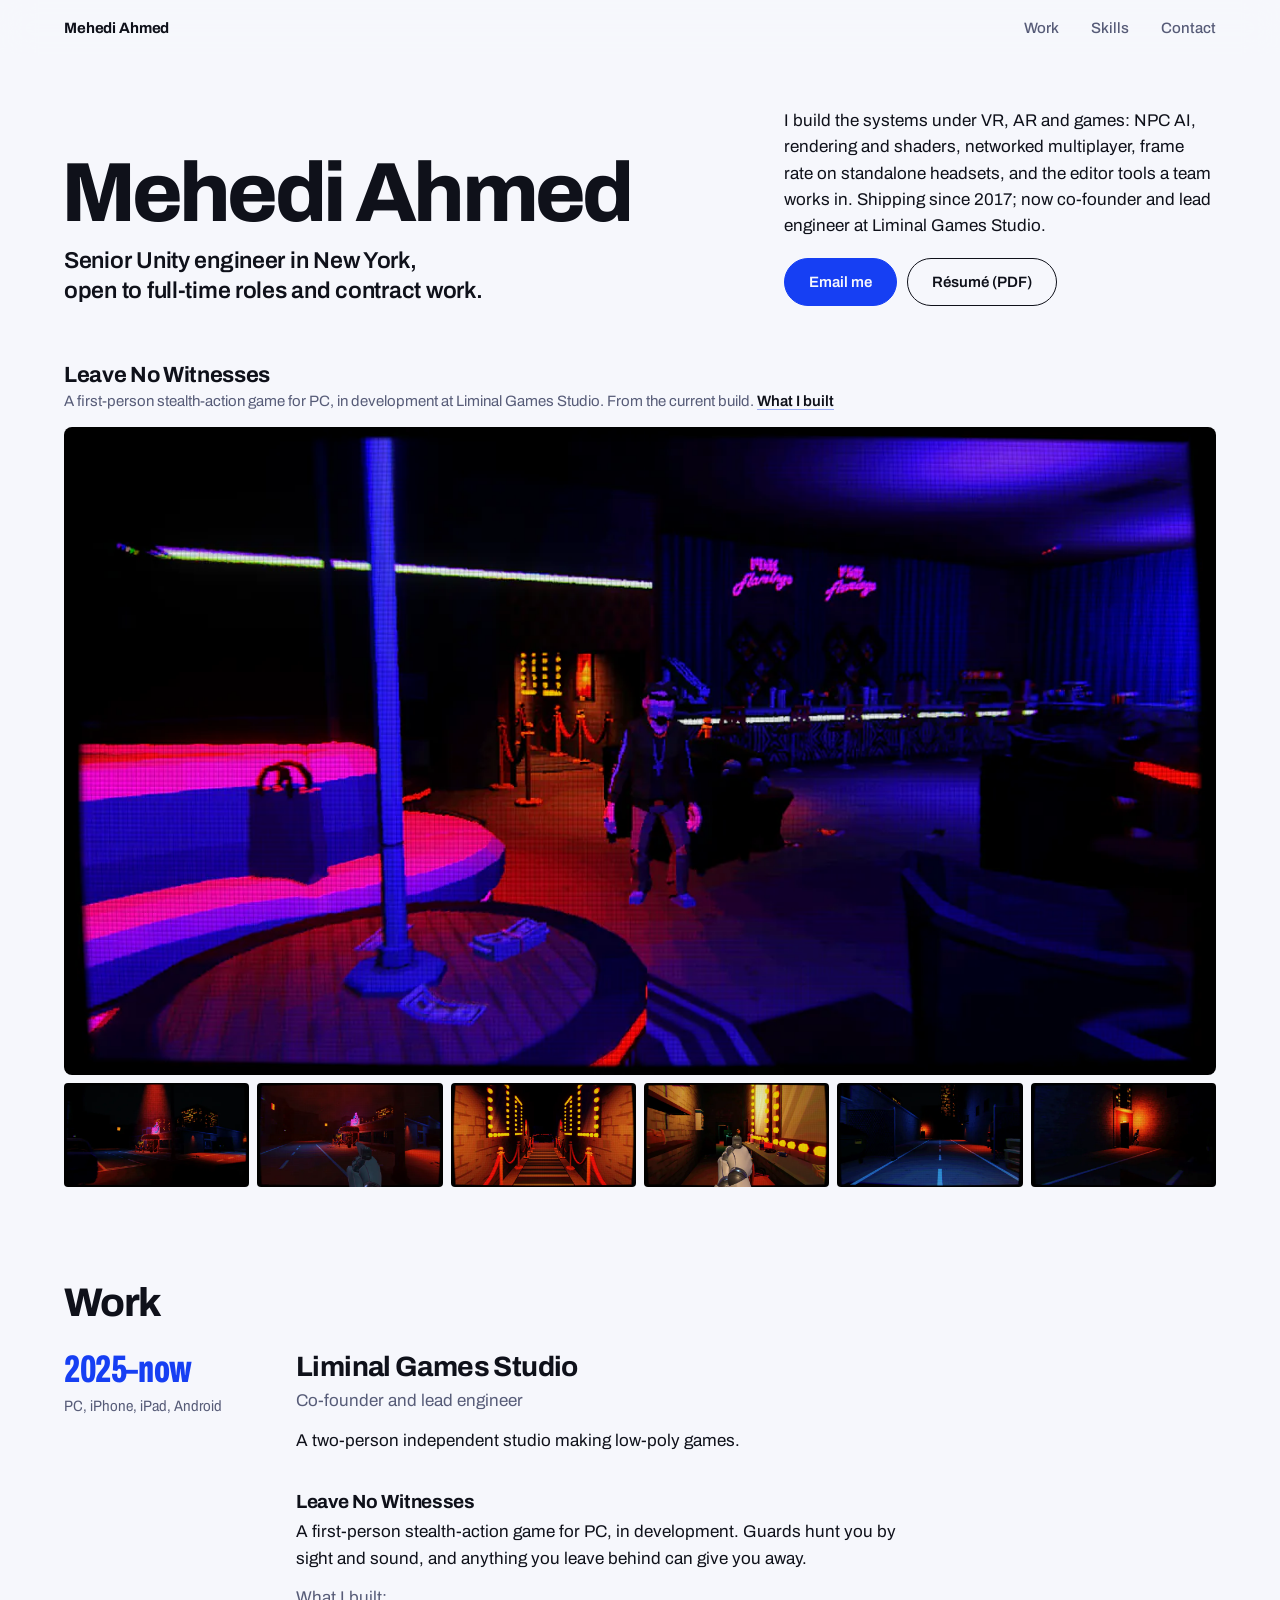
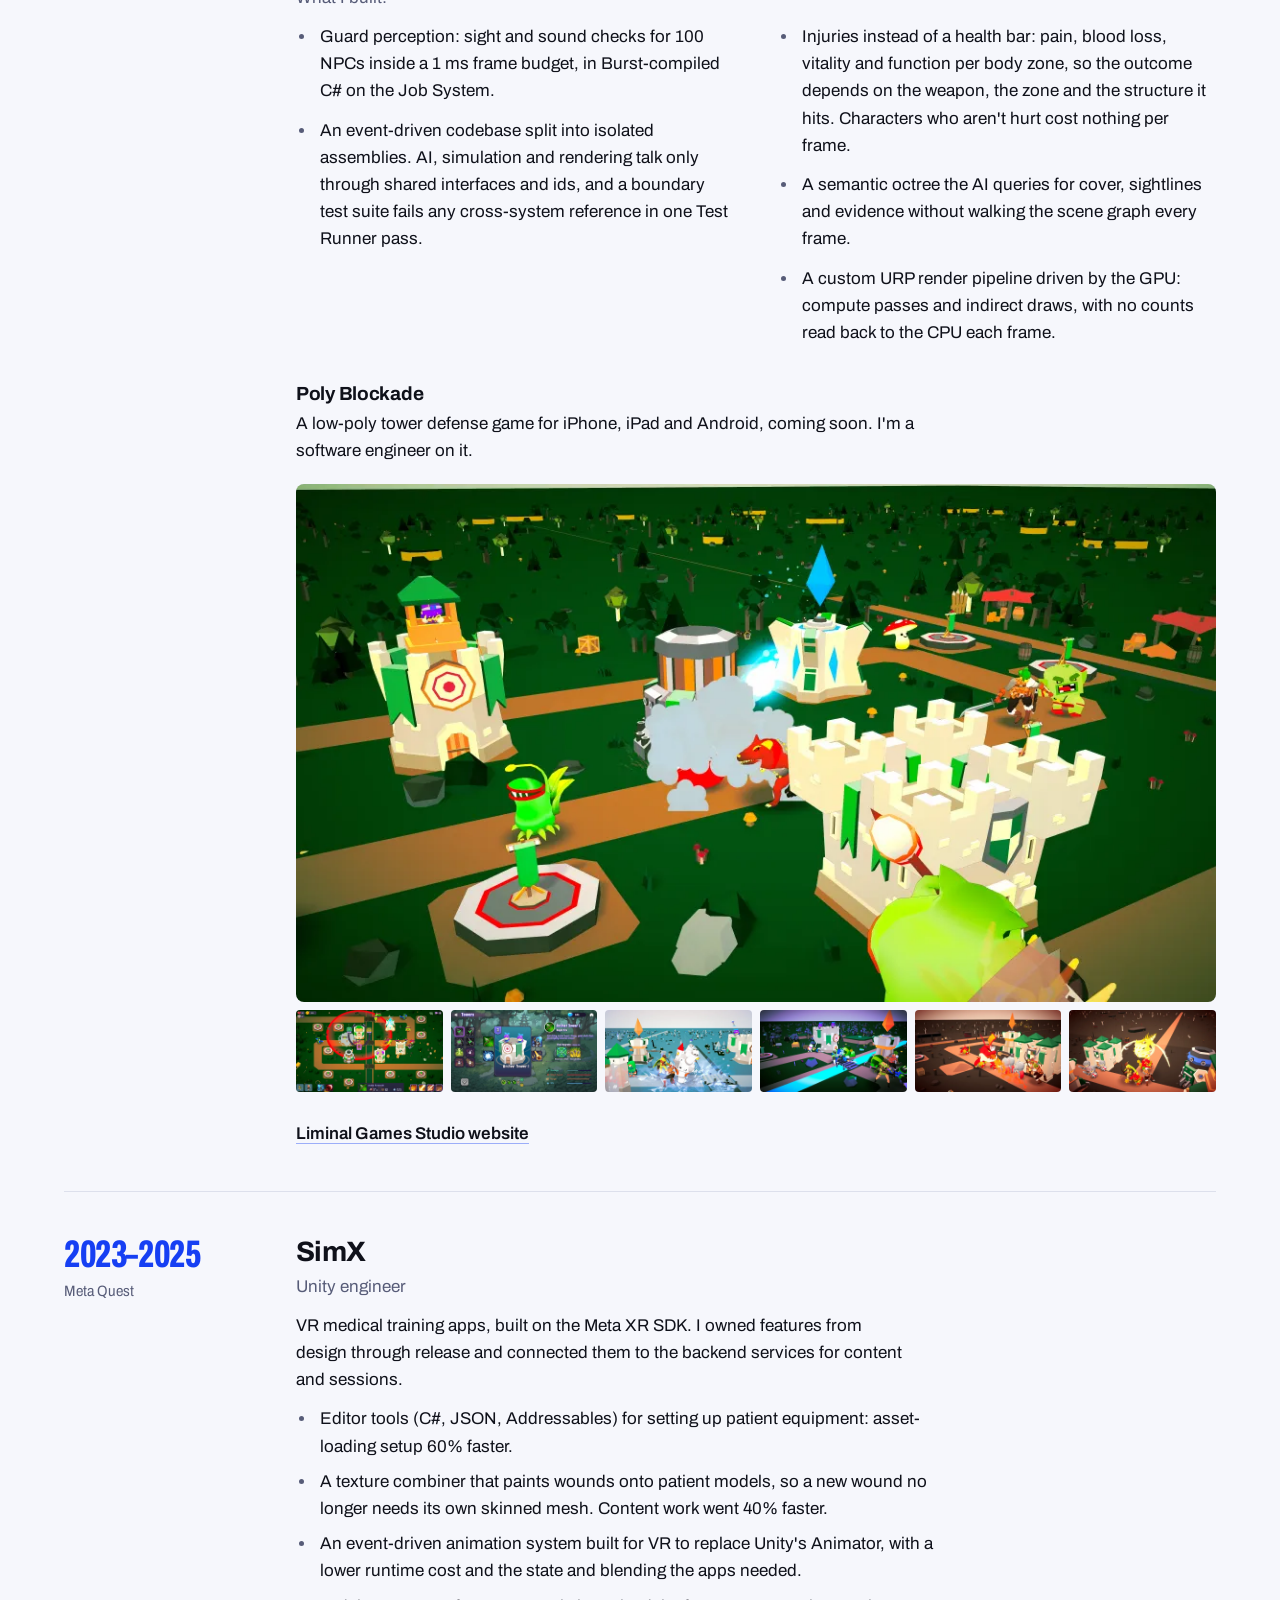
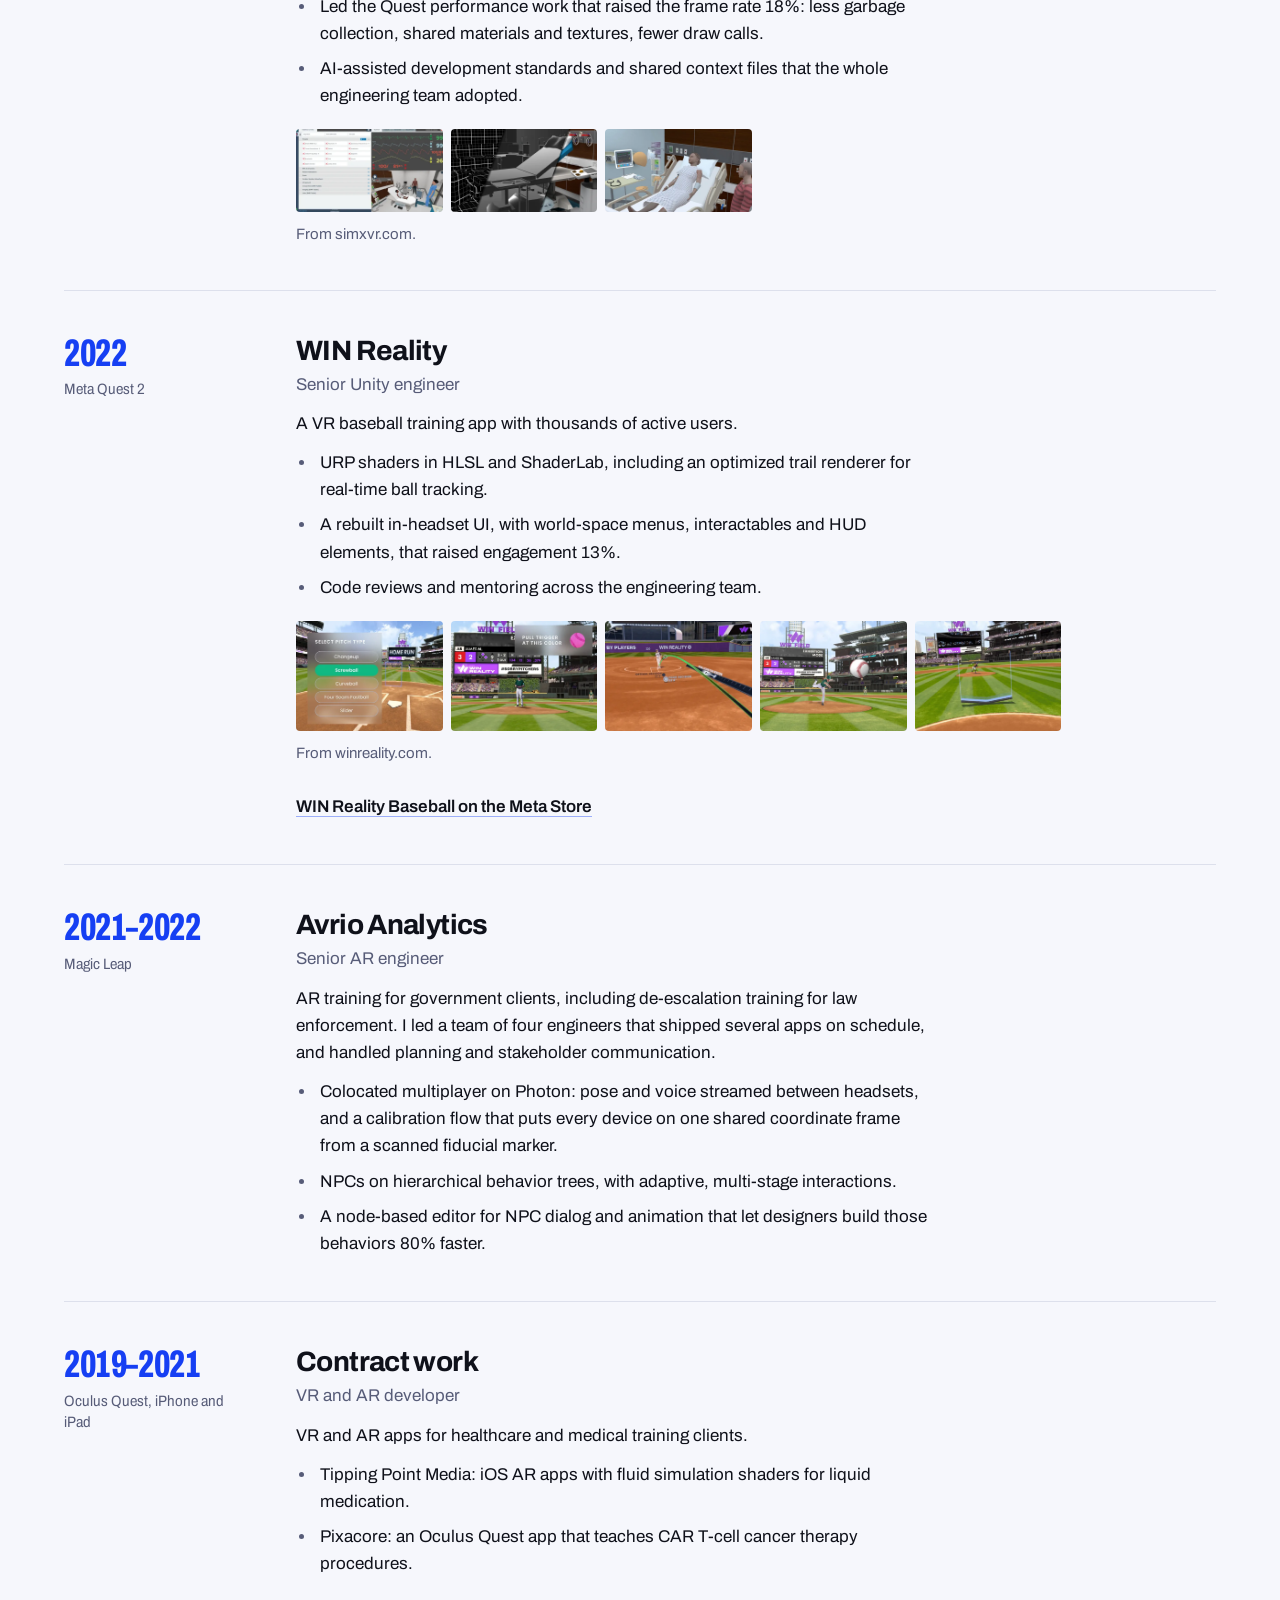
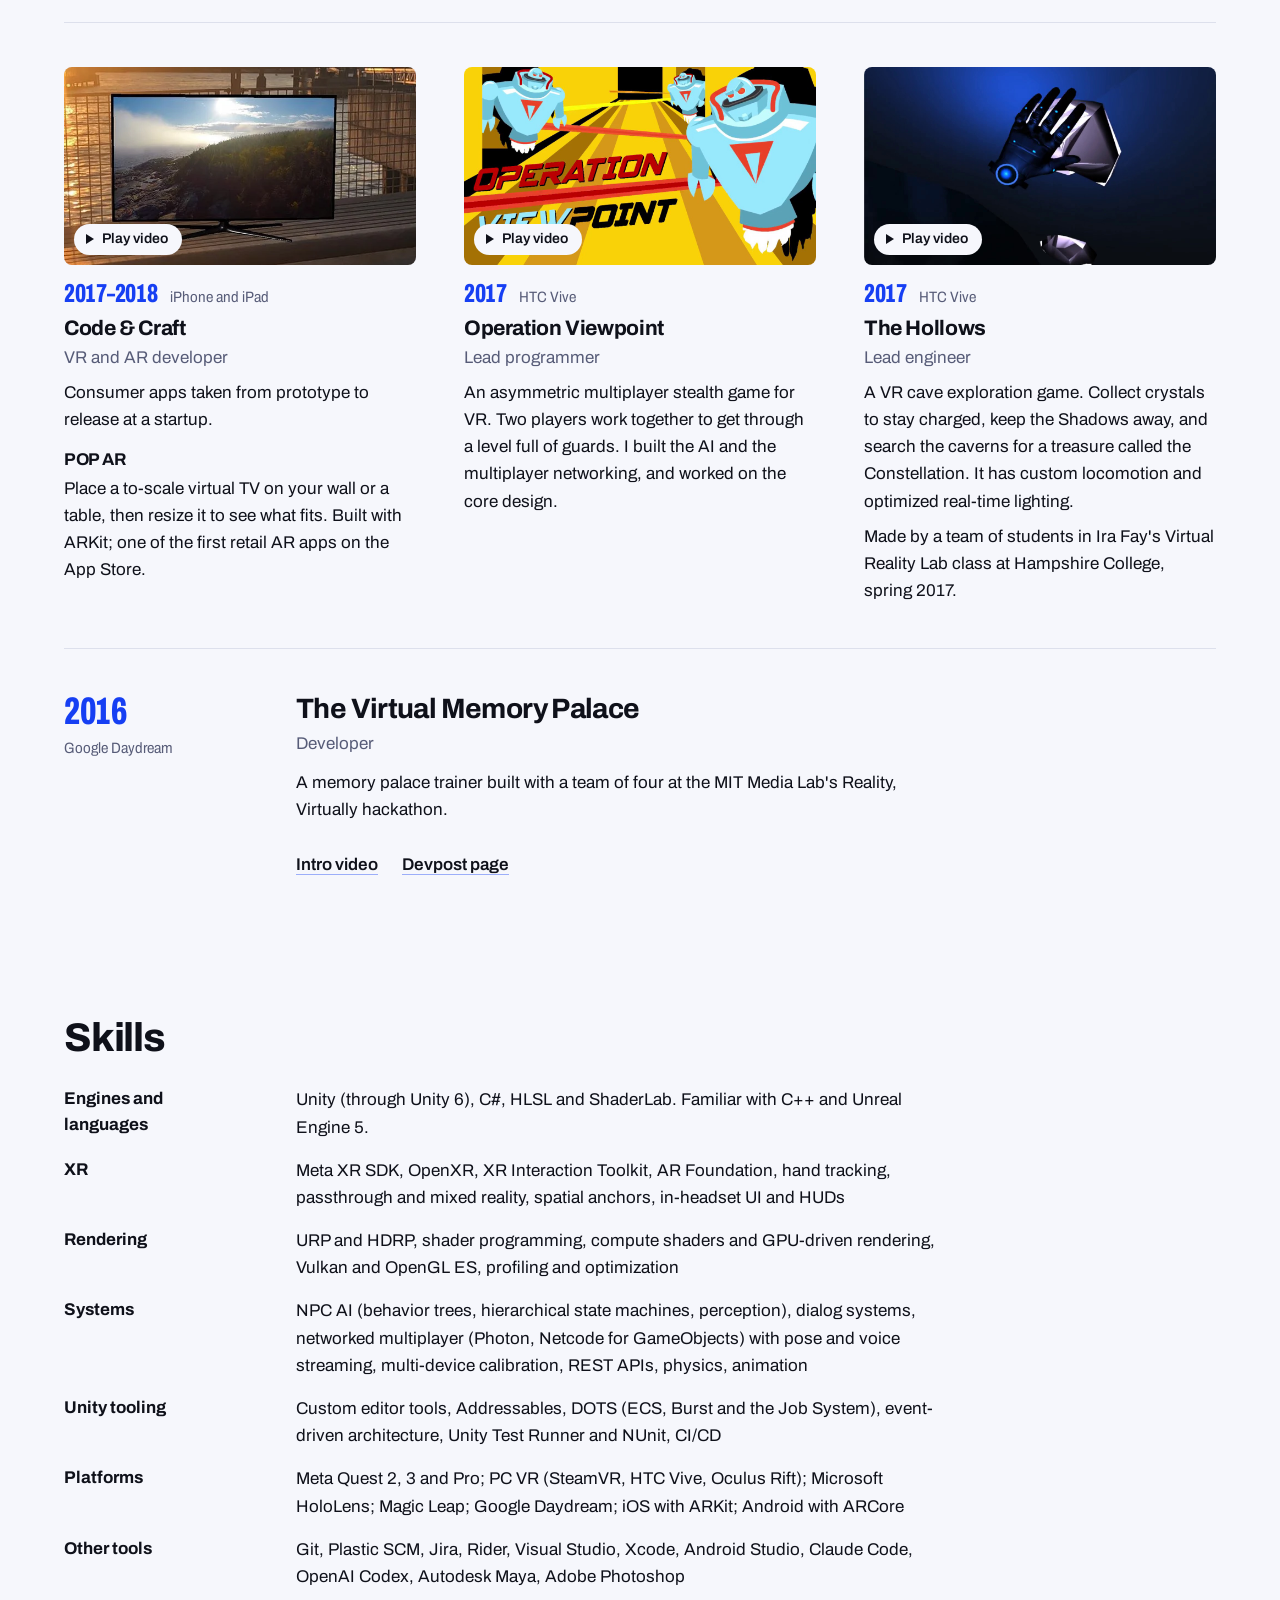
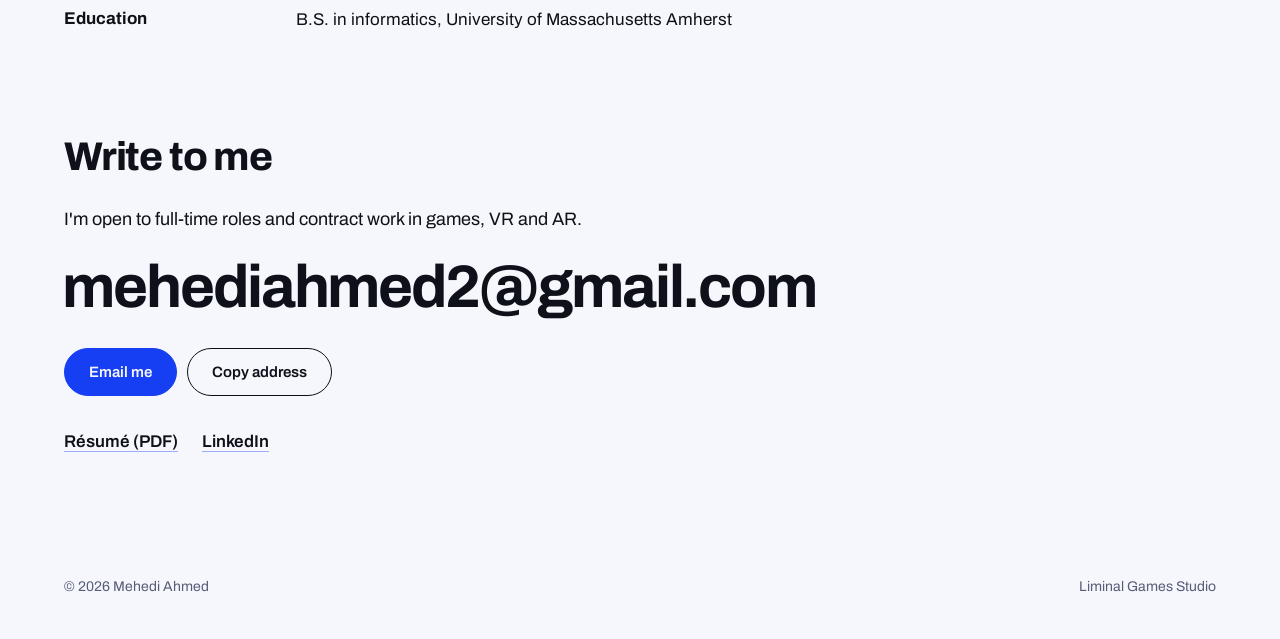
<file: index.html>
<!doctype html>
<html lang="en">
<head>
<meta charset="utf-8">
<meta name="viewport" content="width=device-width, initial-scale=1, viewport-fit=cover">
<title>Mehedi Ahmed, senior Unity engineer</title>
<meta name="description" content="Mehedi Ahmed is a senior Unity engineer in New York who builds games, VR and AR: NPC AI, rendering and shaders, networked multiplayer, performance and editor tools. Co-founder and lead engineer at Liminal Games Studio.">
<meta property="og:type" content="website">
<meta property="og:site_name" content="Mehedi Ahmed">
<meta property="og:title" content="Mehedi Ahmed, senior Unity engineer">
<meta property="og:description" content="Games, VR and AR since 2017. Co-founder and lead engineer at Liminal Games Studio.">
<meta property="og:url" content="https://mehediahmed.com/">
<meta property="og:image" content="https://mehediahmed.com/images/share-1200.jpg">
<meta property="og:image:width" content="1200">
<meta property="og:image:height" content="630">
<meta property="og:image:alt" content="A club floor in Leave No Witnesses, lit pink and blue. A guard stands between a stage pole and the booths, with the bar and two neon signs behind.">
<meta name="twitter:card" content="summary_large_image">
<link rel="canonical" href="https://mehediahmed.com/">
<!-- The icons and theme colors repeat --fg and --bg from styles.css -->
<link rel="icon" href="favicon.ico" sizes="32x32">
<link rel="icon" href="favicon.svg" type="image/svg+xml">
<link rel="apple-touch-icon" href="apple-touch-icon.png">
<meta name="theme-color" content="#f6f7fc" media="(prefers-color-scheme: light)">
<meta name="theme-color" content="#08090f" media="(prefers-color-scheme: dark)">
<link rel="preconnect" href="https://fonts.googleapis.com">
<link rel="preconnect" href="https://fonts.gstatic.com" crossorigin>
<link rel="stylesheet" href="https://fonts.googleapis.com/css2?family=Archivo:wdth,wght@62..125,400..800&display=swap">
<link rel="stylesheet" href="styles.css?v=6">
<!-- Who this page is about, for search engines. No email: it stays out of the raw HTML. -->
<script type="application/ld+json">
{
  "@context": "https://schema.org",
  "@type": "Person",
  "name": "Mehedi Ahmed",
  "url": "https://mehediahmed.com/",
  "jobTitle": "Senior Unity engineer",
  "worksFor": { "@type": "Organization", "name": "Liminal Games Studio", "url": "https://liminalgamesstudio.com/" },
  "address": { "@type": "PostalAddress", "addressLocality": "New York", "addressRegion": "NY", "addressCountry": "US" },
  "alumniOf": { "@type": "CollegeOrUniversity", "name": "University of Massachusetts Amherst" },
  "sameAs": ["https://www.linkedin.com/in/mehedi-ahmed-ba8586bb/"]
}
</script>
</head>
<body>
<header class="site-header">
  <div class="wrap site-header-inner">
    <a class="site-name" href="#top">Mehedi Ahmed</a>
    <nav class="site-nav" aria-label="Sections">
      <ul>
        <li><a href="#work">Work</a></li>
        <li><a href="#skills">Skills</a></li>
        <li><a href="#contact">Contact</a></li>
      </ul>
    </nav>
  </div>
</header>

<div class="wrap">
  <main id="top">
    <section class="intro" aria-labelledby="name">
      <div class="intro-text">
        <div>
          <h1 id="name">Mehedi Ahmed</h1>
          <p class="title">Senior Unity engineer in New York,<br> open to full-time roles and contract work.</p>
        </div>
        <div>
          <p class="lead">I build the systems under VR, AR and games: NPC AI, rendering and shaders, networked multiplayer, frame rate on standalone headsets, and the editor tools a team works in. Shipping since 2017; now co-founder and lead engineer at Liminal Games Studio.</p>
          <div class="actions">
            <a class="btn btn--solid" href="#contact" data-email-link>Email me</a>
            <a class="btn" href="Mehedi_Ahmed_Resume.pdf?v=2">Résumé (PDF)</a>
          </div>
        </div>
      </div>

      <figure class="gallery gallery--lead">
        <figcaption>
          <strong class="gallery-name">Leave No Witnesses</strong>
          A first-person stealth-action game for PC, in development at Liminal Games Studio. From the current build. <a href="#leave-no-witnesses">What I built</a>
        </figcaption>
        <ul class="gallery-shots" data-title="Leave No Witnesses" aria-label="Leave No Witnesses screenshots">
          <li><a href="images/lnw/c05_floor_guard-1920.webp" data-caption="The main floor"><img src="images/lnw/c05_floor_guard-1280.webp" srcset="images/lnw/c05_floor_guard-640.webp 640w, images/lnw/c05_floor_guard-960.webp 960w, images/lnw/c05_floor_guard-1280.webp 1280w, images/lnw/c05_floor_guard-1920.webp 1920w" sizes="(min-width: 78rem) 1152px, 92vw" width="1920" height="1080" fetchpriority="high" decoding="async" alt="A club floor lit pink and blue. A guard stands between a stage pole and the booths, with the bar and two neon signs behind."></a></li>
          <li><a href="images/lnw/c01_street_wide-1920.webp" data-caption="Across the street"><img src="images/lnw/c01_street_wide-640.webp" width="640" height="360" loading="lazy" decoding="async" alt="A street at night, seen past a parked car. Across the road, a red light falls on the club: a pink neon sign over a red awning, and red ropes at the door. Office windows glow in the tower behind."></a></li>
          <li><a href="images/lnw/f01_approach-1920.webp" data-caption="The approach"><img src="images/lnw/f01_approach-640.webp" width="640" height="360" loading="lazy" decoding="async" alt="First-person view down a dark street at night, pistol in hand. Across the road, a neon flamingo sign and a red awning mark the club entrance, with red ropes out front."></a></li>
          <li><a href="images/lnw/c03_queue_corridor-1920.webp" data-caption="The entrance"><img src="images/lnw/c03_queue_corridor-640.webp" width="640" height="360" loading="lazy" decoding="async" alt="The club entrance, a narrow brick passage lined with marquee bulbs. Red ropes run down both sides of a striped carpet into the dark room beyond."></a></li>
          <li><a href="images/lnw/f05_target_aim-1920.webp" data-caption="The dressing room"><img src="images/lnw/f05_target_aim-640.webp" width="640" height="360" loading="lazy" decoding="async" alt="First-person view aiming a pistol down a narrow dressing room. Mirror bulbs line the right wall, and the target stands at the far end, just above the sights."></a></li>
          <li><a href="images/lnw/c09_alley_long-1920.webp" data-caption="The alley"><img src="images/lnw/c09_alley_long-640.webp" width="640" height="360" loading="lazy" decoding="async" alt="A long alley at night in blue light, with a fence and a dumpster on the left. An orange lamp glows over a door far down the left wall, and red light spills across the road on the right."></a></li>
          <li><a href="images/lnw/c08_alley_back_door-1920.webp" data-caption="The back door"><img src="images/lnw/c08_alley_back_door-640.webp" width="640" height="360" loading="lazy" decoding="async" alt="A dark alley at night. A guard steps out of an open back door into the only pool of light, a red lamp on a brick wall."></a></li>
        </ul>
      </figure>
    </section>

    <section class="work" id="work" aria-labelledby="work-title">
      <h2 class="section-title" id="work-title">Work</h2>

      <article class="entry" id="liminal" aria-labelledby="liminal-title">
        <div class="entry-head">
          <h3 id="liminal-title">Liminal Games Studio</h3>
          <p class="role">Co-founder and lead engineer</p>
        </div>
        <p class="when"><span class="years">2025–now</span> <span class="platforms">PC, iPhone, iPad, Android</span></p>
        <div class="entry-body">
          <p>A two-person independent studio making low-poly games.</p>

          <div class="project" id="leave-no-witnesses">
            <h4>Leave No Witnesses</h4>
            <p>A first-person stealth-action game for PC, in development. Guards hunt you by sight and sound, and anything you leave behind can give you away.</p>
            <p class="built">What I built:</p>
            <ul class="points points--pair">
              <li>Guard perception: sight and sound checks for 100 NPCs inside a 1 ms frame budget, in Burst-compiled C# on the Job System.</li>
              <li>An event-driven codebase split into isolated assemblies. AI, simulation and rendering talk only through shared interfaces and ids, and a boundary test suite fails any cross-system reference in one Test Runner pass.</li>
              <li>Injuries instead of a health bar: pain, blood loss, vitality and function per body zone, so the outcome depends on the weapon, the zone and the structure it hits. Characters who aren't hurt cost nothing per frame.</li>
              <li>A semantic octree the AI queries for cover, sightlines and evidence without walking the scene graph every frame.</li>
              <li>A custom URP render pipeline driven by the GPU: compute passes and indirect draws, with no counts read back to the CPU each frame.</li>
            </ul>
          </div>

          <div class="project" id="poly-blockade">
            <h4>Poly Blockade</h4>
            <p>A low-poly tower defense game for iPhone, iPad and Android, coming soon. I'm a software engineer on it.</p>
            <figure class="gallery gallery--lead">
              <ul class="gallery-shots" data-title="Poly Blockade" aria-label="Poly Blockade screenshots">
                <li><a href="images/pb/16-meadow-cinematic-1920.webp" data-caption="The meadow"><img src="images/pb/16-meadow-cinematic-1280.webp" srcset="images/pb/16-meadow-cinematic-640.webp 640w, images/pb/16-meadow-cinematic-960.webp 960w, images/pb/16-meadow-cinematic-1280.webp 1280w, images/pb/16-meadow-cinematic-1920.webp 1920w" sizes="(min-width: 78rem) 920px, (min-width: 52rem) calc(88vw - 11.5rem), calc(100vw - 32px)" width="1920" height="1080" loading="lazy" decoding="async" alt="Towers stand beside dirt roads across a green meadow. A crystal tower fires a blue bolt at a red raptor running through smoke, while a warrior fights a goblin outside the castle walls."></a></li>
                <li><a href="images/pb/06-forest-upgrade-wheel-hud-1920.webp" data-caption="Archer Tower III's upgrades"><img src="images/pb/06-forest-upgrade-wheel-hud-640.webp" width="640" height="360" loading="lazy" decoding="async" alt="Top-down view of a forest level, with towers on pads between dirt roads. The selected Archer Tower III shows its range as a red ring, and its upgrade wheel offers two upgrades, priced 234 and 207. A panel at the bottom gives its attack, range and attack speed."></a></li>
                <li><a href="images/pb/13-towers-screen-1920.webp" data-caption="The Towers screen"><img src="images/pb/13-towers-screen-640.webp" width="640" height="360" loading="lazy" decoding="async" alt="The Towers screen. A card shows Archer Tower I, a fast-firing arrow tower with cheap, quick shots that shred lightly armored creeps. Its upgrade path runs through three levels, then you choose one of two final upgrades: Sharpshooter's Redoubt or Thornveil Volley. Eight towers line the left side, three still locked."></a></li>
                <li><a href="images/pb/02-frozen-castle-monster-1920.webp" data-caption="The snow level"><img src="images/pb/02-frozen-castle-monster-640.webp" width="640" height="360" loading="lazy" decoding="async" alt="A snowy level under a white sky. Ice bursts from the road around a giant monster built like a castle tower, red roof and all, as an archer and a warrior attack it. A hooded rogue waits beside a tower on the left."></a></li>
                <li><a href="images/pb/08-forest-elf-night-bridge-1920.webp" data-caption="The forest at dusk"><img src="images/pb/08-forest-elf-night-bridge-640.webp" width="640" height="360" loading="lazy" decoding="async" alt="A forest level at dusk under a purple sky. A werewolf and a green beetle cross a wooden bridge over a glowing blue river, toward an elf archer and a warrior in the foreground. Two archers keep watch from a tower behind the bridge."></a></li>
                <li><a href="images/pb/10-volcano-dragon-fire-1920.webp" data-caption="The dragon at the gate"><img src="images/pb/10-volcano-dragon-fire-640.webp" width="640" height="360" loading="lazy" decoding="async" alt="A volcanic level of grey ash and dead white trees. A red dragon breathes fire over a line of armored knights holding the castle gate, while an archer draws a bow beside them."></a></li>
                <li><a href="images/pb/01-volcano-bone-dragon-1920.webp" data-caption="The bone dragon"><img src="images/pb/01-volcano-bone-dragon-640.webp" width="640" height="360" loading="lazy" decoding="async" alt="The volcanic level from above. A glowing bone dragon looms over the road near the castle, where knights with shields and two heroes fight small red monsters with spiked maces."></a></li>
              </ul>
            </figure>
          </div>

          <p class="links"><a href="https://liminalgamesstudio.com/">Liminal Games Studio website</a></p>
        </div>
      </article>

      <article class="entry" id="simx" aria-labelledby="simx-title">
        <div class="entry-head">
          <h3 id="simx-title">SimX</h3>
          <p class="role">Unity engineer</p>
        </div>
        <p class="when"><span class="years">2023–2025</span> <span class="platforms">Meta Quest</span></p>
        <div class="entry-body">
          <p>VR medical training apps, built on the Meta XR SDK. I owned features from design through release and connected them to the backend services for content and sessions.</p>
          <ul class="points">
            <li>Editor tools (C#, JSON, Addressables) for setting up patient equipment: asset-loading setup 60% faster.</li>
            <li>A texture combiner that paints wounds onto patient models, so a new wound no longer needs its own skinned mesh. Content work went 40% faster.</li>
            <li>An event-driven animation system built for VR to replace Unity's Animator, with a lower runtime cost and the state and blending the apps needed.</li>
            <li>Led the Quest performance work that raised the frame rate 18%: less garbage collection, shared materials and textures, fewer draw calls.</li>
            <li>AI-assisted development standards and shared context files that the whole engineering team adopted.</li>
          </ul>
          <figure class="gallery">
            <ul class="gallery-shots" data-title="SimX" aria-label="SimX screenshots">
              <li><a href="images/simx/instructor-view-658.webp" data-caption="The instructor view" data-widths="640 658"><img src="images/simx/instructor-view-640.webp" width="640" height="360" loading="lazy" decoding="async" alt="SimX's instructor screen. On the left, a list of case presets such as Pneumonia, Asthma, Croup and Cardiac Arrest. On the right, a vitals monitor with live waveforms above the virtual room, where a child lies in a hospital bed with a clinician in blue scrubs and a man in a striped shirt beside it."></a></li>
              <li><a href="images/simx/hospital-bay-1400.webp" data-caption="A hospital bay" data-widths="640 960 1400"><img src="images/simx/hospital-bay-640.webp" width="640" height="360" loading="lazy" decoding="async" alt="A hospital bay drawn three ways, left to right: as a wireframe, as plain gray models, and fully textured. A stretcher stands in the middle beside a tray holding a stethoscope, with IV poles and wall-mounted suction canisters behind."></a></li>
              <li><a href="images/simx/patient-room-944.webp" data-caption="A patient room" data-widths="640 944"><img src="images/simx/patient-room-640.webp" width="640" height="360" loading="lazy" decoding="async" alt="A virtual hospital room. A patient in a gown lies in bed with a bandaged wrist, beside a vitals monitor, an infusion pump and a side table with a stethoscope. A man in a striped shirt stands at the bedside, and an avatar's floating head and hands hover near the monitor."></a></li>
            </ul>
            <figcaption>From simxvr.com.</figcaption>
          </figure>
        </div>
      </article>

      <article class="entry" id="win-reality" aria-labelledby="win-title">
        <div class="entry-head">
          <h3 id="win-title">WIN Reality</h3>
          <p class="role">Senior Unity engineer</p>
        </div>
        <p class="when"><span class="years">2022</span> <span class="platforms">Meta Quest 2</span></p>
        <div class="entry-body">
          <p>A VR baseball training app with thousands of active users.</p>
          <ul class="points">
            <li>URP shaders in HLSL and ShaderLab, including an optimized trail renderer for real-time ball tracking.</li>
            <li>A rebuilt in-headset UI, with world-space menus, interactables and HUD elements, that raised engagement 13%.</li>
            <li>Code reviews and mentoring across the engineering team.</li>
          </ul>
          <figure class="gallery">
            <ul class="gallery-shots" data-title="WIN Reality" data-widths="640 764" aria-label="WIN Reality screenshots">
              <li><a href="images/win/pitch-menu-764.webp" data-caption="Pitch selection"><img src="images/win/pitch-menu-640.webp" width="640" height="481" loading="lazy" decoding="async" alt="A pitch-type menu hangs in the air beside home plate in a ballpark, listing Changeup, Screwball, Curveball, Four Seam Fastball and Slider, with Screwball selected."></a></li>
              <li><a href="images/win/prompt-764.webp" data-caption="Trigger prompt"><img src="images/win/prompt-640.webp" width="640" height="481" loading="lazy" decoding="async" alt="The batter's view of the pitcher in a full stadium, with the count on the scoreboard and a panel that reads Pull trigger at this color beside a pink ball."></a></li>
              <li><a href="images/win/decision-timing-764.webp" data-caption="Decision timing"><img src="images/win/decision-timing-640.webp" width="640" height="481" loading="lazy" decoding="async" alt="On a softball field, a pitch is drawn as a green curve from the pitcher toward the batter, beside a bar marking the optimal recognition window. Markers show the optimal decision at 27 feet 7 inches and the batter's decision at 23 feet 6 inches."></a></li>
              <li><a href="images/win/pitch-764.webp" data-caption="The pitch"><img src="images/win/pitch-640.webp" width="640" height="479" loading="lazy" decoding="async" alt="A baseball almost on the batter as the pitcher follows through, under a scoreboard that reads Exhibition Mode with a 3–2 count and one out."></a></li>
              <li><a href="images/win/strike-zone-764.webp" data-caption="The strike zone"><img src="images/win/strike-zone-640.webp" width="640" height="481" loading="lazy" decoding="async" alt="The pitcher mid-delivery, seen from behind home plate through a translucent blue frame that marks the strike zone."></a></li>
            </ul>
            <figcaption>From winreality.com.</figcaption>
          </figure>
          <p class="links"><a href="https://www.meta.com/experiences/win-reality-baseball/3172399986210688/">WIN Reality Baseball on the Meta Store</a></p>
        </div>
      </article>

      <article class="entry" id="avrio" aria-labelledby="avrio-title">
        <div class="entry-head">
          <h3 id="avrio-title">Avrio Analytics</h3>
          <p class="role">Senior AR engineer</p>
        </div>
        <p class="when"><span class="years">2021–2022</span> <span class="platforms">Magic Leap</span></p>
        <div class="entry-body">
          <p>AR training for government clients, including de-escalation training for law enforcement. I led a team of four engineers that shipped several apps on schedule, and handled planning and stakeholder communication.</p>
          <ul class="points">
            <li>Colocated multiplayer on Photon: pose and voice streamed between headsets, and a calibration flow that puts every device on one shared coordinate frame from a scanned fiducial marker.</li>
            <li>NPCs on hierarchical behavior trees, with adaptive, multi-stage interactions.</li>
            <li>A node-based editor for NPC dialog and animation that let designers build those behaviors 80% faster.</li>
          </ul>
        </div>
      </article>

      <article class="entry" id="contract" aria-labelledby="contract-title">
        <div class="entry-head">
          <h3 id="contract-title">Contract work</h3>
          <p class="role">VR and AR developer</p>
        </div>
        <p class="when"><span class="years">2019–2021</span> <span class="platforms">Oculus Quest, iPhone and iPad</span></p>
        <div class="entry-body">
          <p>VR and AR apps for healthcare and medical training clients.</p>
          <ul class="points">
            <li>Tipping Point Media: iOS AR apps with fluid simulation shaders for liquid medication.</li>
            <li>Pixacore: an Oculus Quest app that teaches CAR T-cell cancer therapy procedures.</li>
          </ul>
        </div>
      </article>

      <!-- The 2017–18 games, three side by side. Each poster is a direct child
           of its entry so the grid can place it; POP AR's carries the pop-ar
           id, so the old /pop-ar link lands on the poster, not below it. -->
      <div class="reel">
        <article class="entry" id="code-and-craft" aria-labelledby="cc-title">
          <div class="entry-head">
            <h3 id="cc-title">Code &amp; Craft</h3>
            <p class="role">VR and AR developer</p>
          </div>
          <p class="when"><span class="years">2017–2018</span> <span class="platforms">iPhone and iPad</span></p>
          <div class="media" id="pop-ar">
            <a class="video" href="https://www.youtube.com/watch?v=D3bcW_oqPOc" data-video="D3bcW_oqPOc" data-title="POP AR demo video">
              <img src="images/pop-ar.webp" width="640" height="640" loading="lazy" decoding="async" alt="A virtual TV standing on a bench by the water, with the Manhattan skyline behind it at sunset.">
              <span class="video-play">Play video</span>
            </a>
          </div>
          <div class="entry-body">
            <p>Consumer apps taken from prototype to release at a startup.</p>
            <div class="project">
              <h4>POP AR</h4>
              <p>Place a to-scale virtual TV on your wall or a table, then resize it to see what fits. Built with ARKit; one of the first retail AR apps on the App Store.</p>
            </div>
          </div>
        </article>

        <article class="entry" id="operation-viewpoint" aria-labelledby="ov-title">
          <div class="entry-head">
            <h3 id="ov-title">Operation Viewpoint</h3>
            <p class="role">Lead programmer</p>
          </div>
          <p class="when"><span class="years">2017</span> <span class="platforms">HTC Vive</span></p>
          <div class="media">
            <a class="video" href="https://www.youtube.com/watch?v=XZuwyQmZN5Q" data-video="XZuwyQmZN5Q" data-title="Operation Viewpoint gameplay video">
              <img src="images/operation-viewpoint.jpg" width="1280" height="720" loading="lazy" decoding="async" alt="The Operation Viewpoint title card: cartoon robot guards over a yellow corridor crossed by red laser beams.">
              <span class="video-play">Play video</span>
            </a>
          </div>
          <div class="entry-body">
            <p>An asymmetric multiplayer stealth game for VR. Two players work together to get through a level full of guards. I built the AI and the multiplayer networking, and worked on the core design.</p>
          </div>
        </article>

        <article class="entry" id="the-hollows" aria-labelledby="hollows-title">
          <div class="entry-head">
            <h3 id="hollows-title">The Hollows</h3>
            <p class="role">Lead engineer</p>
          </div>
          <p class="when"><span class="years">2017</span> <span class="platforms">HTC Vive</span></p>
          <div class="media">
            <a class="video" href="https://www.youtube.com/watch?v=Er4qojVULXY" data-video="Er4qojVULXY" data-title="The Hollows gameplay video">
              <img src="images/the-hollows.jpg" width="1280" height="720" loading="lazy" decoding="async" alt="A gloved hand with glowing blue lights reaches for a large crystal in a dark blue cave.">
              <span class="video-play">Play video</span>
            </a>
          </div>
          <div class="entry-body">
            <p>A VR cave exploration game. Collect crystals to stay charged, keep the Shadows away, and search the caverns for a treasure called the Constellation. It has custom locomotion and optimized real-time lighting.</p>
            <p>Made by a team of students in Ira Fay's Virtual Reality Lab class at Hampshire College, spring 2017.</p>
          </div>
        </article>
      </div>

      <article class="entry" id="the-virtual-memory-palace" aria-labelledby="vmp-title">
        <div class="entry-head">
          <h3 id="vmp-title">The Virtual Memory Palace</h3>
          <p class="role">Developer</p>
        </div>
        <p class="when"><span class="years">2016</span> <span class="platforms">Google Daydream</span></p>
        <div class="entry-body">
          <p>A memory palace trainer built with a team of four at the MIT Media Lab's Reality, Virtually hackathon.</p>
          <p class="links">
            <a href="https://www.youtube.com/watch?v=EA1gDCJ9OtI">Intro video</a>
            <a href="https://devpost.com/software/the-virtual-memory-palace">Devpost page</a>
          </p>
        </div>
      </article>
    </section>

    <section class="skills" id="skills" aria-labelledby="skills-title">
      <h2 class="section-title" id="skills-title">Skills</h2>
      <dl>
        <dt>Engines and languages</dt>
        <dd>Unity (through Unity 6), C#, HLSL and ShaderLab. Familiar with C++ and Unreal Engine 5.</dd>
        <dt>XR</dt>
        <dd>Meta XR SDK, OpenXR, XR Interaction Toolkit, AR Foundation, hand tracking, passthrough and mixed reality, spatial anchors, in-headset UI and HUDs</dd>
        <dt>Rendering</dt>
        <dd>URP and HDRP, shader programming, compute shaders and GPU-driven rendering, Vulkan and OpenGL ES, profiling and optimization</dd>
        <dt>Systems</dt>
        <dd>NPC AI (behavior trees, hierarchical state machines, perception), dialog systems, networked multiplayer (Photon, Netcode for GameObjects) with pose and voice streaming, multi-device calibration, REST APIs, physics, animation</dd>
        <dt>Unity tooling</dt>
        <dd>Custom editor tools, Addressables, DOTS (ECS, Burst and the Job System), event-driven architecture, Unity Test Runner and NUnit, CI/CD</dd>
        <dt>Platforms</dt>
        <dd>Meta Quest 2, 3 and Pro; PC VR (SteamVR, HTC Vive, Oculus Rift); Microsoft HoloLens; Magic Leap; Google Daydream; iOS with ARKit; Android with ARCore</dd>
        <dt>Other tools</dt>
        <dd>Git, Plastic SCM, Jira, Rider, Visual Studio, Xcode, Android Studio, Claude Code, OpenAI Codex, Autodesk Maya, Adobe Photoshop</dd>
        <dt>Education</dt>
        <dd>B.S. in informatics, University of Massachusetts Amherst</dd>
      </dl>
    </section>

    <section class="contact" id="contact" aria-labelledby="contact-title">
      <h2 class="section-title" id="contact-title">Write to me</h2>
      <p class="contact-intro">I'm open to full-time roles and contract work in games, VR and AR.</p>
      <span class="contact-address" id="email-address" data-user="mehediahmed2" data-domain="gmail.com">mehediahmed2 at gmail.com</span>
      <div class="actions">
        <a class="btn btn--solid" href="#contact" data-email-link>Email me</a>
        <button class="btn" id="copy-email" type="button" hidden>Copy address</button>
        <span class="copy-status" id="copy-status" aria-live="polite"></span>
      </div>
      <p class="links">
        <a href="Mehedi_Ahmed_Resume.pdf?v=2">Résumé (PDF)</a>
        <a href="https://www.linkedin.com/in/mehedi-ahmed-ba8586bb/">LinkedIn</a>
      </p>
    </section>
  </main>

  <footer class="site-footer">
    <span>&copy; 2026 Mehedi Ahmed</span>
    <a href="https://liminalgamesstudio.com/">Liminal Games Studio</a>
  </footer>
</div>

<!-- The screenshot viewer. The script fills it from whichever gallery was
     opened; without the script, each thumbnail links to the full-size image. -->
<dialog class="viewer" id="viewer" aria-labelledby="viewer-title">
  <div class="viewer-bar">
    <p class="viewer-title" id="viewer-title"></p>
    <button class="viewer-close" type="button">Close</button>
  </div>
  <ul class="viewer-track"></ul>
  <button class="viewer-step viewer-step--prev" type="button" data-step="-1"><span class="visually-hidden">Previous screenshot</span></button>
  <button class="viewer-step viewer-step--next" type="button" data-step="1"><span class="visually-hidden">Next screenshot</span></button>
  <p class="viewer-status" aria-live="polite"><span class="viewer-caption"></span> <span class="viewer-count"></span></p>
</dialog>

<script>
  (function () {
    // ---- Contact ----
    // The address is assembled here so scrapers reading the raw HTML never see it whole.
    var addressEl = document.getElementById('email-address');
    var address = addressEl.dataset.user + '@' + addressEl.dataset.domain;
    addressEl.textContent = address;
    document.querySelectorAll('[data-email-link]').forEach(function (link) {
      link.href = 'mailto:' + address;
    });

    // The copy button starts hidden, so it never shows on a page that can't run it
    var copyButton = document.getElementById('copy-email');
    var copyStatus = document.getElementById('copy-status');
    copyButton.hidden = false;

    function selectAddress() {
      var range = document.createRange();
      range.selectNodeContents(addressEl);
      var selection = window.getSelection();
      selection.removeAllRanges();
      selection.addRange(range);
      copyStatus.textContent = 'Address selected. Copy it from here.';
    }

    copyButton.addEventListener('click', function () {
      if (!navigator.clipboard || !navigator.clipboard.writeText) {
        selectAddress();
        return;
      }
      navigator.clipboard.writeText(address).then(function () {
        copyStatus.textContent = 'Address copied.';
      }, selectAddress);
    });

    // ---- Videos ----
    // Each video starts as a poster frame that links to YouTube. Pressing it
    // loads the player in its place, so nothing from YouTube loads until a
    // visitor asks for it. Modified clicks still open YouTube in a new tab.
    document.querySelectorAll('.video[data-video]').forEach(function (link) {
      link.addEventListener('click', function (event) {
        if (event.button !== 0 || event.metaKey || event.ctrlKey || event.shiftKey) return;
        event.preventDefault();
        var player = document.createElement('iframe');
        player.src = 'https://www.youtube-nocookie.com/embed/' + link.dataset.video + '?autoplay=1';
        player.title = link.dataset.title;
        player.allow = 'autoplay; encrypted-media; picture-in-picture; fullscreen';
        player.allowFullscreen = true;
        link.replaceWith(player);
        player.focus();
      });
    });

    // ---- Screenshot viewer ----
    // Pressing a screenshot opens every screenshot in its gallery full
    // screen, titled with the gallery's data-title. Swipe, the arrow keys or
    // the buttons move through them. Modified clicks still open the image
    // itself in a new tab.
    var viewer = document.getElementById('viewer');
    var track = viewer.querySelector('.viewer-track');
    var title = viewer.querySelector('.viewer-title');
    var caption = viewer.querySelector('.viewer-caption');
    var count = viewer.querySelector('.viewer-count');
    var prev = viewer.querySelector('.viewer-step--prev');
    var next = viewer.querySelector('.viewer-step--next');
    // Each screenshot is saved in several widths, named <name>-<width>.webp,
    // and its thumbnail links to the largest. The widths come from data-widths
    // on the link, else on its gallery list, else the Liminal site's four.
    var defaultWidths = '640 960 1280 1920';
    var shots = [];
    var shown = -1;
    var opener = null;

    function slideFor(link, list) {
      var thumb = link.querySelector('img');
      var width = thumb.getAttribute('width');
      var height = thumb.getAttribute('height');
      var href = link.getAttribute('href');
      var base = href.replace(/-\d+\.webp$/, '');
      var widths = (link.dataset.widths || list.dataset.widths || defaultWidths).trim().split(/\s+/);
      var img = document.createElement('img');
      img.srcset = widths.map(function (w) { return base + '-' + w + '.webp ' + w + 'w'; }).join(', ');
      img.sizes = '100vw';
      img.src = href;
      img.width = width;
      img.height = height;
      img.alt = thumb.alt;
      img.loading = 'lazy';
      img.decoding = 'async';
      img.style.setProperty('--ratio', width / height);
      // Never shown wider than the largest file, so small images stay sharp
      img.style.setProperty('--max-width', Math.max.apply(null, widths) + 'px');
      var slide = document.createElement('li');
      slide.className = 'viewer-slide';
      slide.append(img);
      return slide;
    }

    function show(index) {
      if (index === shown) return;
      shown = index;
      caption.textContent = shots[index].dataset.caption;
      count.textContent = (index + 1) + ' of ' + shots.length;
      prev.setAttribute('aria-disabled', index === 0);
      next.setAttribute('aria-disabled', index === shots.length - 1);
      Array.prototype.forEach.call(track.children, function (slide, i) {
        slide.setAttribute('aria-hidden', i !== index);
        // Load the neighbors too, so the next swipe lands on a finished image
        if (Math.abs(i - index) <= 1) slide.firstChild.loading = 'eager';
      });
    }

    function go(index) {
      if (index < 0 || index >= shots.length) return;
      track.scrollTo({ left: index * track.clientWidth });
    }

    function open(list, index, link) {
      shots = Array.prototype.slice.call(list.querySelectorAll('a'));
      opener = link;
      shown = -1;
      title.textContent = list.dataset.title || '';
      track.replaceChildren.apply(track, shots.map(function (shot) { return slideFor(shot, list); }));
      viewer.showModal();
      track.scrollTo({ left: index * track.clientWidth, behavior: 'instant' });
      show(index);
    }

    document.querySelectorAll('.gallery-shots').forEach(function (list) {
      list.querySelectorAll('a').forEach(function (link, index) {
        link.addEventListener('click', function (event) {
          if (event.button !== 0 || event.metaKey || event.ctrlKey || event.shiftKey || event.altKey) return;
          event.preventDefault();
          open(list, index, link);
        });
      });
    });

    track.addEventListener('scroll', function () {
      // A scroll can still land just after the viewer closes
      if (!viewer.open) return;
      show(Math.round(track.scrollLeft / track.clientWidth));
    }, { passive: true });
    prev.addEventListener('click', function () { go(shown - 1); });
    next.addEventListener('click', function () { go(shown + 1); });
    viewer.querySelector('.viewer-close').addEventListener('click', function () { viewer.close(); });
    // Pressing the dark space around a screenshot closes the viewer
    track.addEventListener('click', function (event) {
      if (event.target.classList.contains('viewer-slide')) viewer.close();
    });
    viewer.addEventListener('keydown', function (event) {
      var to = { ArrowLeft: shown - 1, ArrowRight: shown + 1, Home: 0, End: shots.length - 1 }[event.key];
      if (to === undefined) return;
      event.preventDefault();
      go(to);
    });
    viewer.addEventListener('close', function () {
      track.replaceChildren();
      if (opener) opener.focus();
    });
  })();
</script>
</body>
</html>
</file>
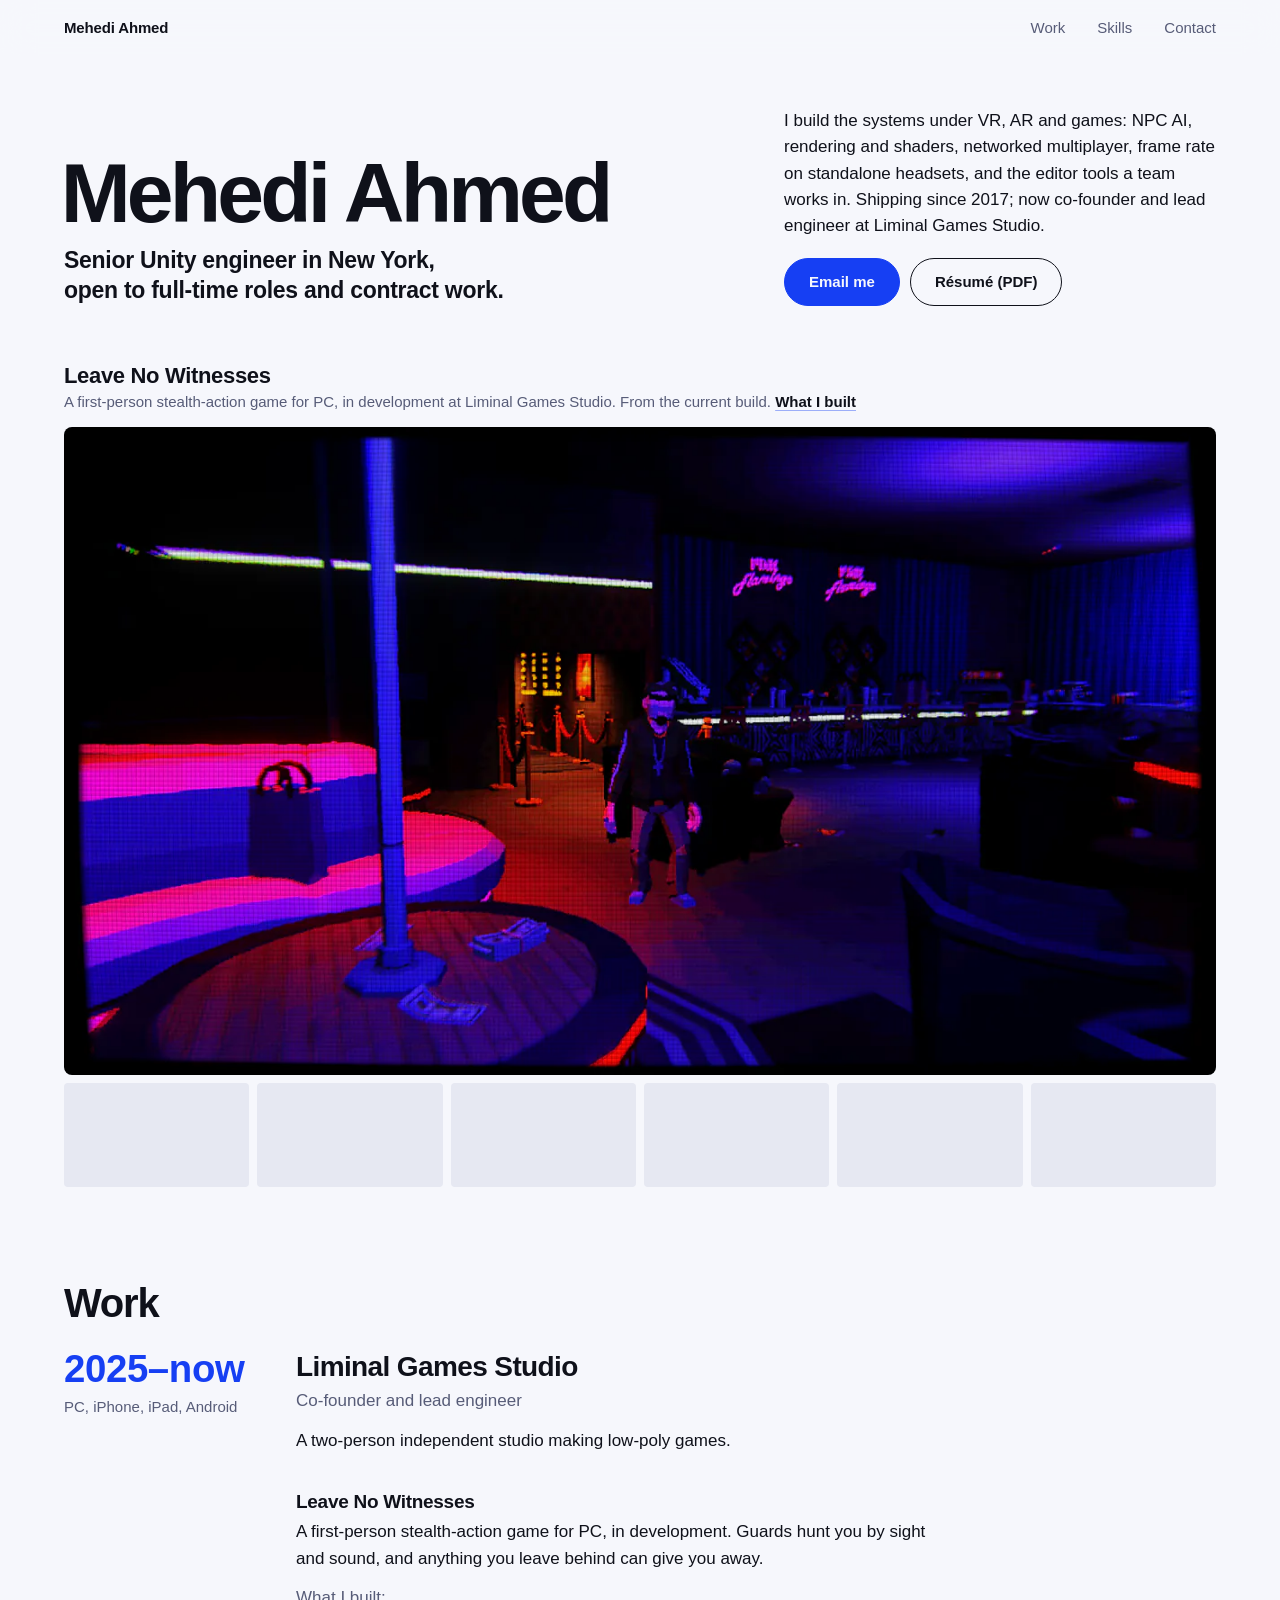
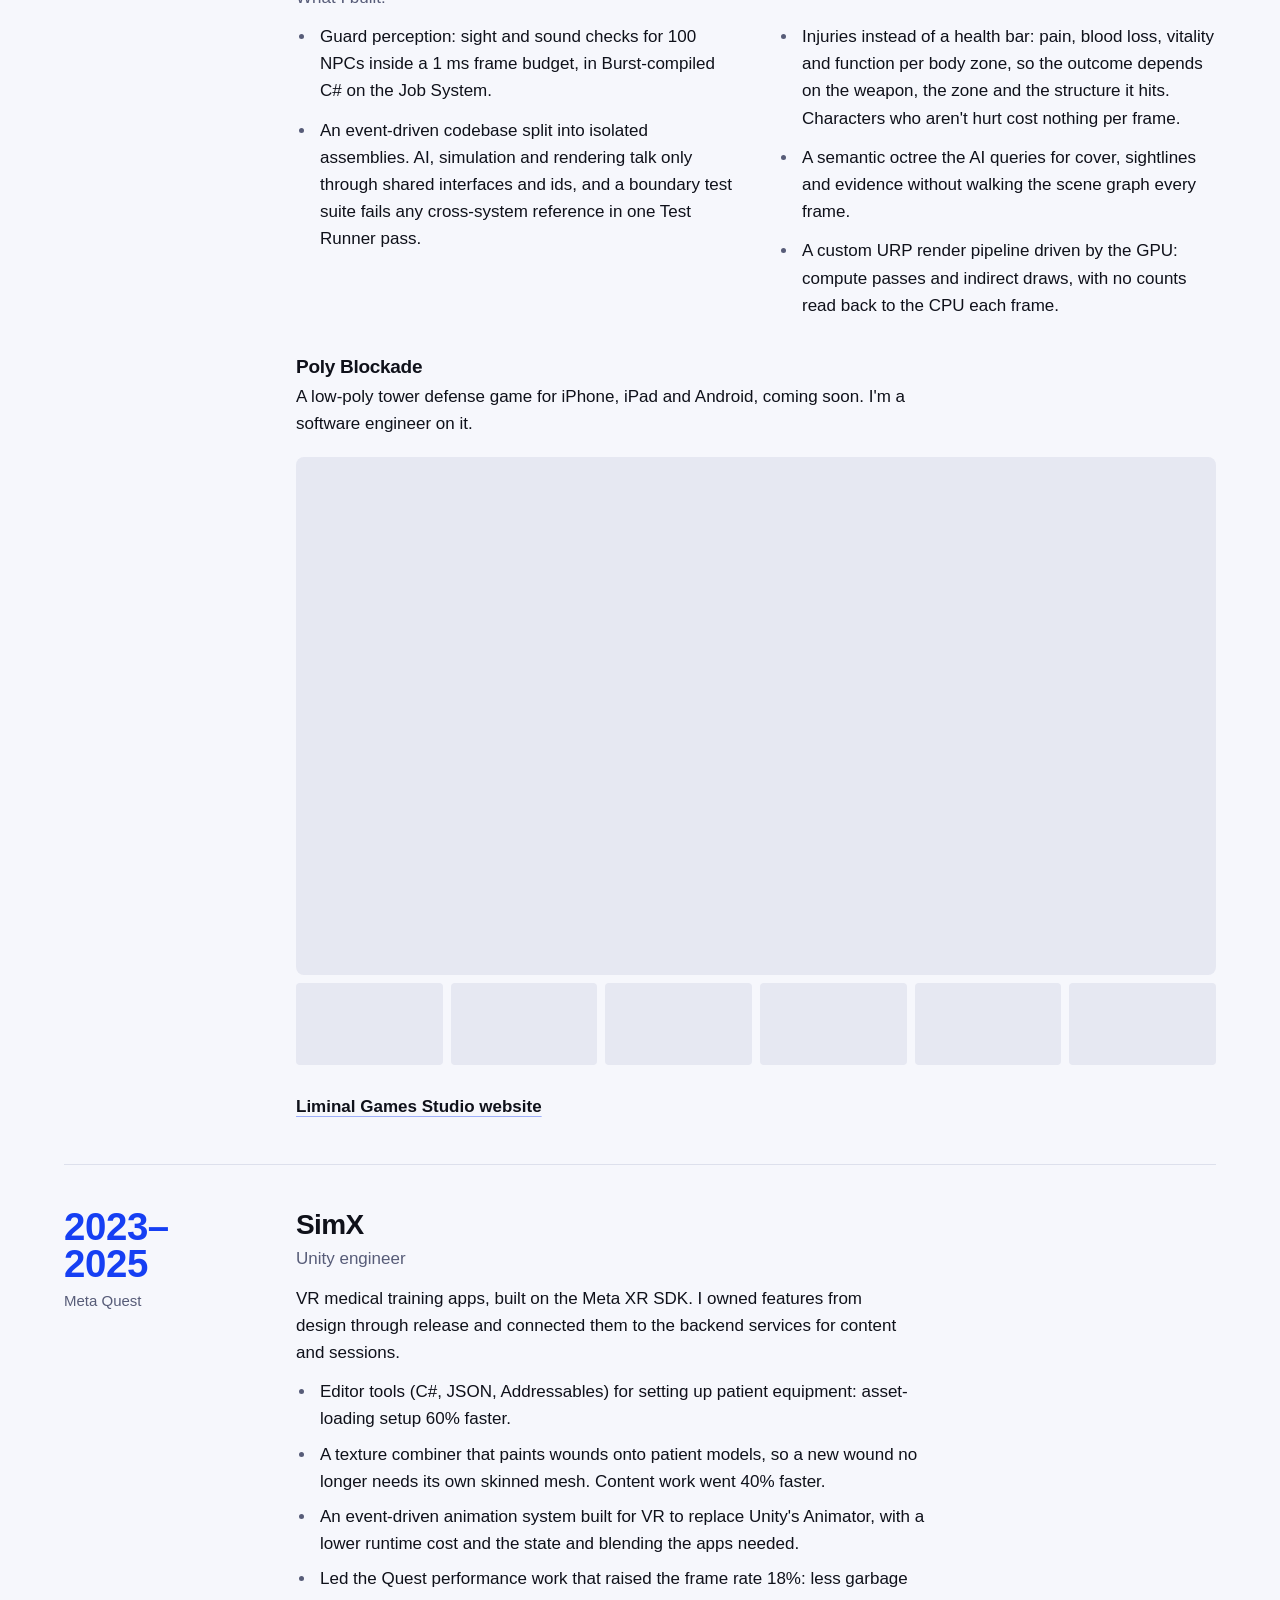
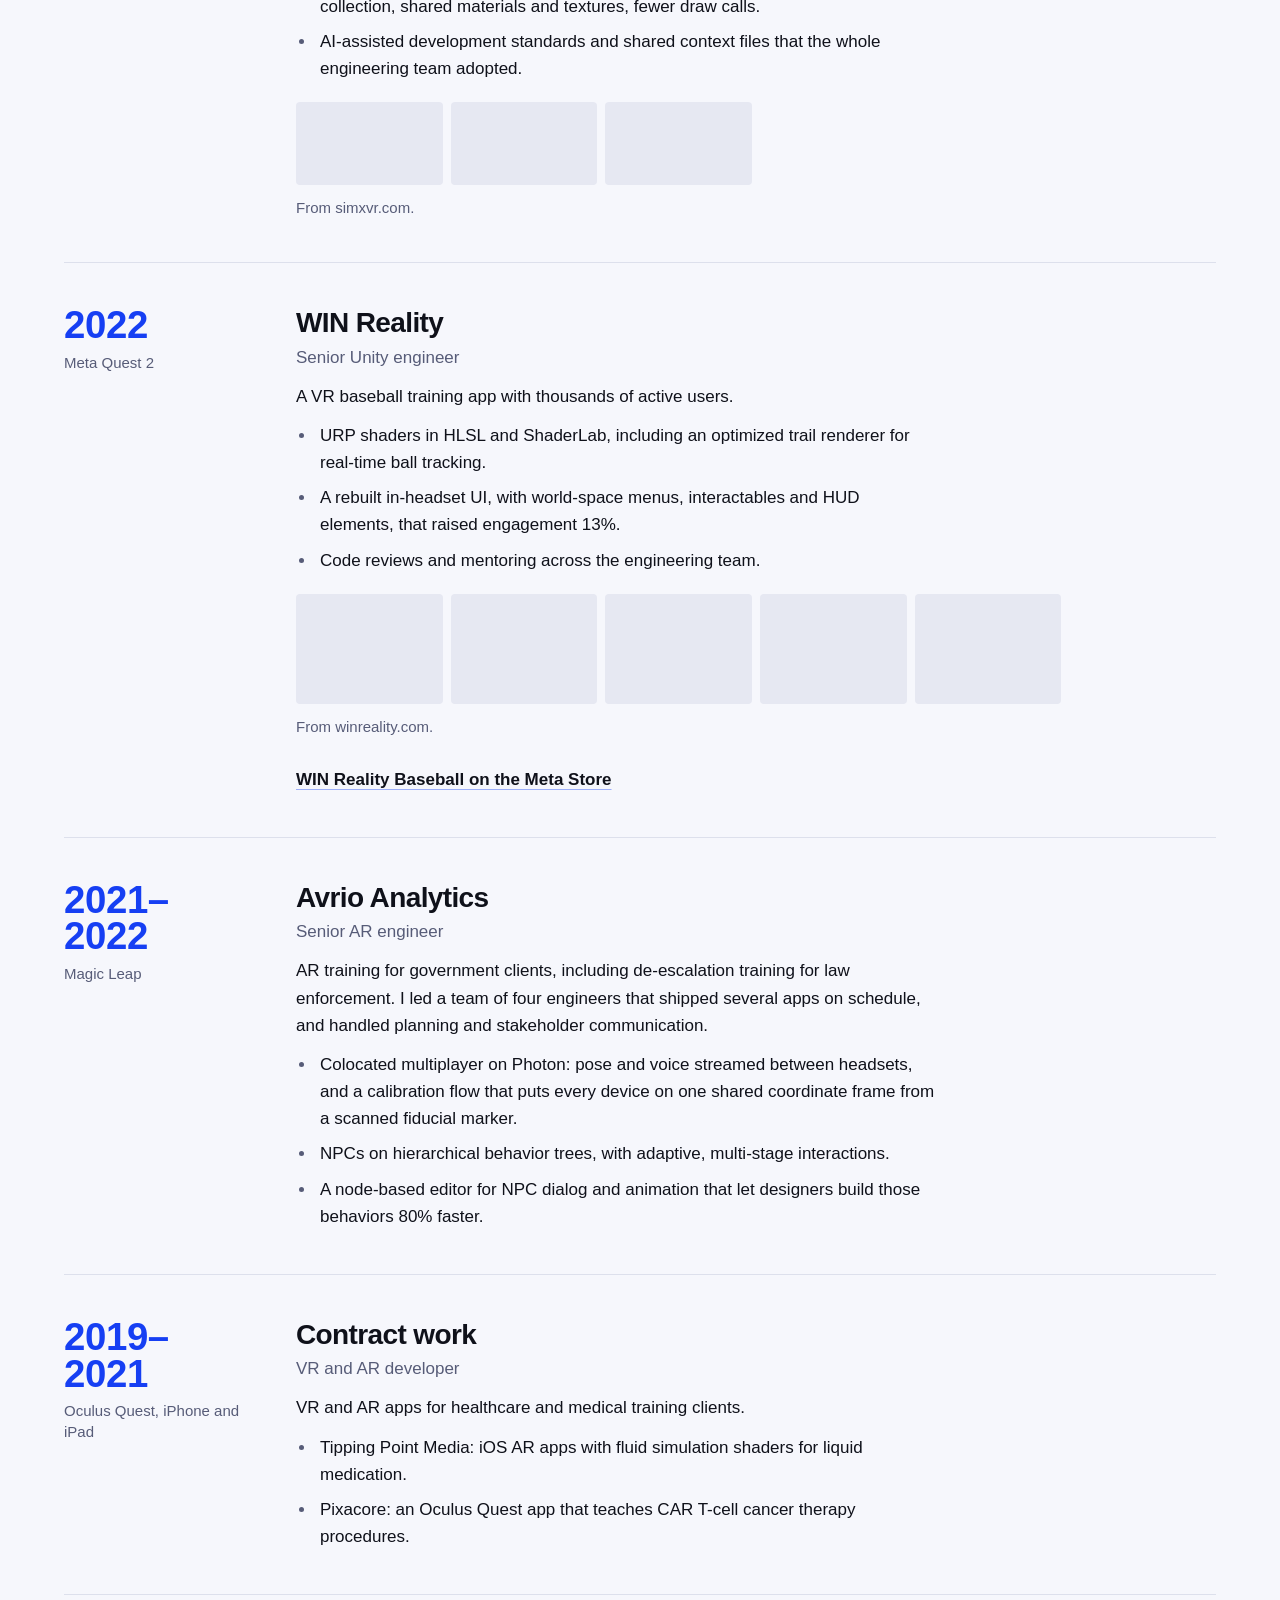
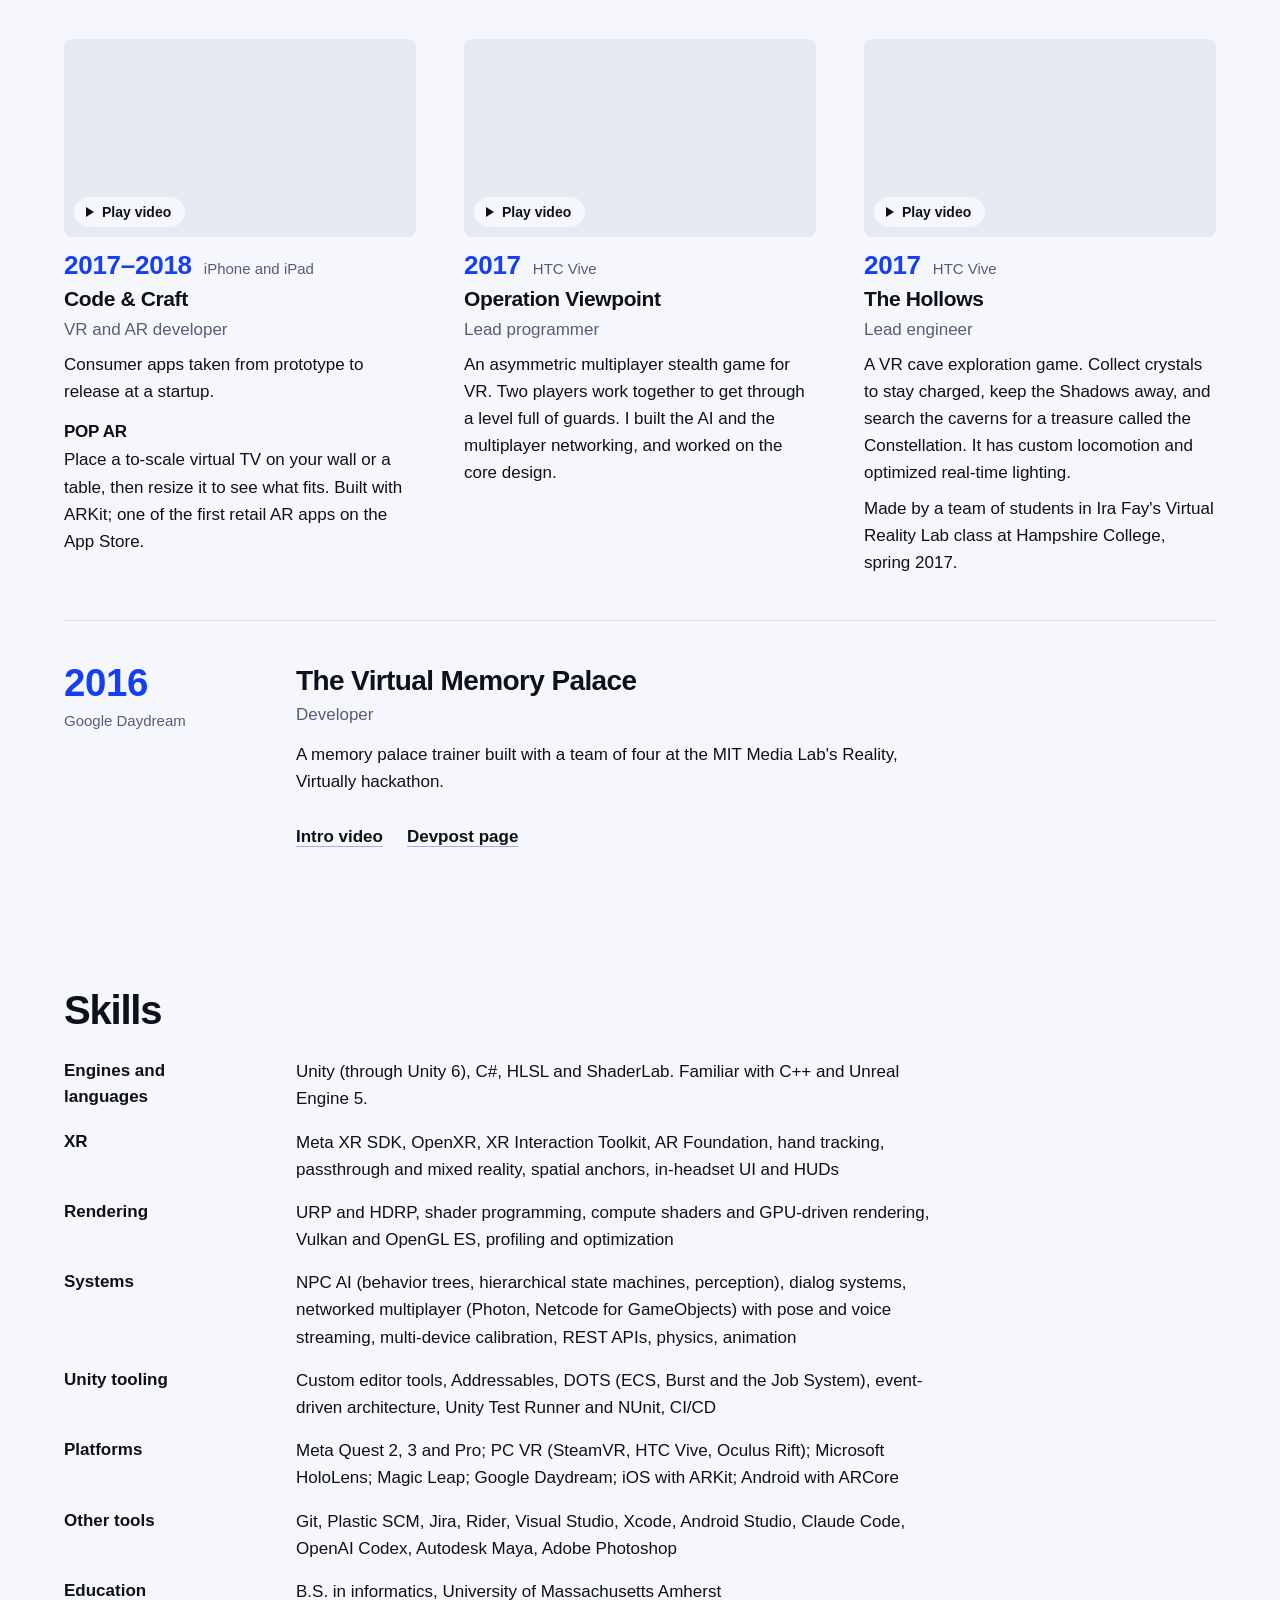
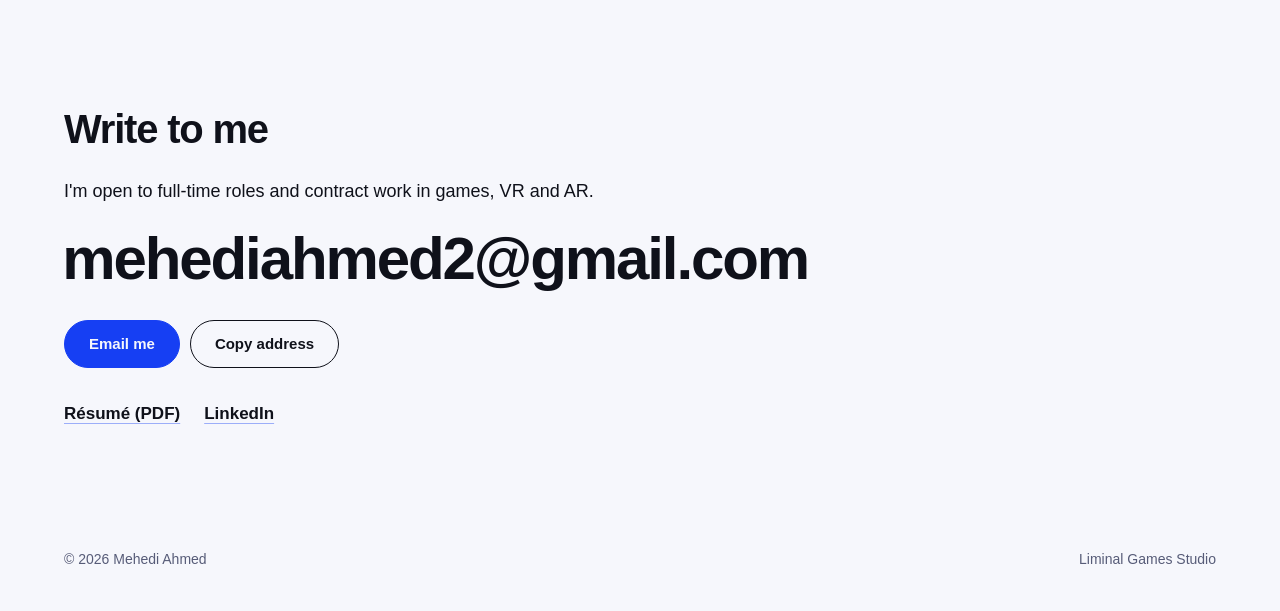
<file: about.html>
<!doctype html>
<html lang="en">
<head>
<meta charset="utf-8">
<meta name="viewport" content="width=device-width, initial-scale=1">
<title>Mehedi Ahmed</title>
<link rel="canonical" href="https://mehediahmed.com/">
<meta http-equiv="refresh" content="0; url=/">
</head>
<body>
<p>This page is now at <a href="/">mehediahmed.com</a>.</p>
</body>
</html>
</file>
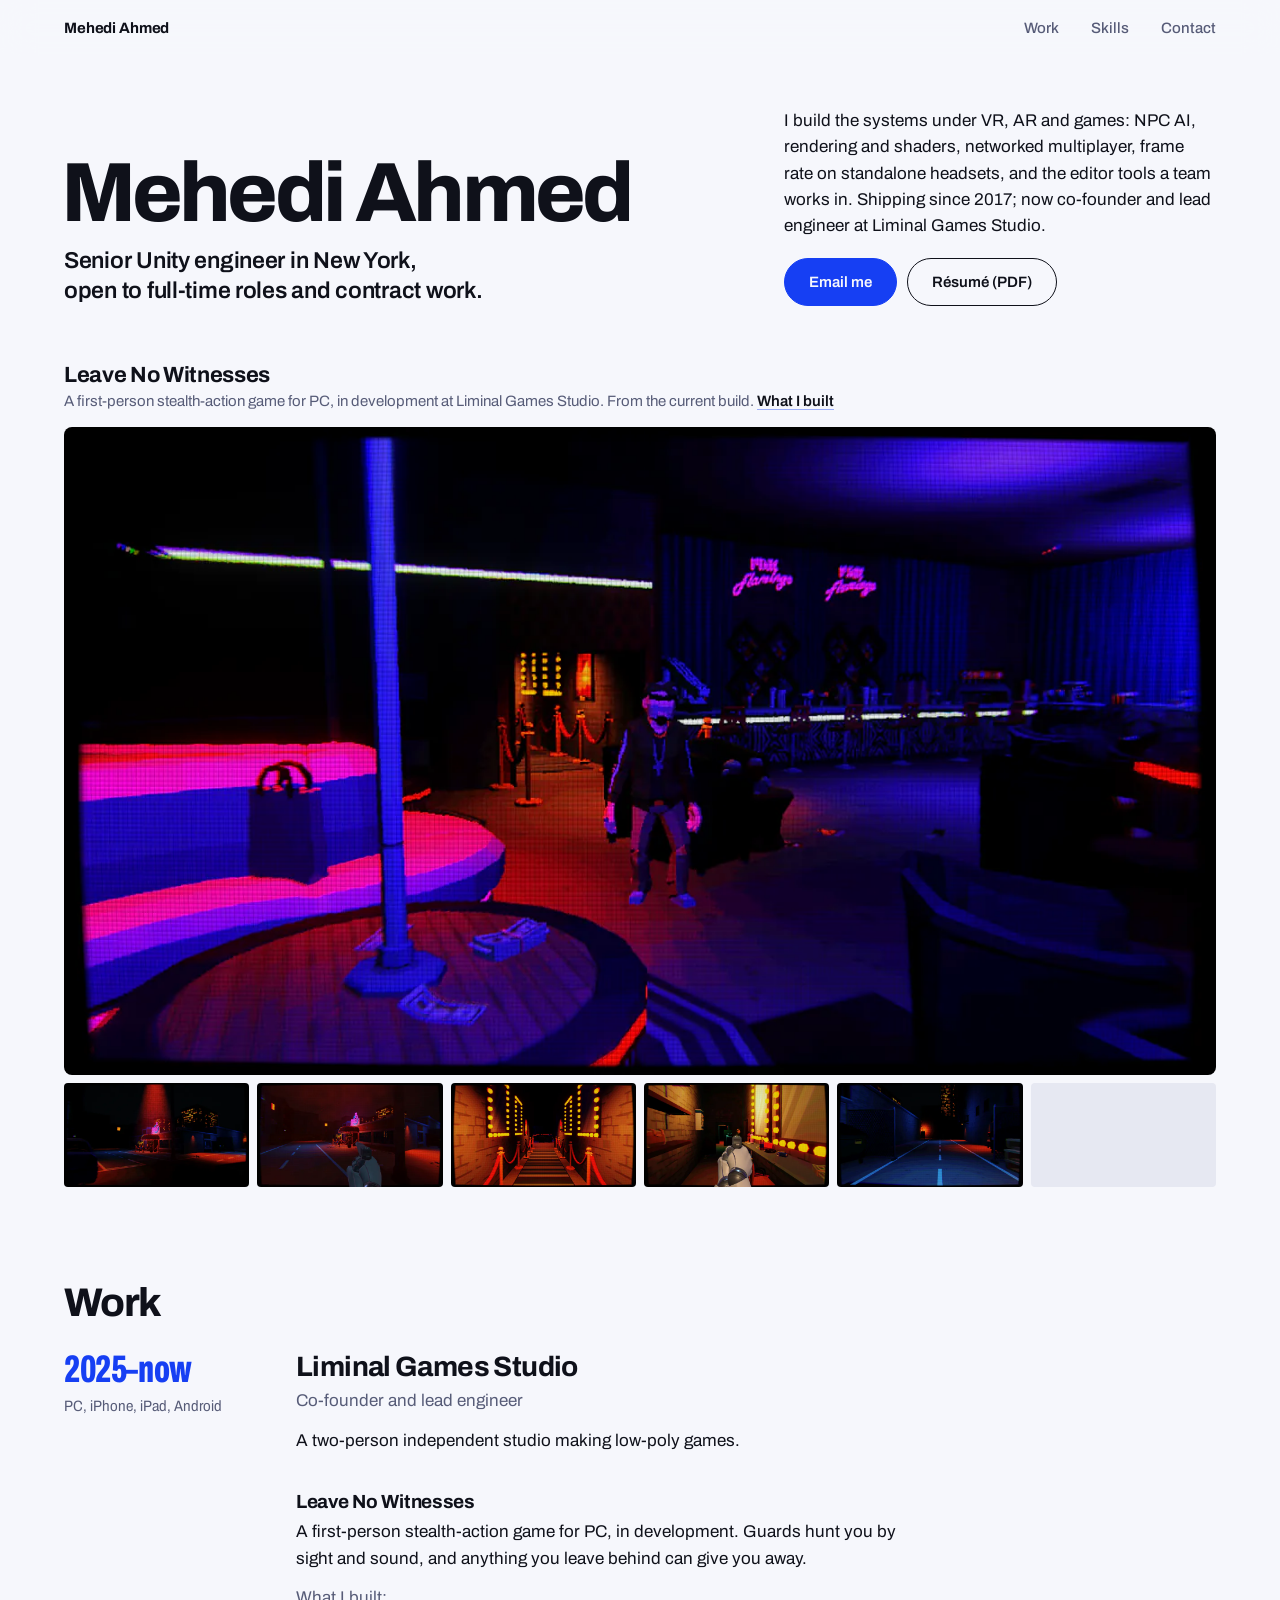
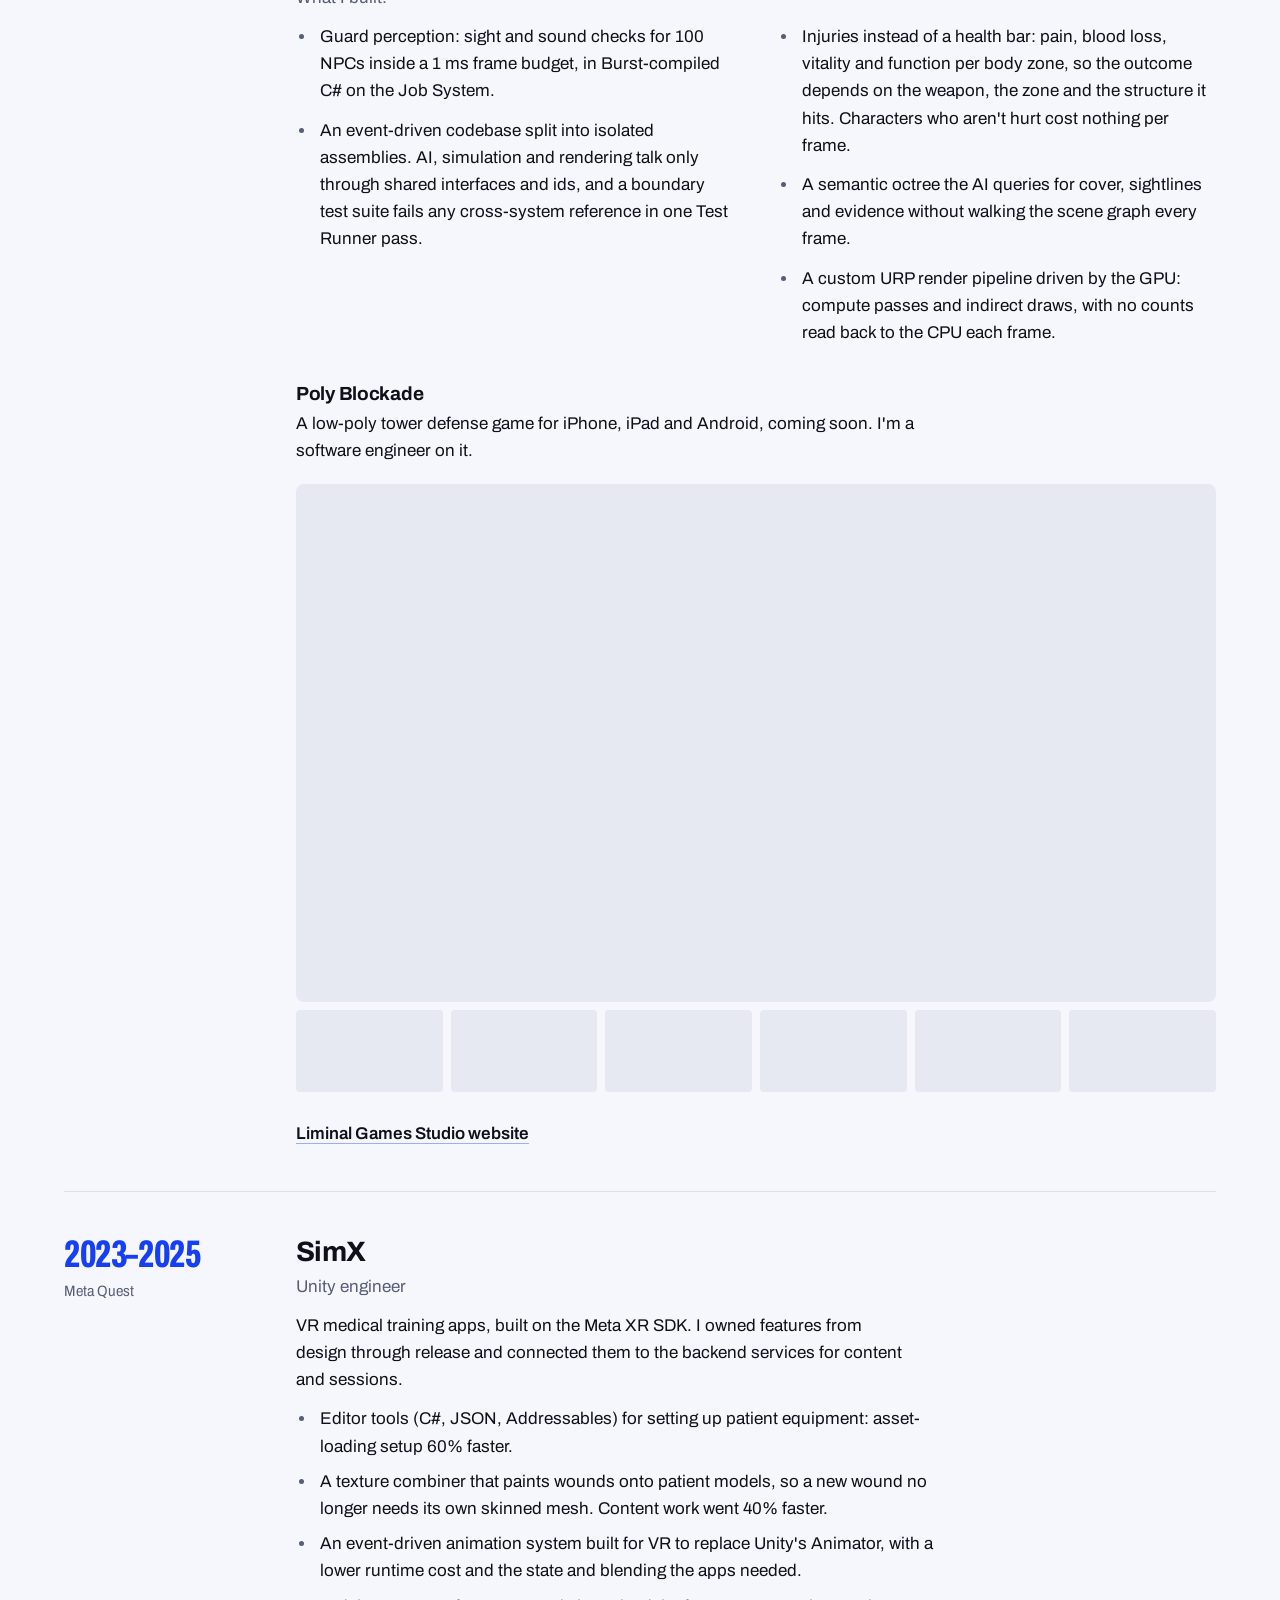
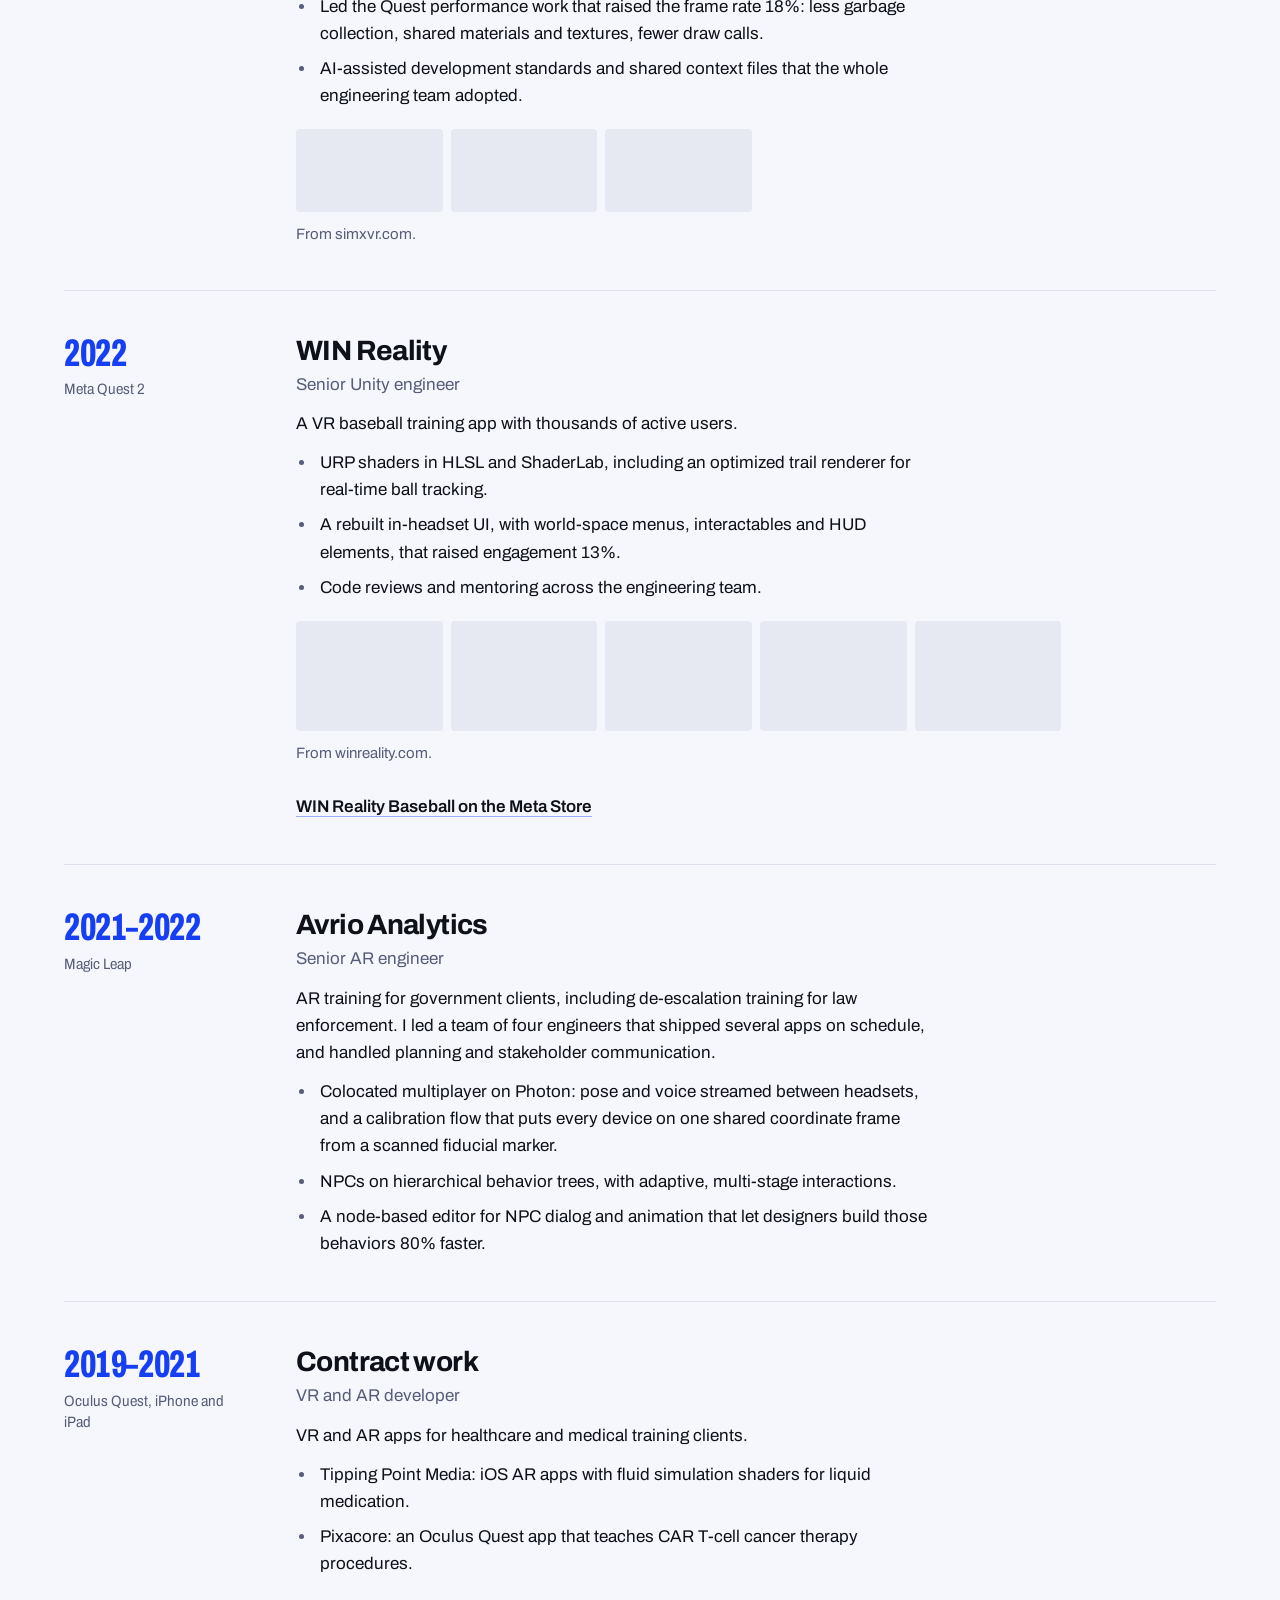
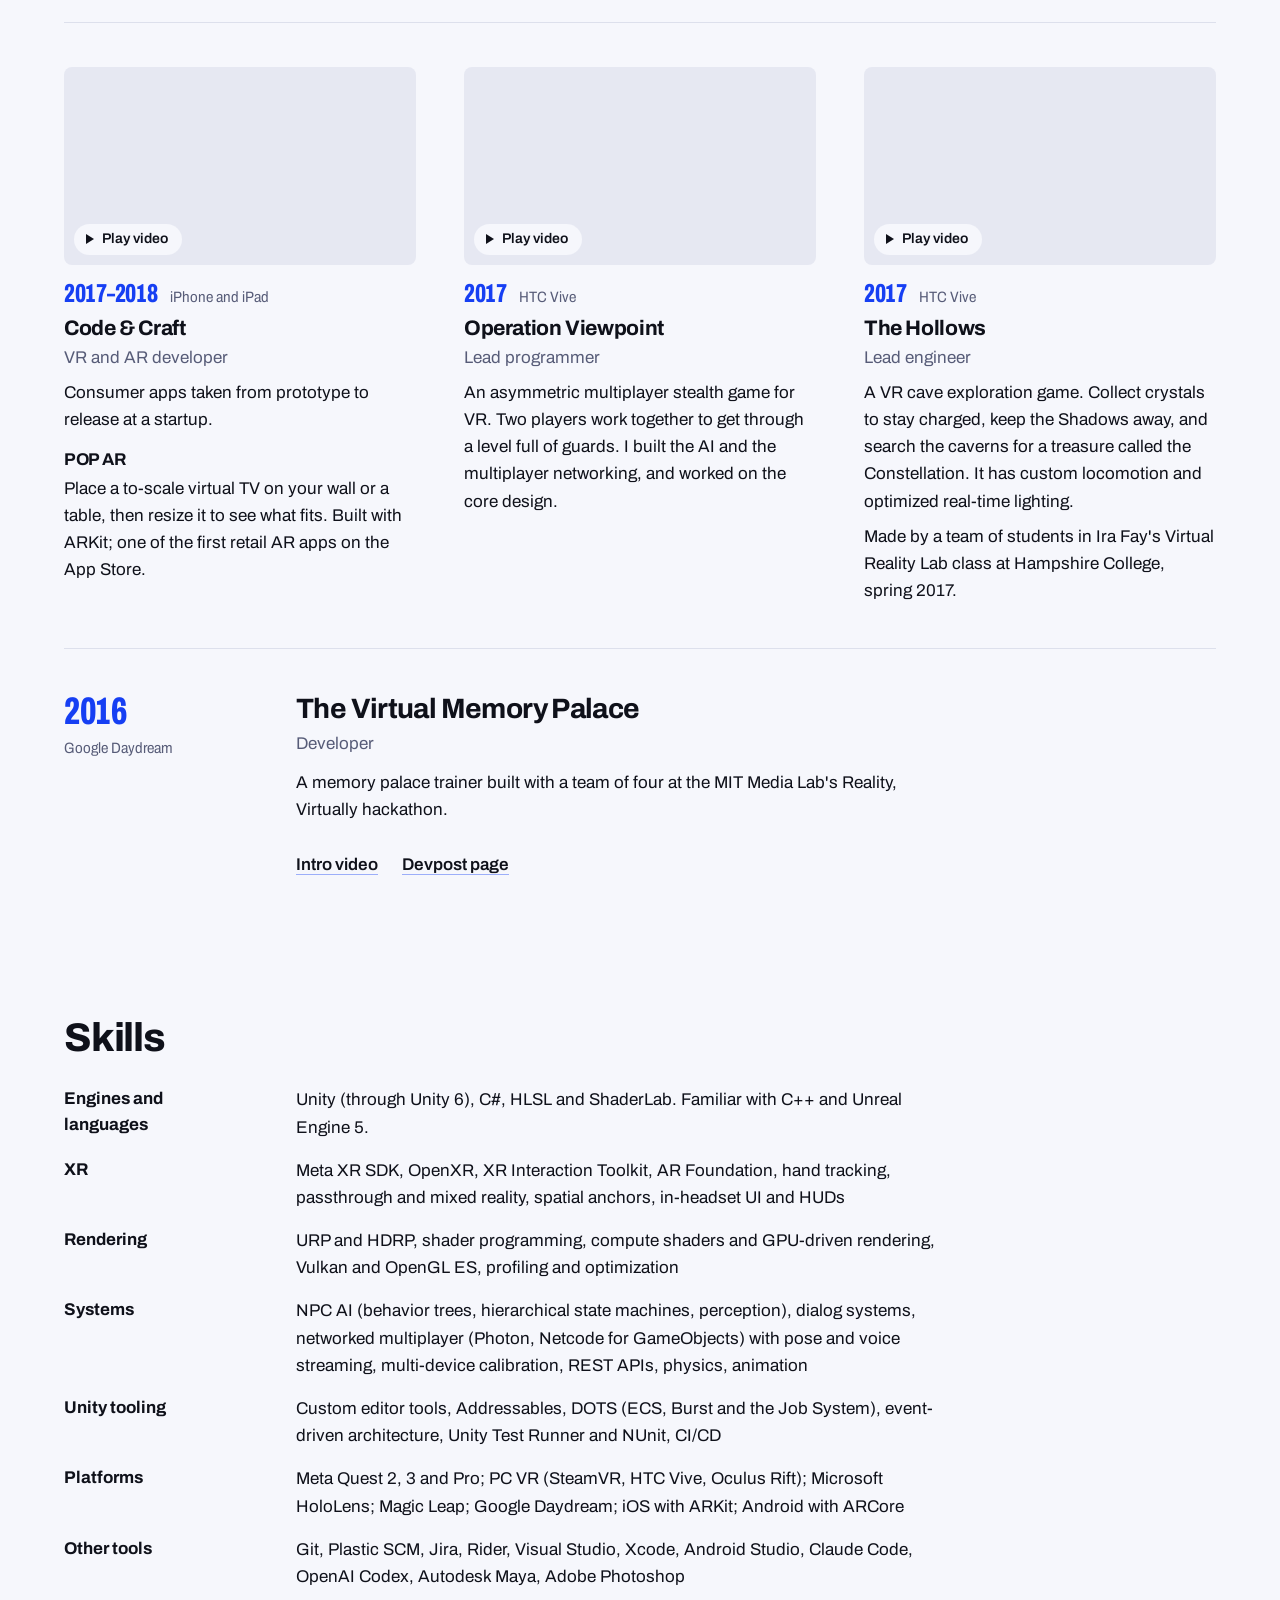
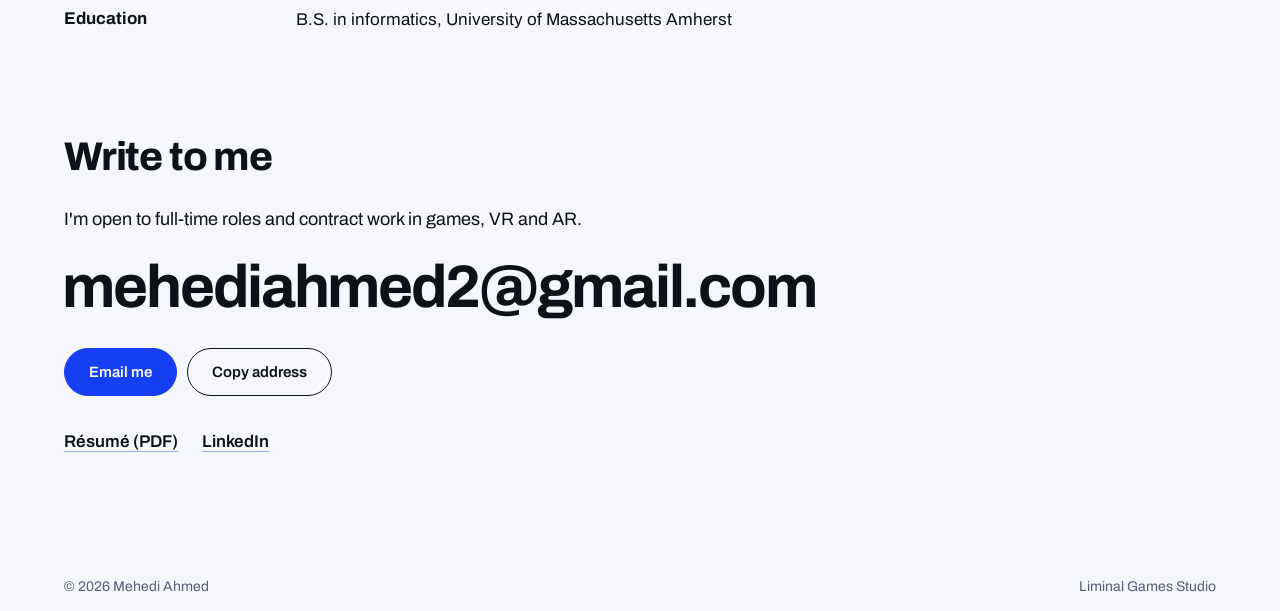
<file: operation-viewpoint.html>
<!doctype html>
<html lang="en">
<head>
<meta charset="utf-8">
<meta name="viewport" content="width=device-width, initial-scale=1">
<title>Operation Viewpoint, Mehedi Ahmed</title>
<link rel="canonical" href="https://mehediahmed.com/">
<meta http-equiv="refresh" content="0; url=/#operation-viewpoint">
</head>
<body>
<p>Operation Viewpoint is now at <a href="/#operation-viewpoint">mehediahmed.com/#operation-viewpoint</a>.</p>
</body>
</html>
</file>
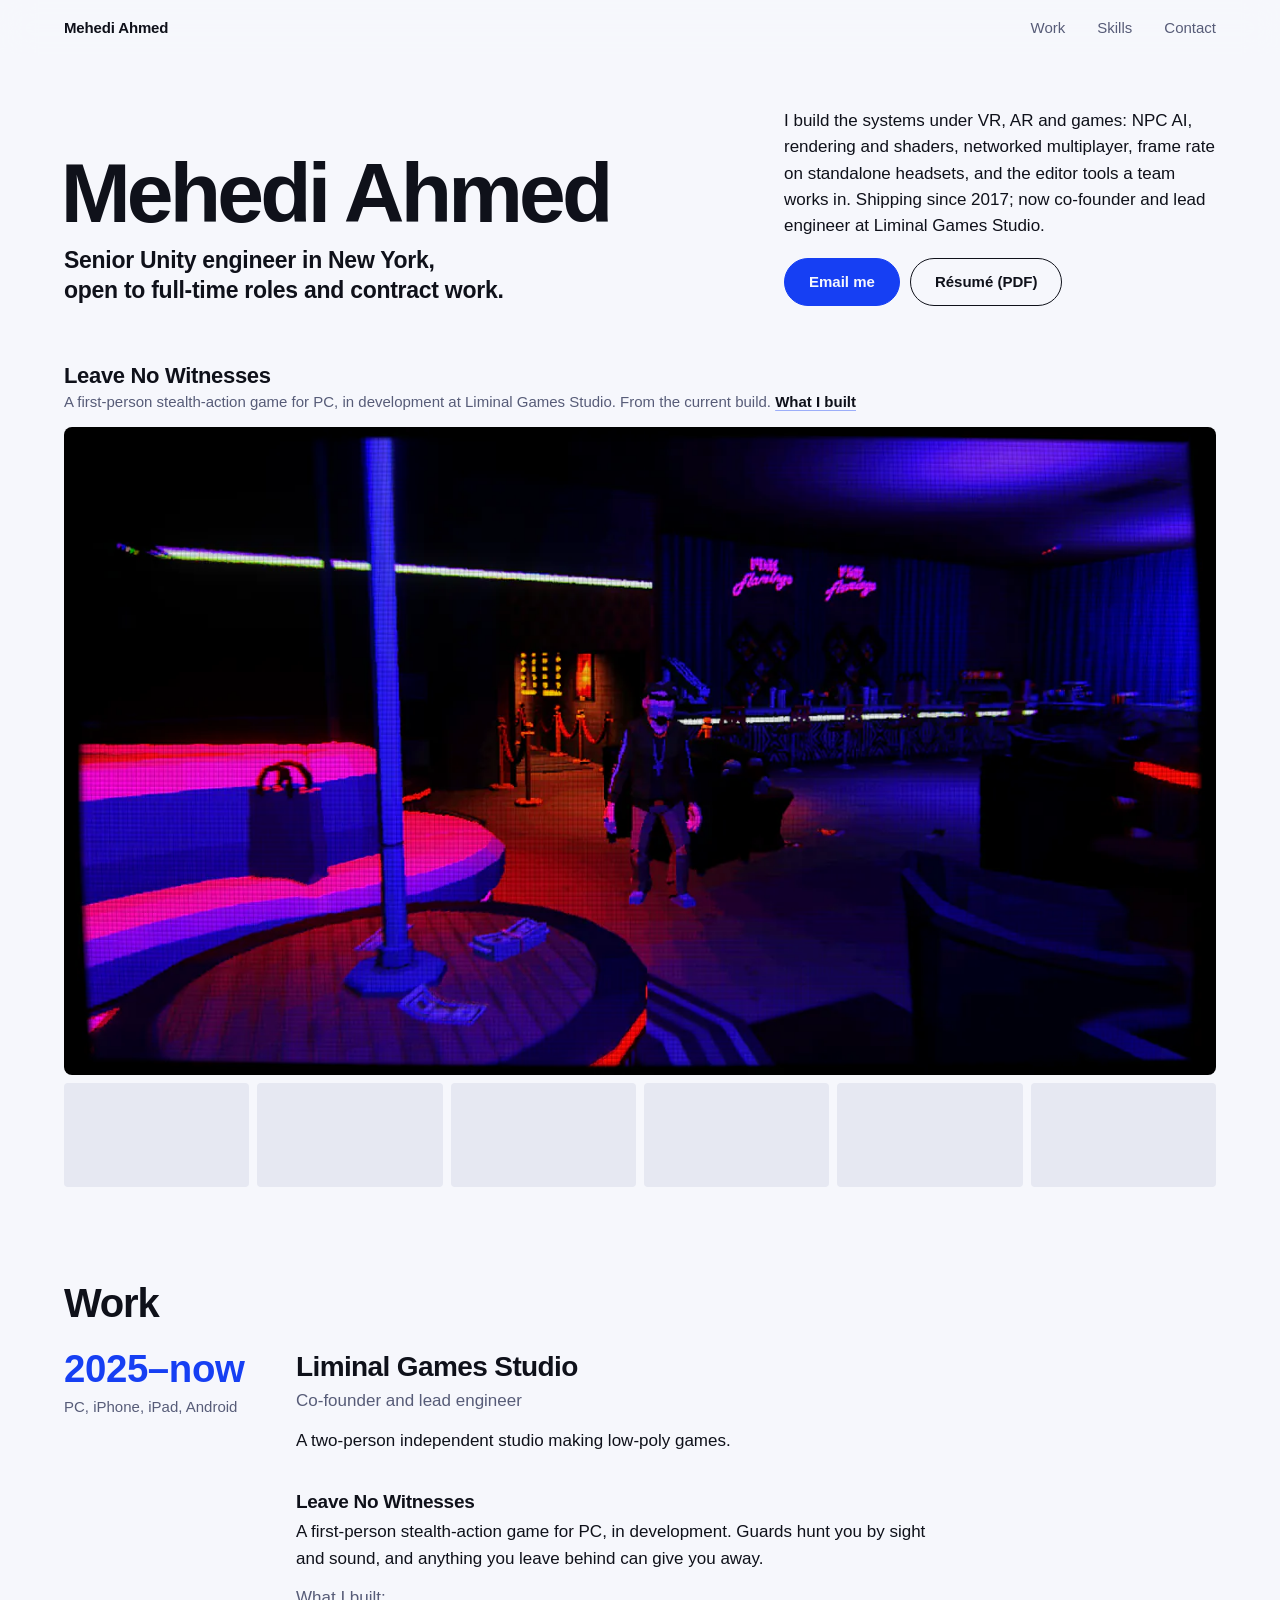
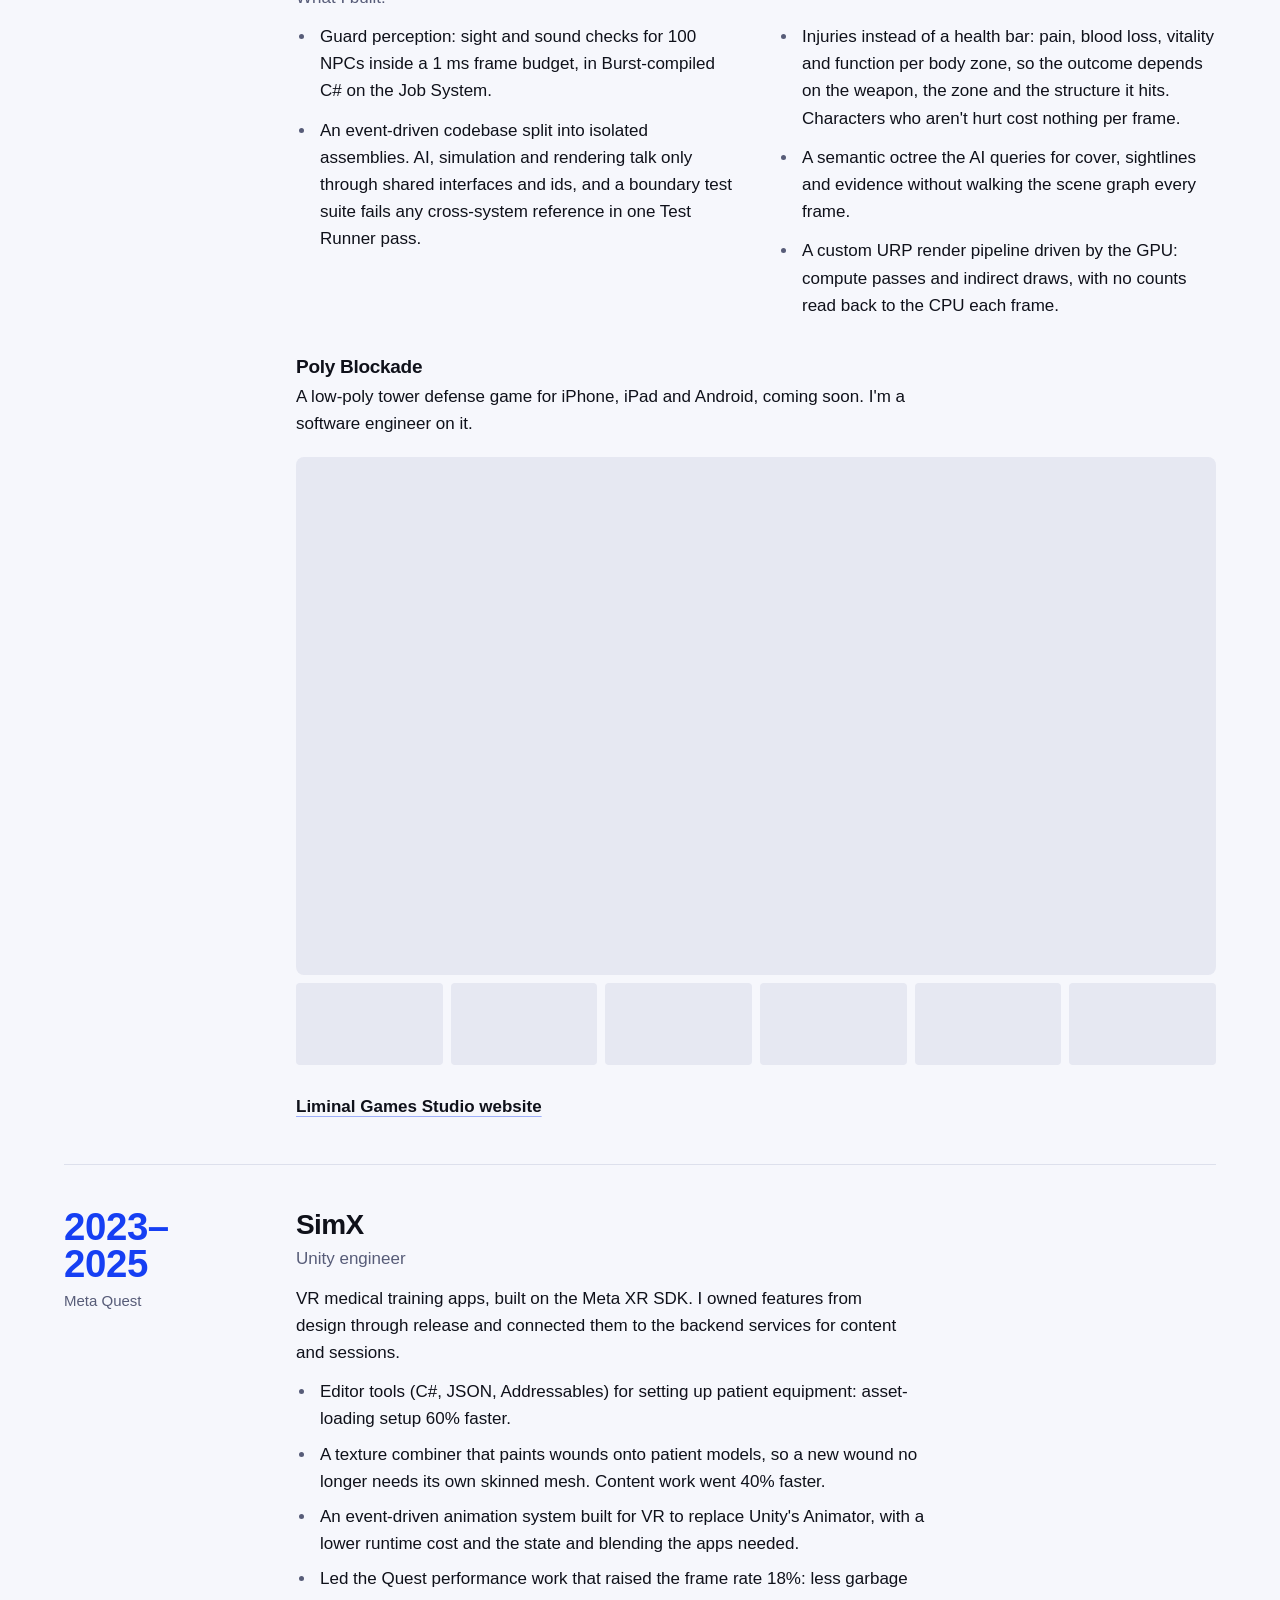
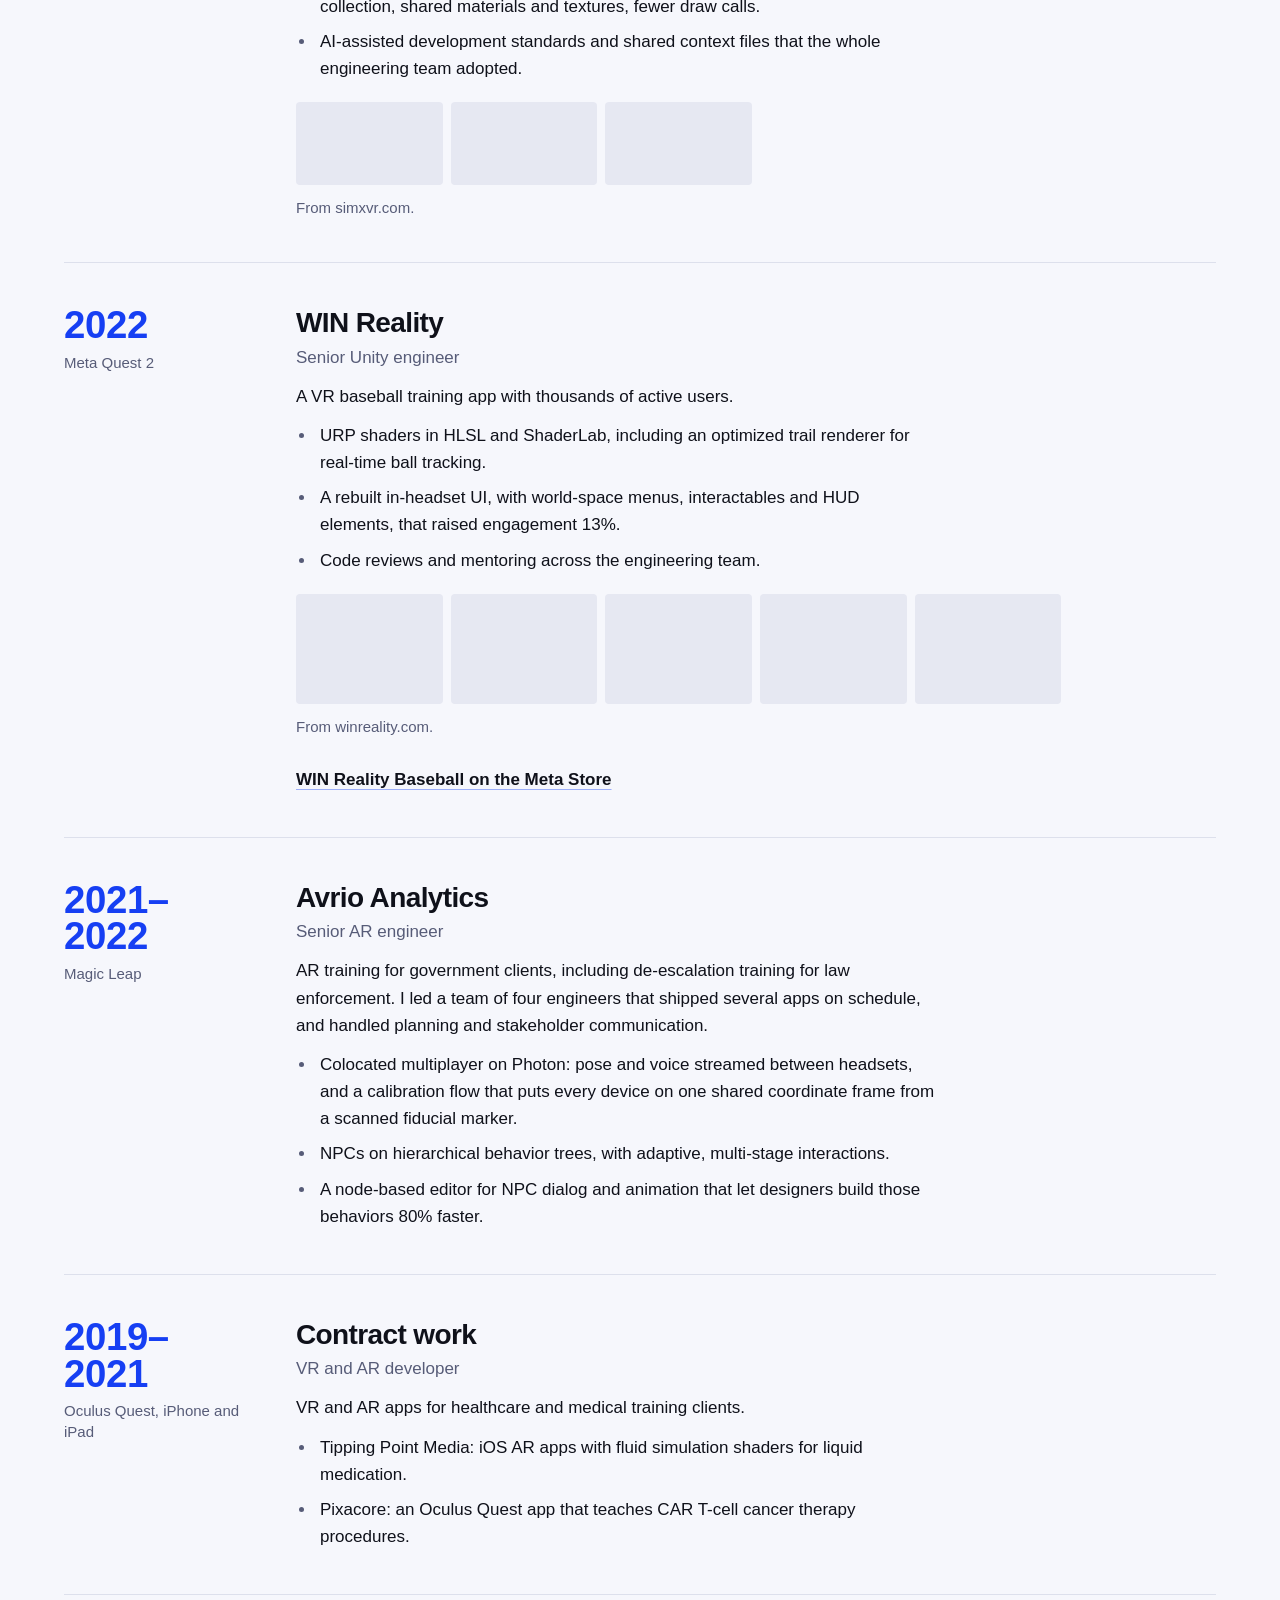
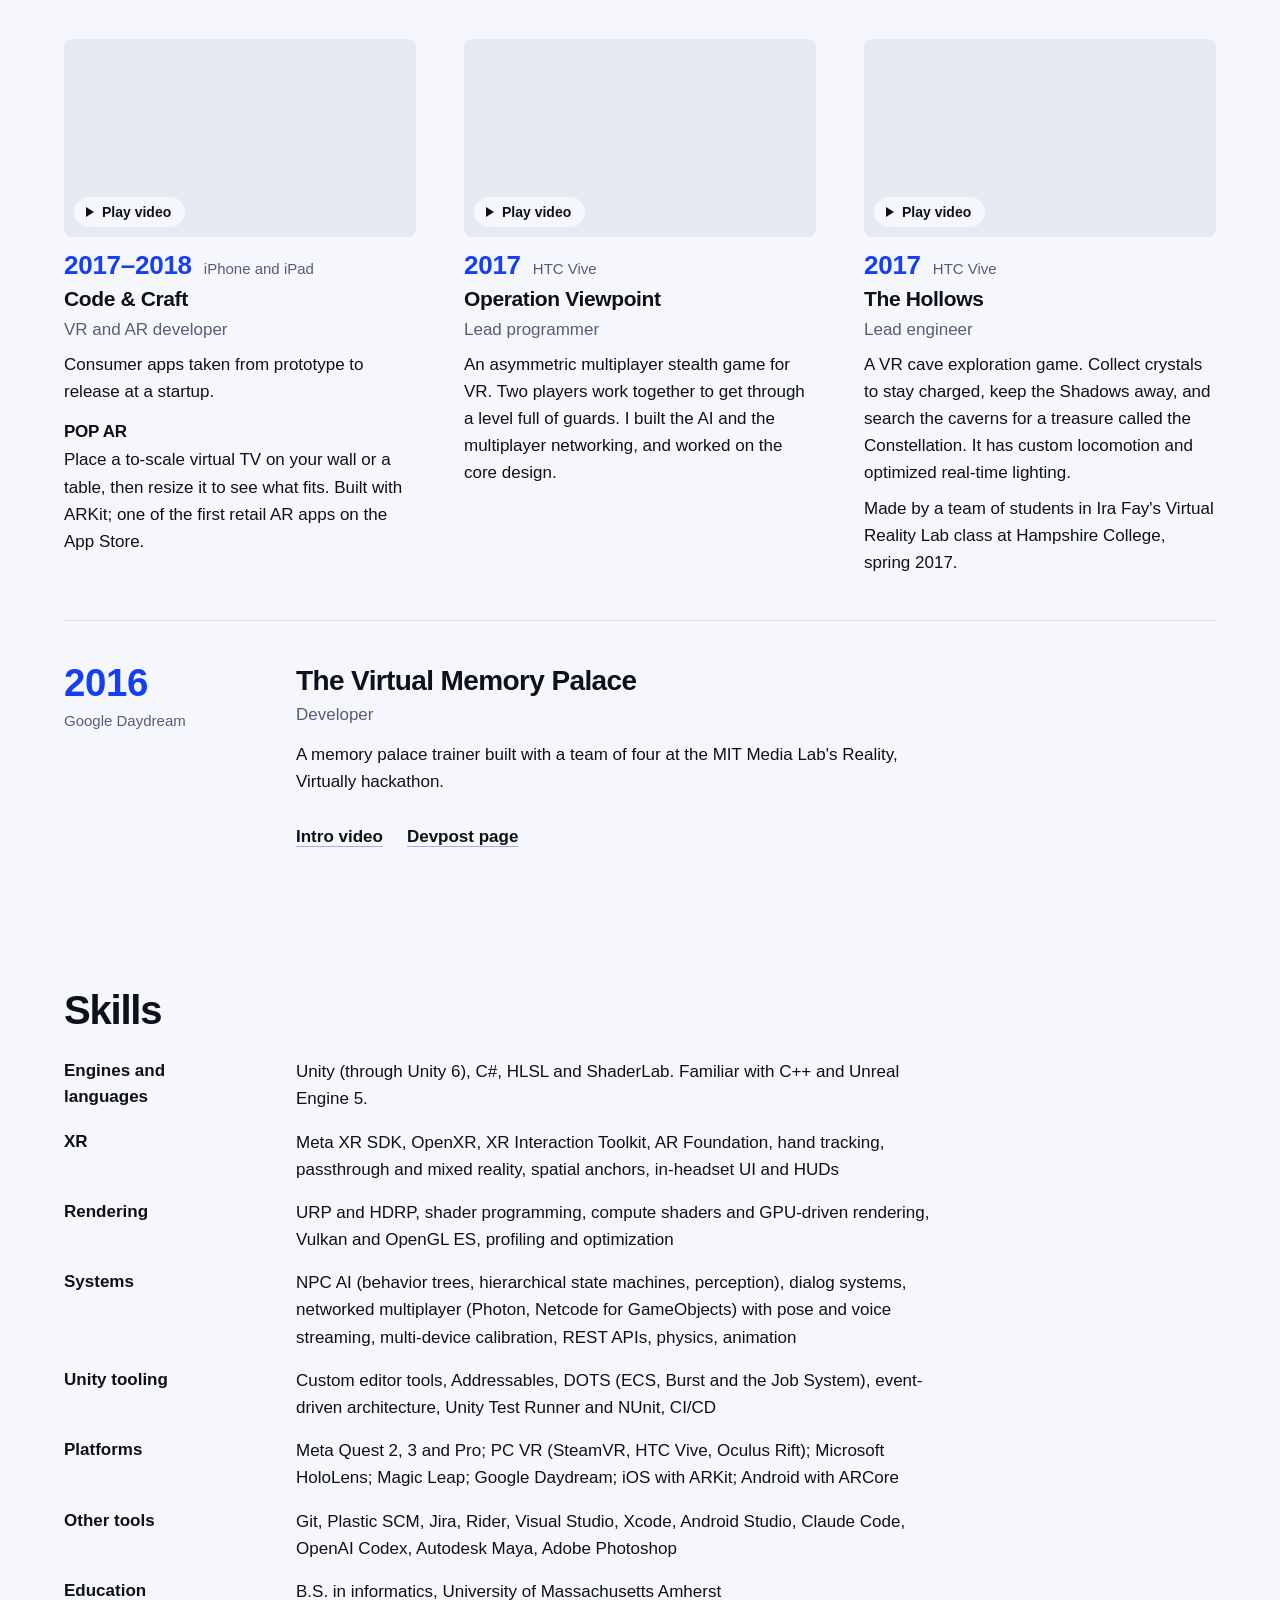
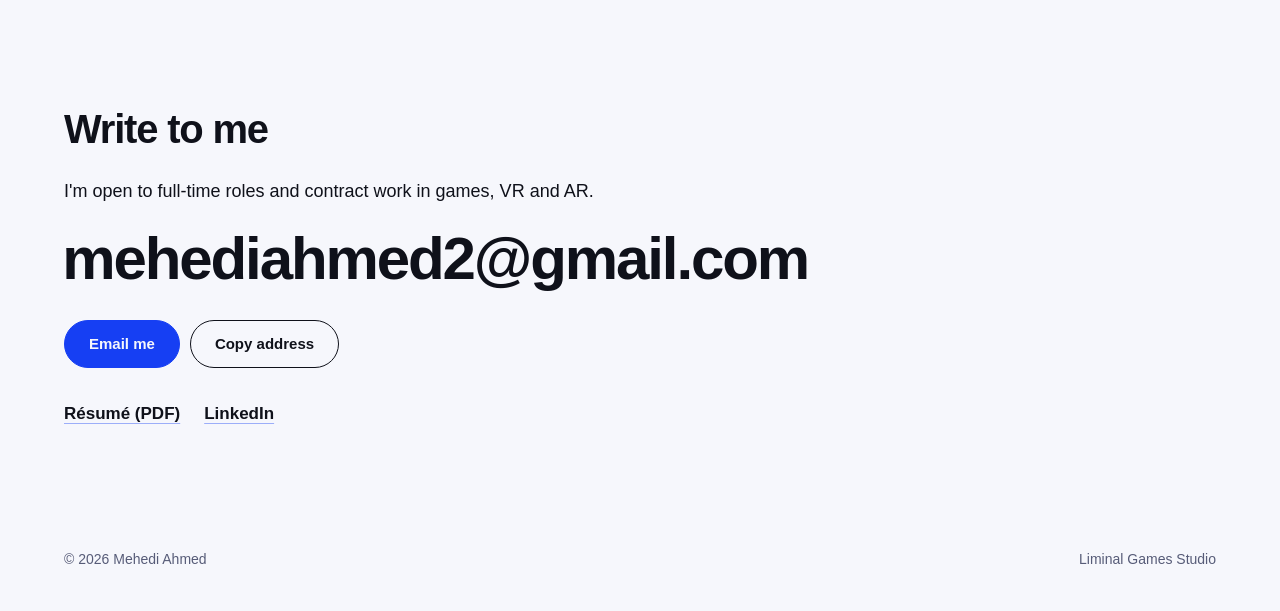
<file: pop-ar.html>
<!doctype html>
<html lang="en">
<head>
<meta charset="utf-8">
<meta name="viewport" content="width=device-width, initial-scale=1">
<title>POP AR, Mehedi Ahmed</title>
<link rel="canonical" href="https://mehediahmed.com/">
<meta http-equiv="refresh" content="0; url=/#pop-ar">
</head>
<body>
<p>POP AR is now at <a href="/#pop-ar">mehediahmed.com/#pop-ar</a>.</p>
</body>
</html>
</file>
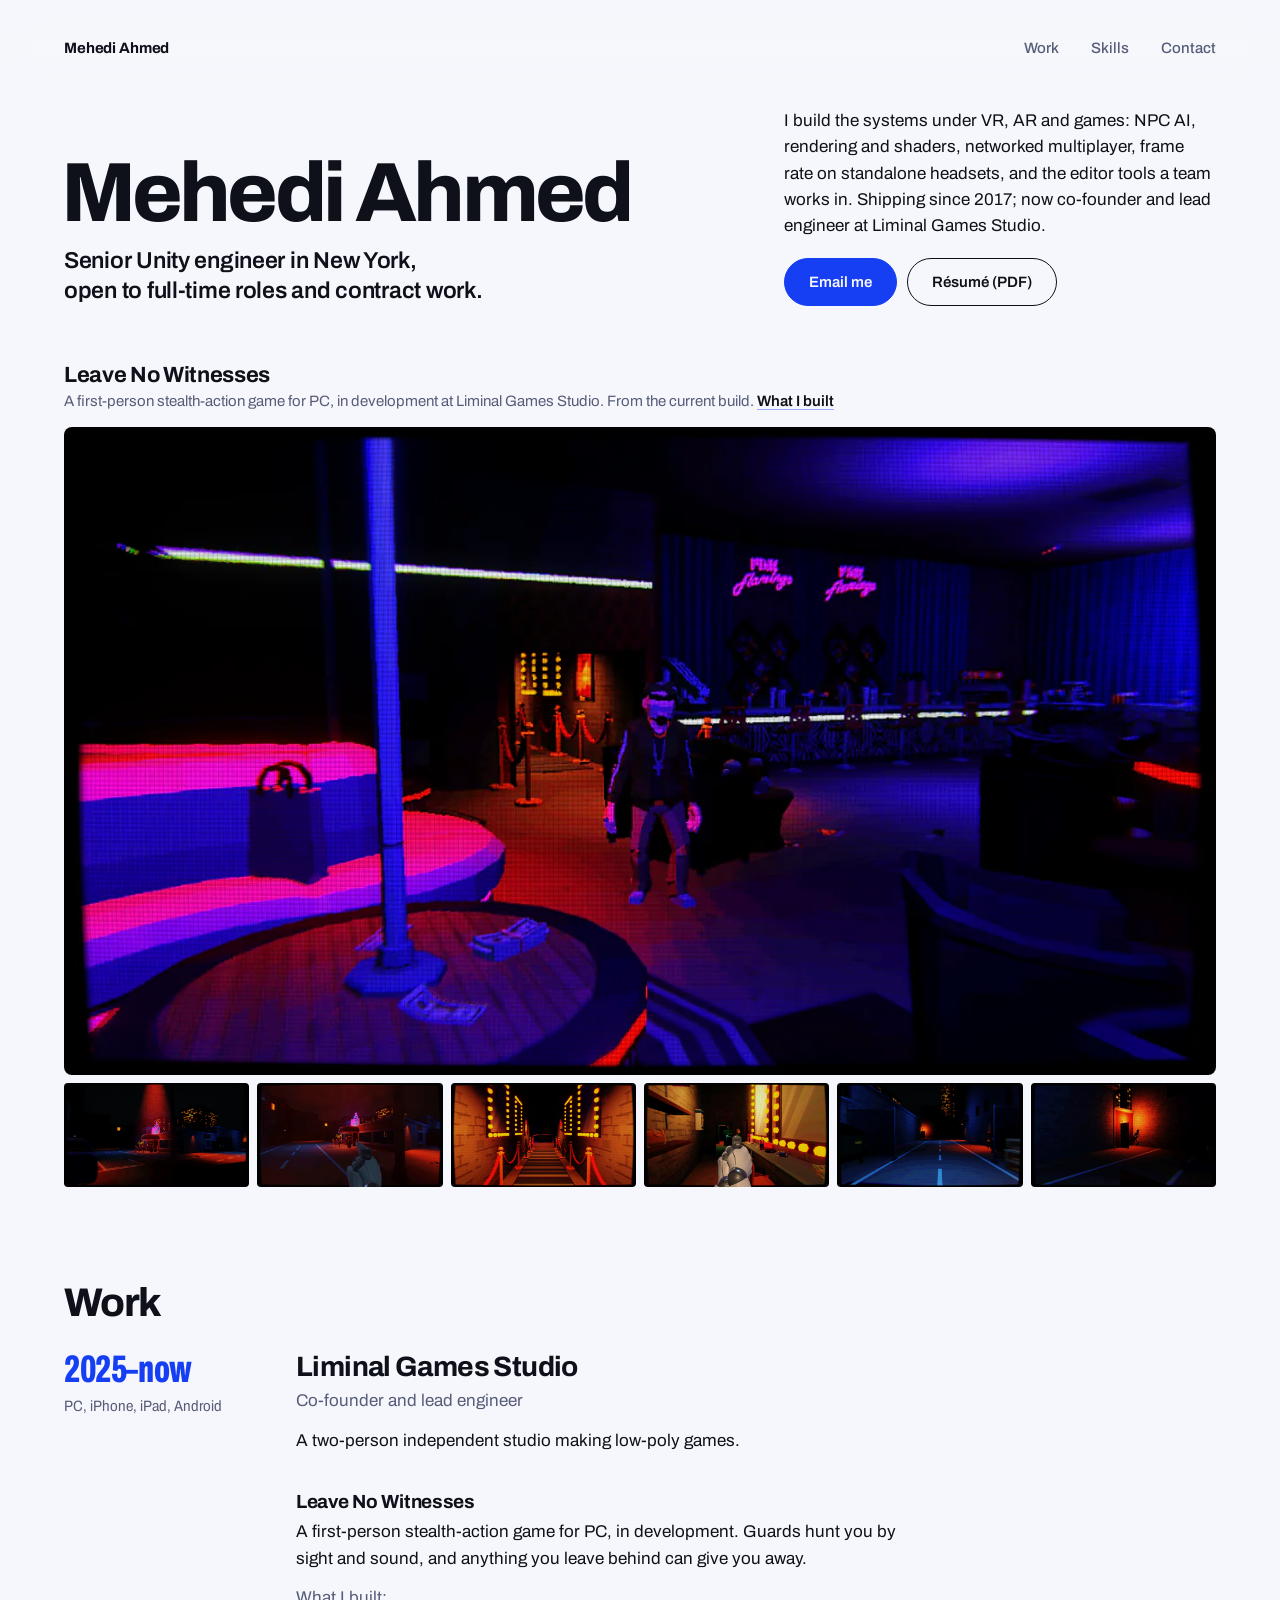
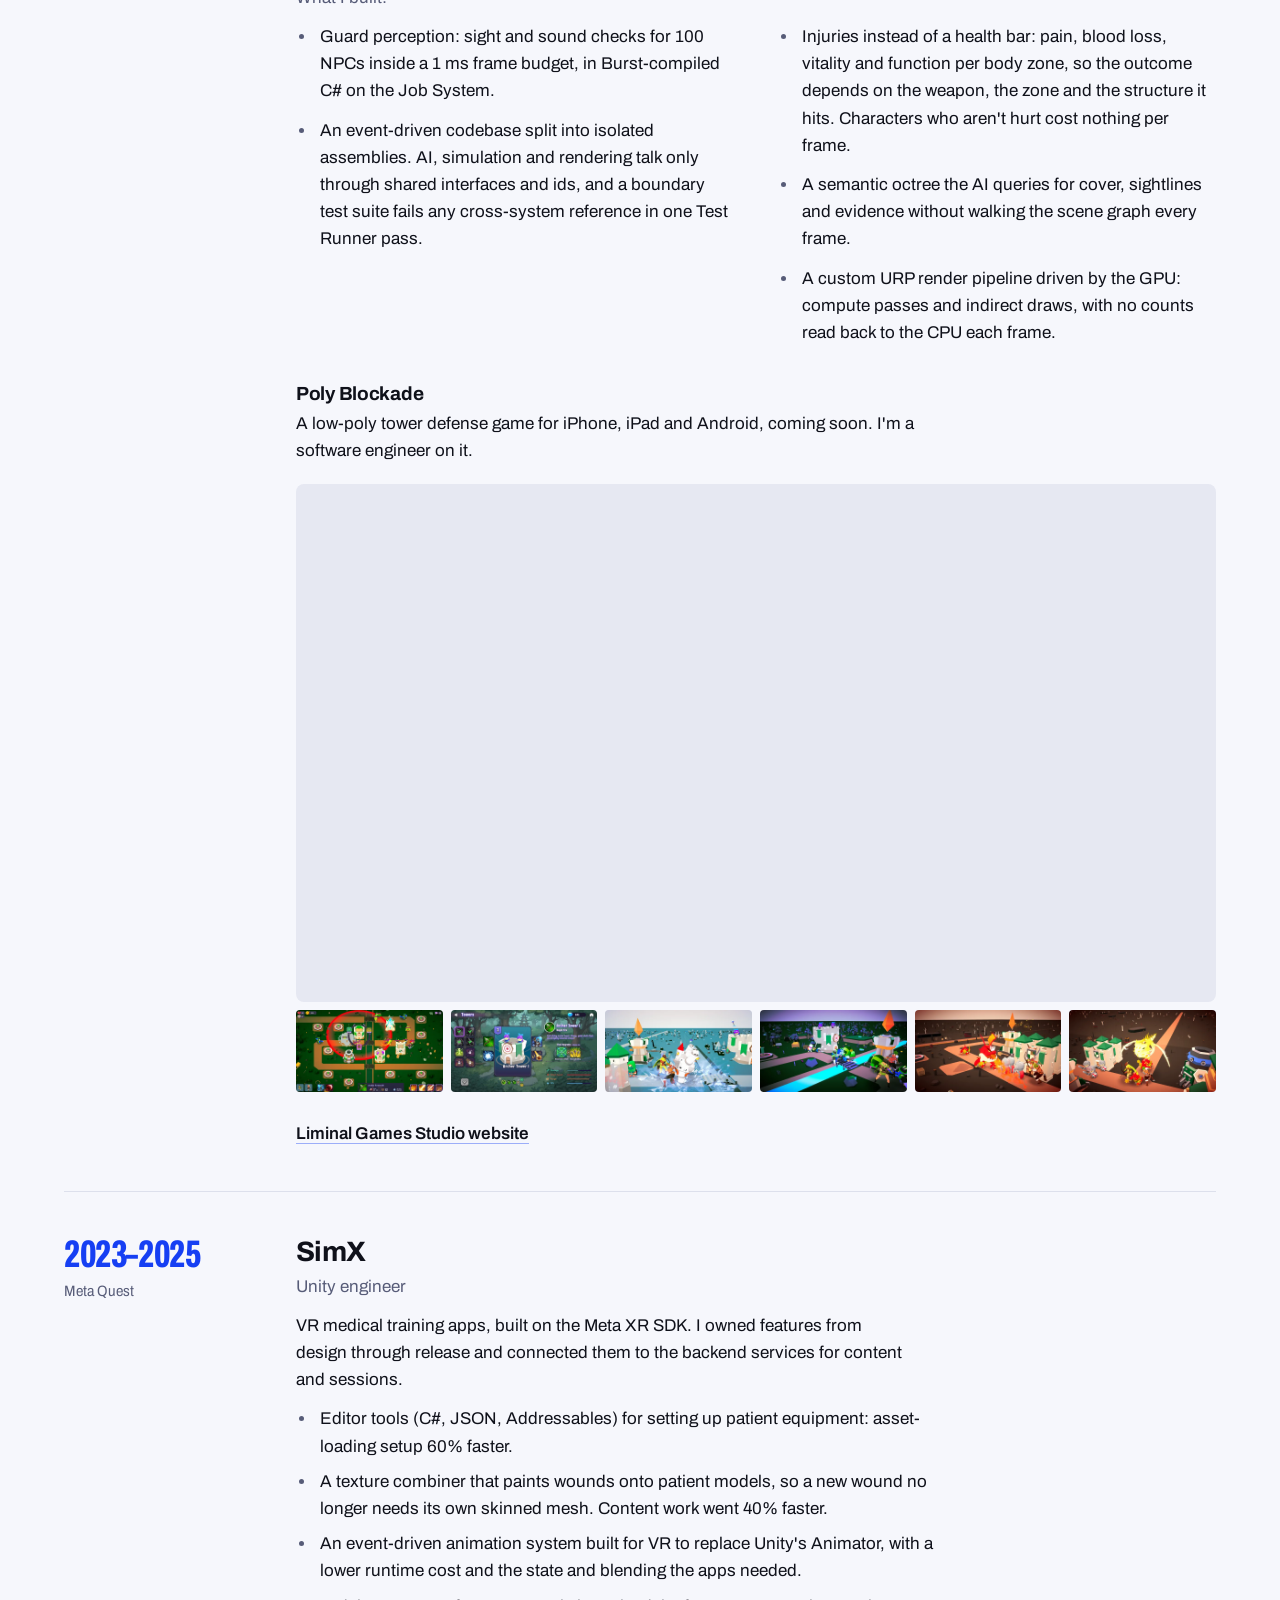
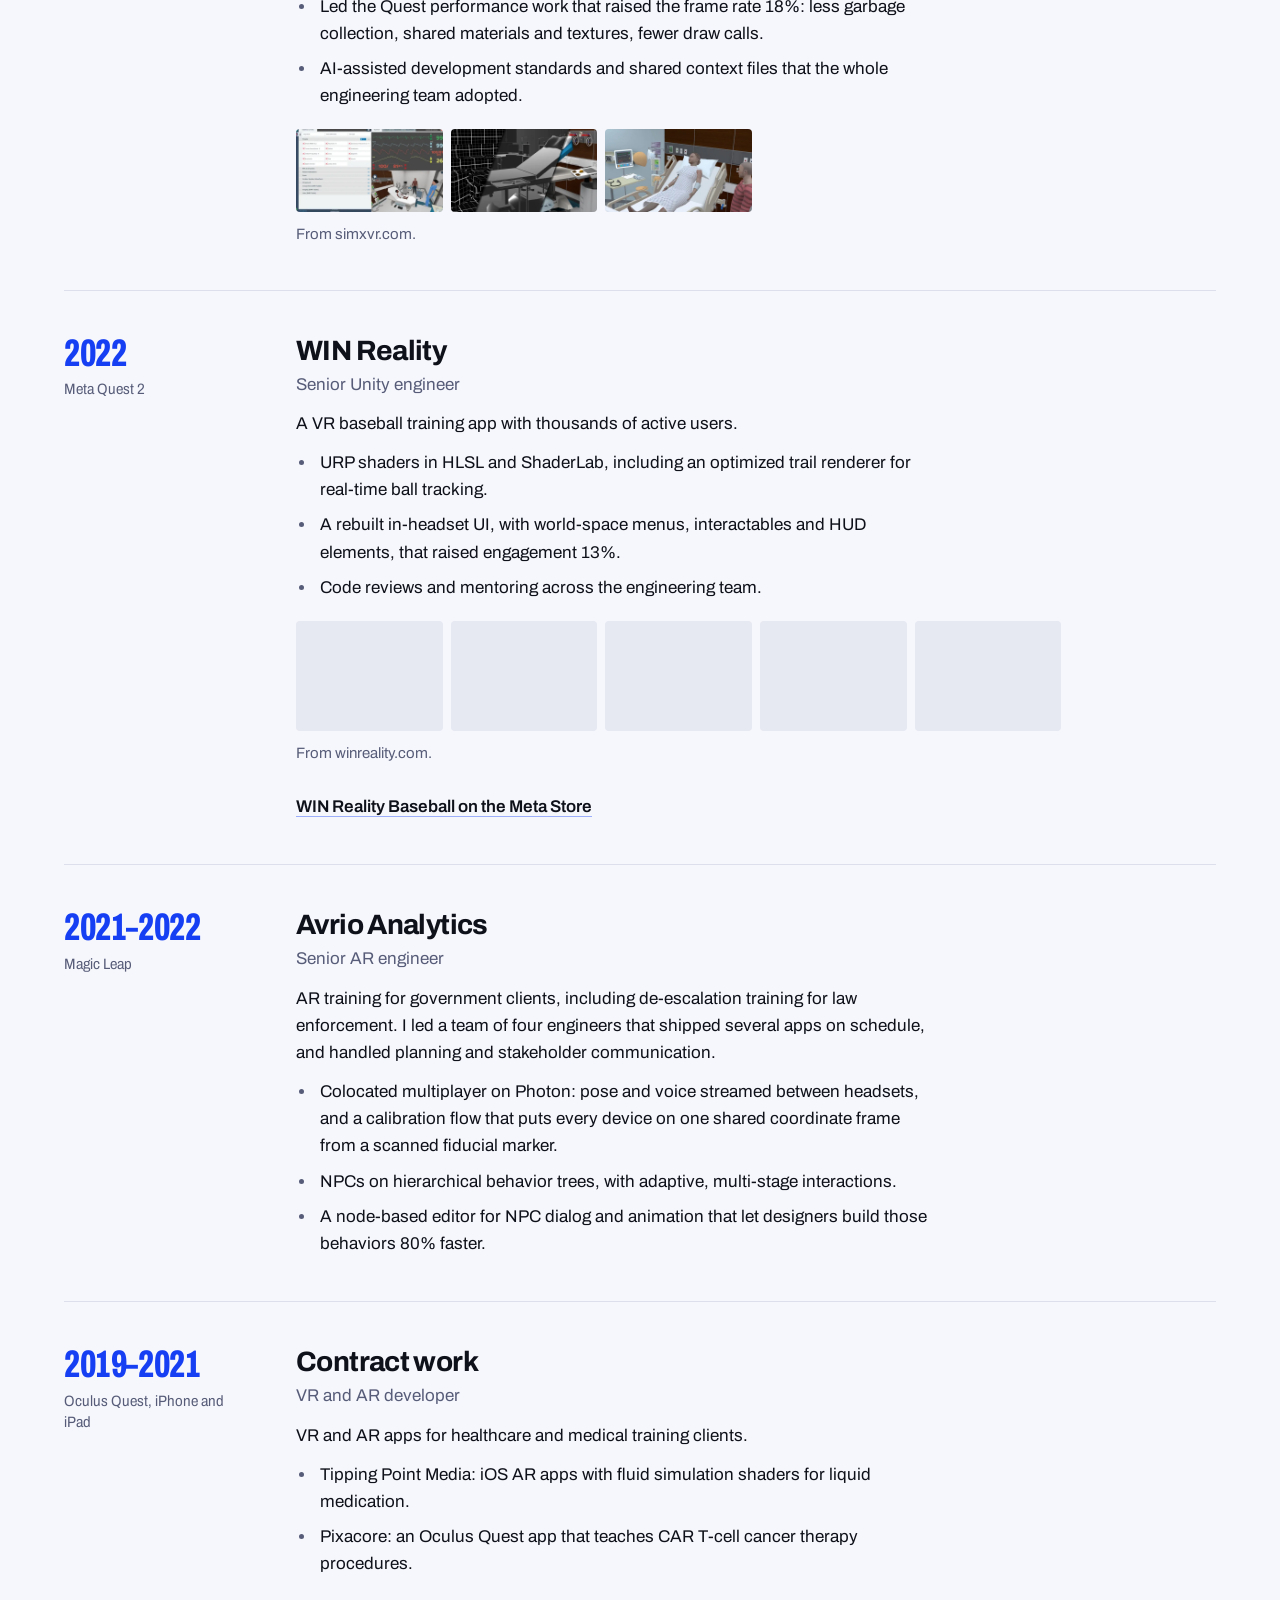
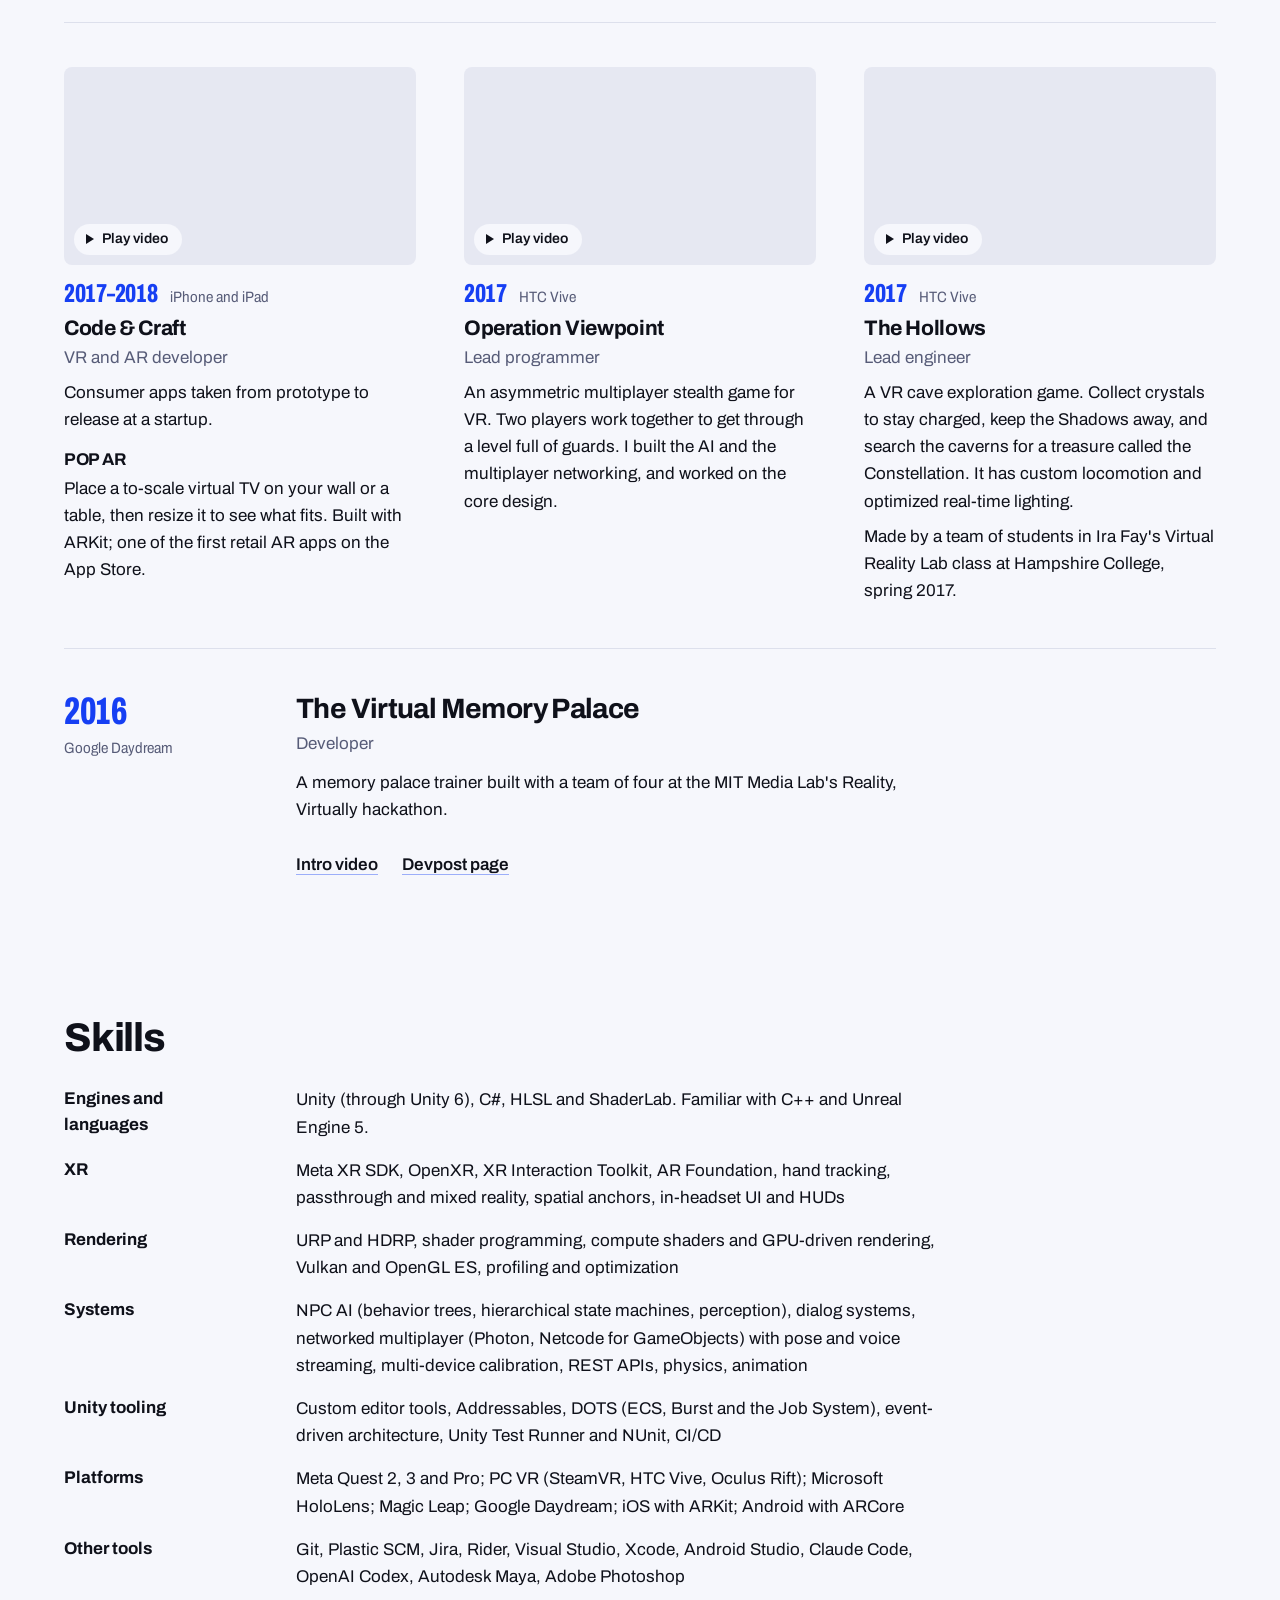
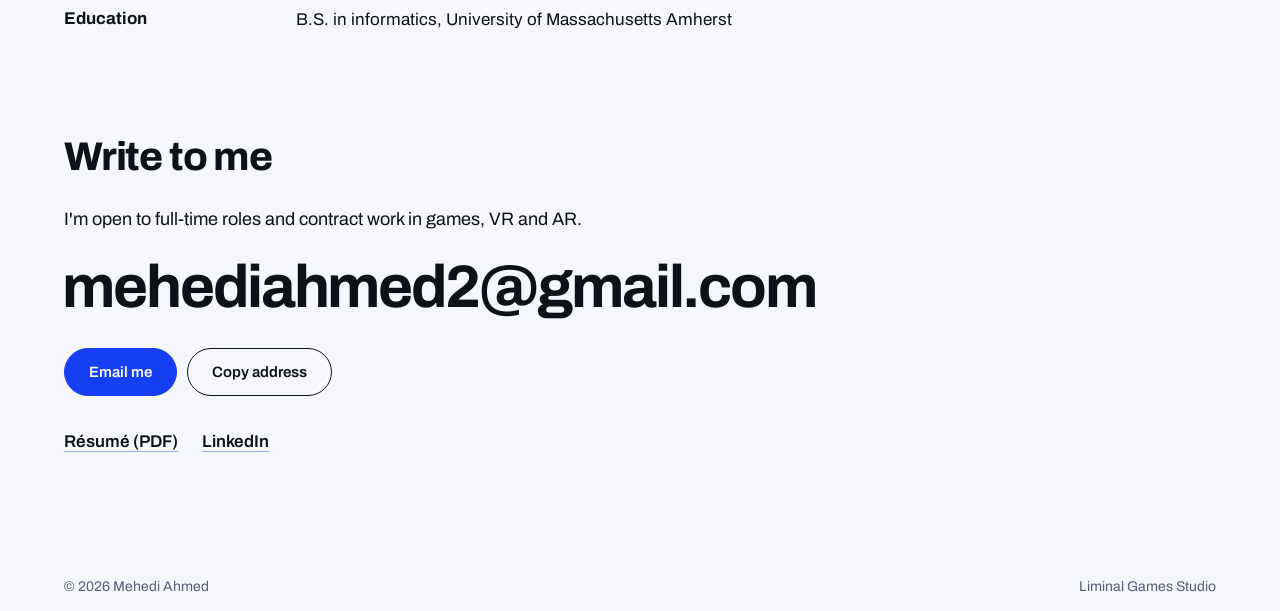
<file: the-hollows.html>
<!doctype html>
<html lang="en">
<head>
<meta charset="utf-8">
<meta name="viewport" content="width=device-width, initial-scale=1">
<title>The Hollows, Mehedi Ahmed</title>
<link rel="canonical" href="https://mehediahmed.com/">
<meta http-equiv="refresh" content="0; url=/#the-hollows">
</head>
<body>
<p>The Hollows is now at <a href="/#the-hollows">mehediahmed.com/#the-hollows</a>.</p>
</body>
</html>
</file>
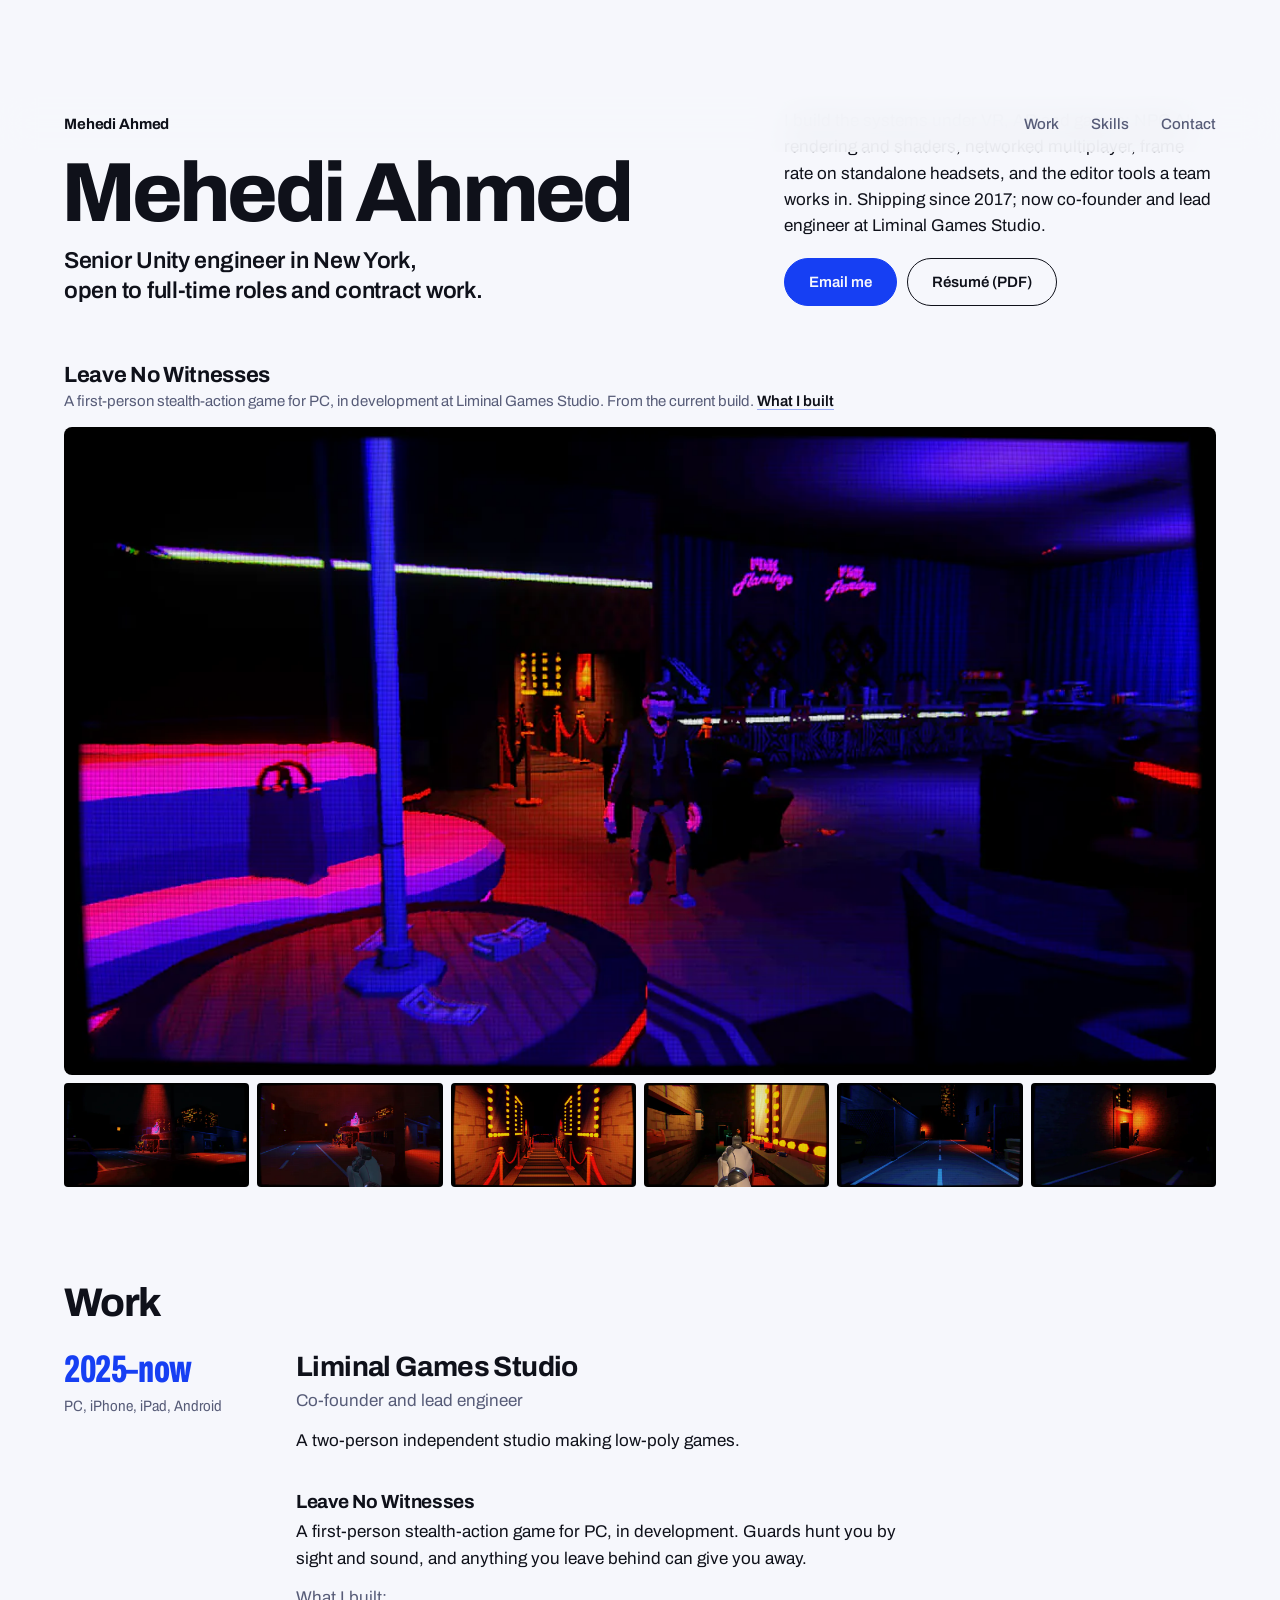
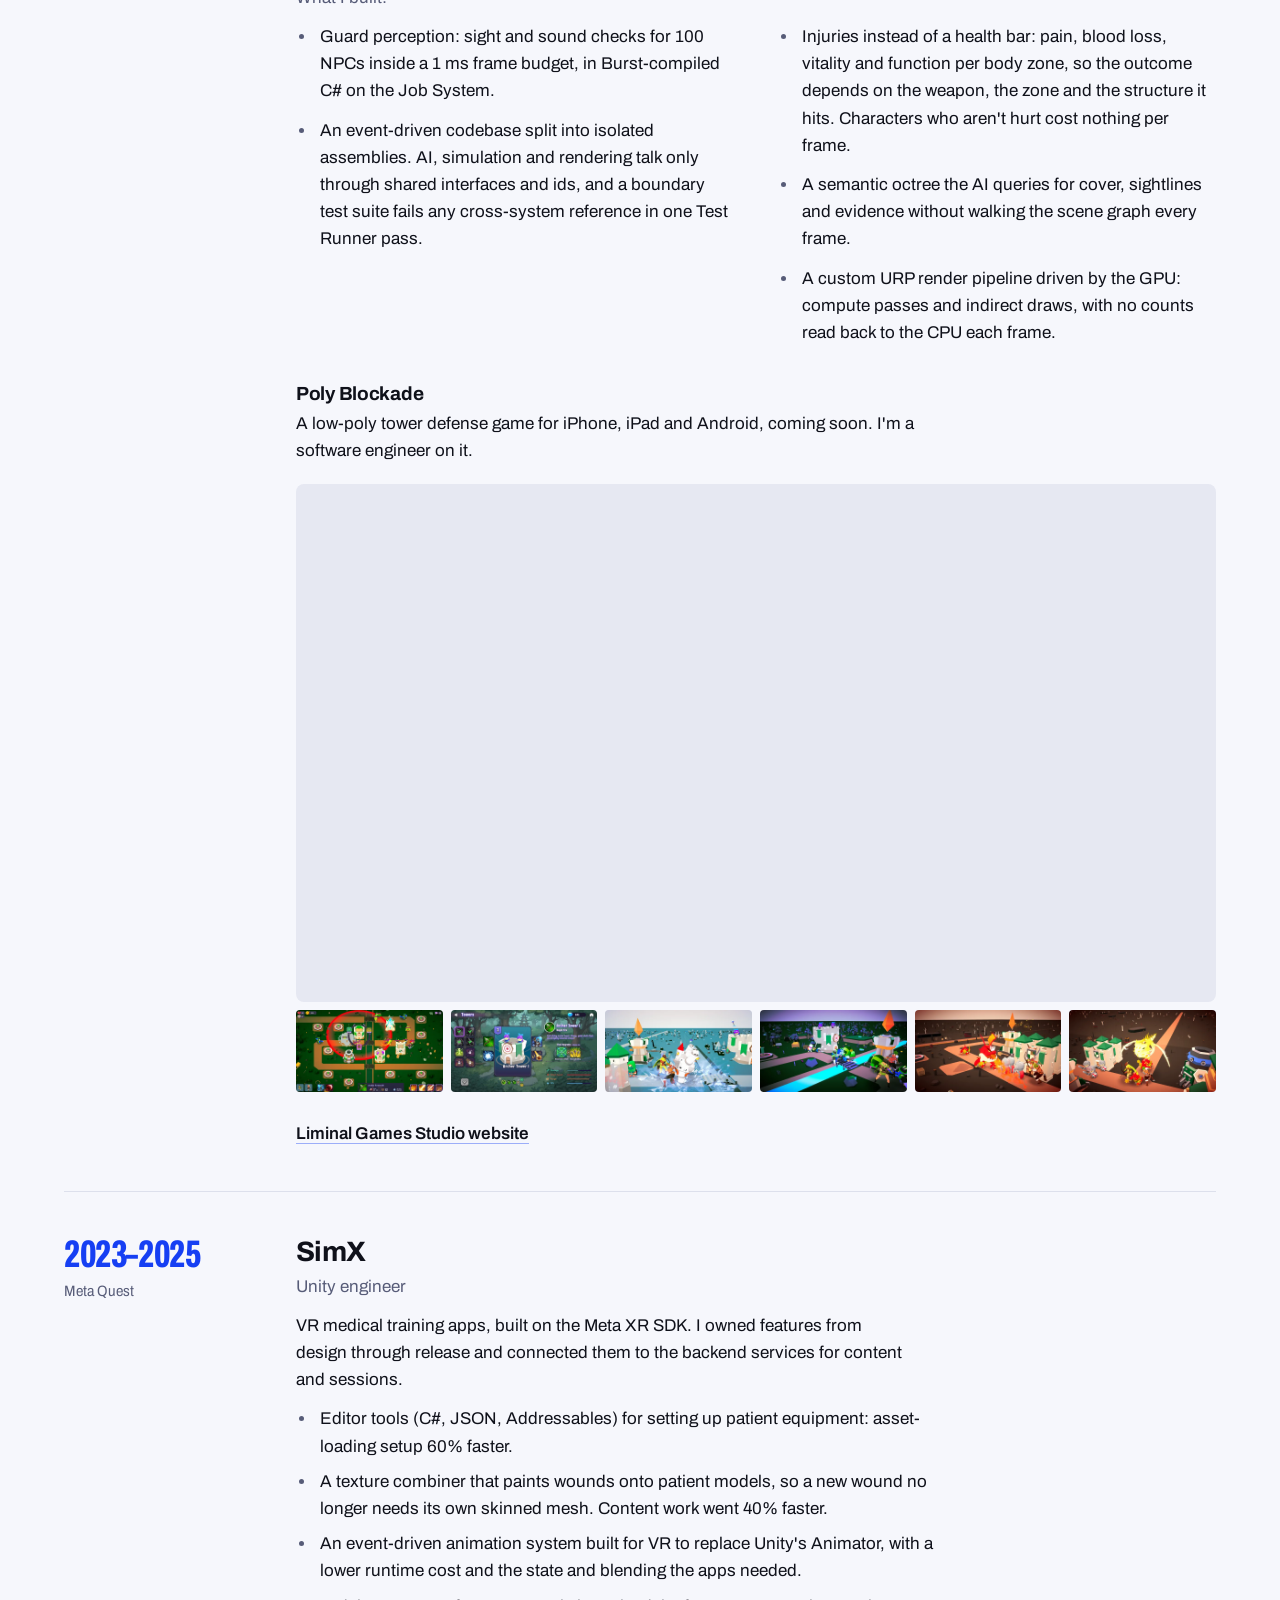
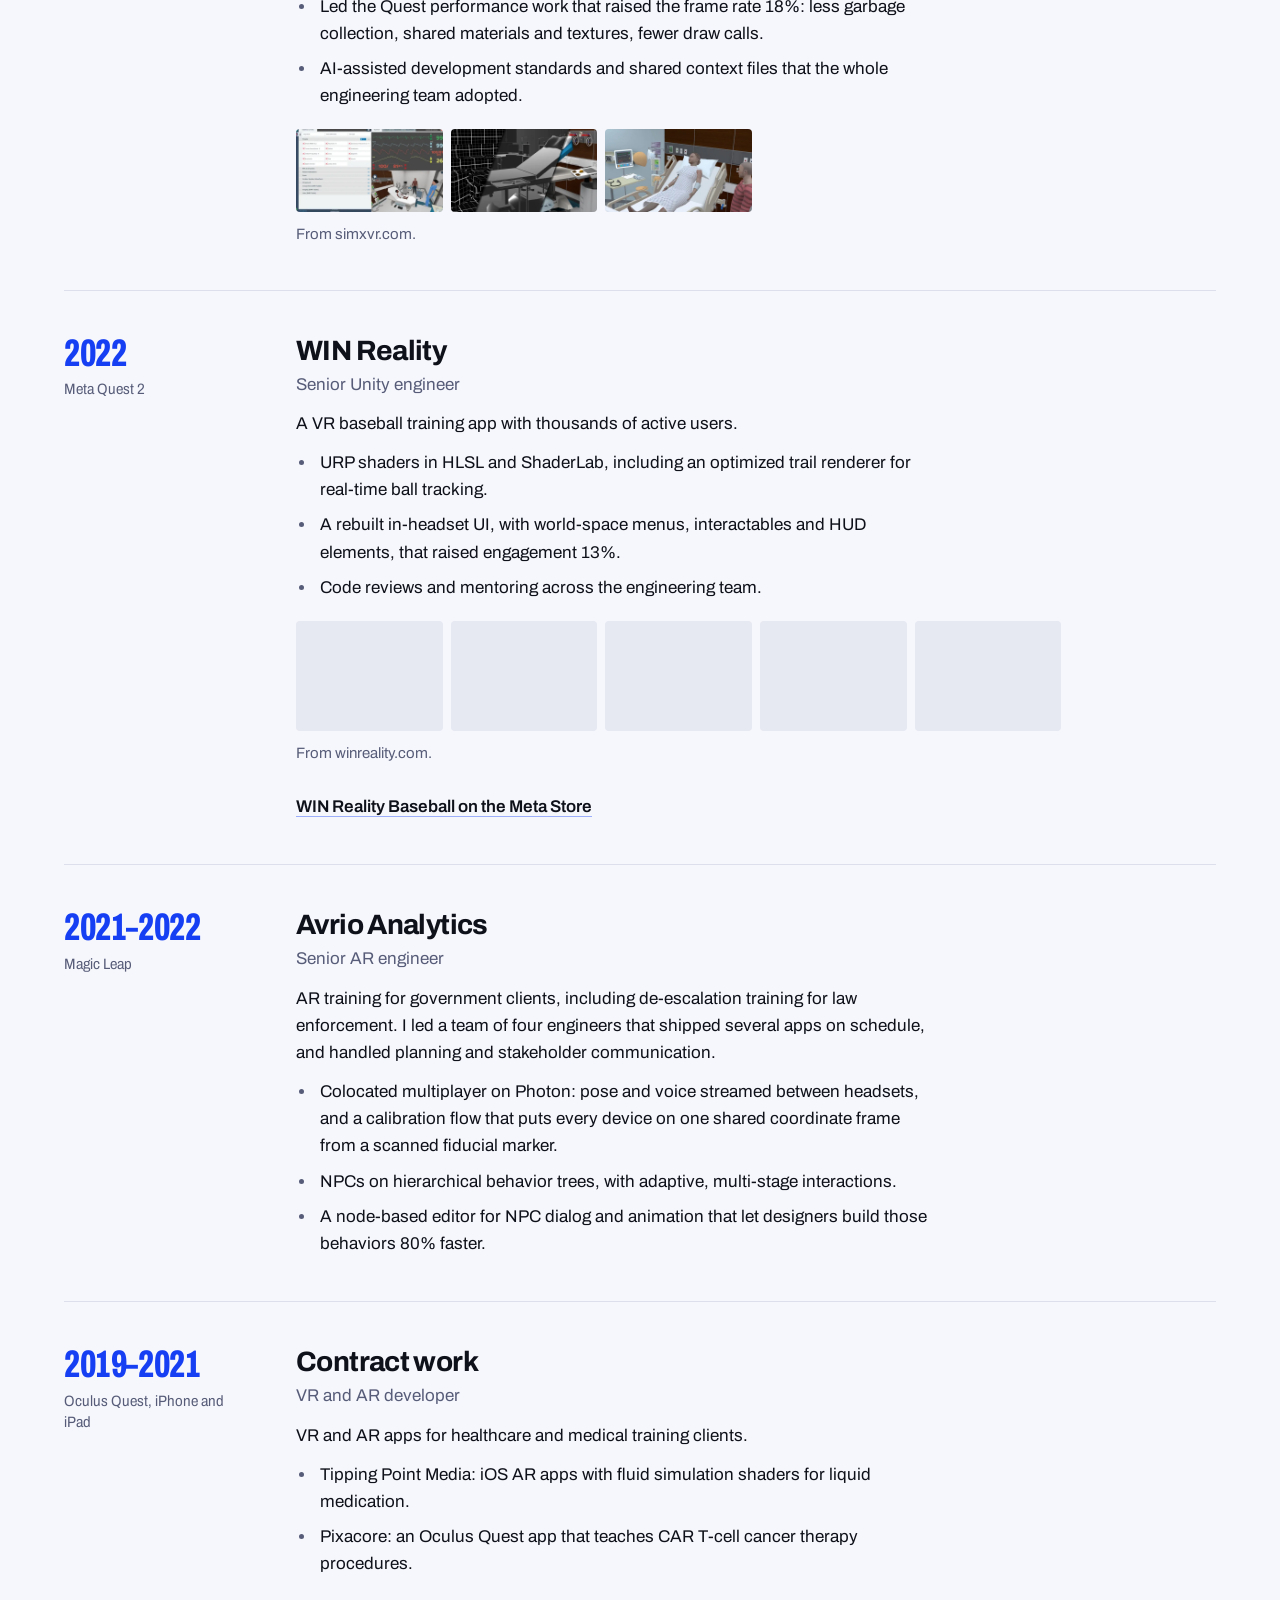
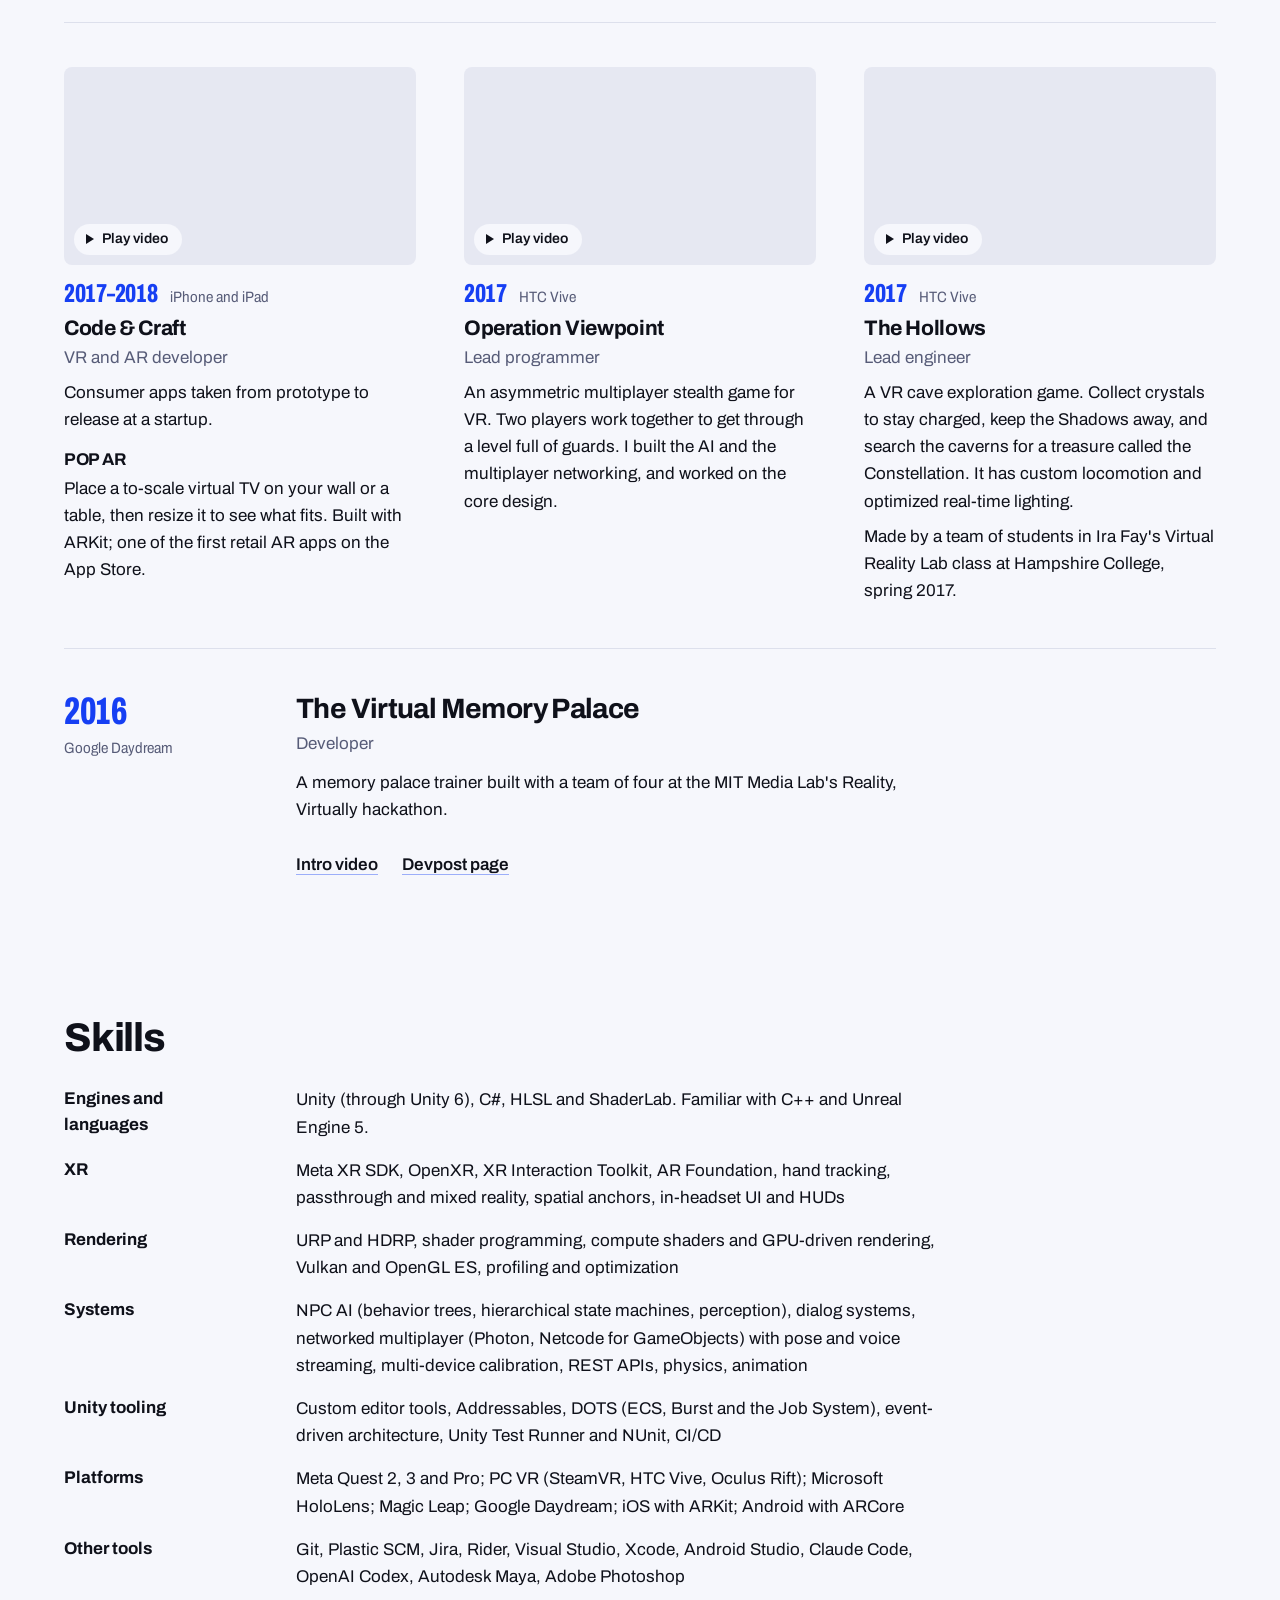
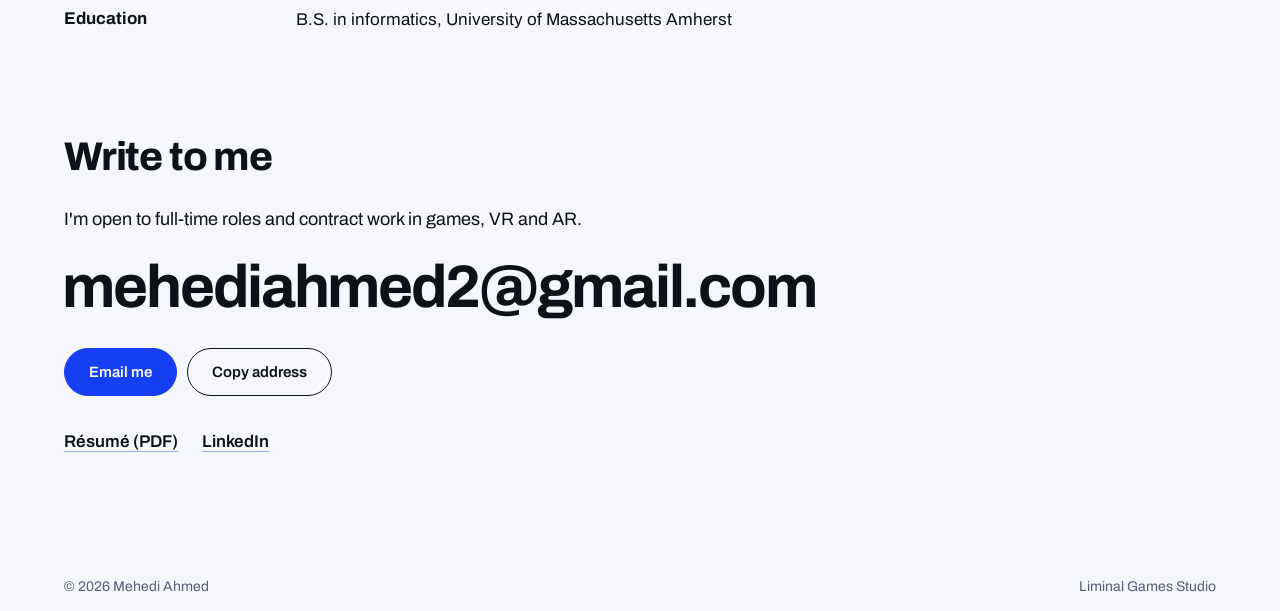
<file: the-virtual-memory-palace.html>
<!doctype html>
<html lang="en">
<head>
<meta charset="utf-8">
<meta name="viewport" content="width=device-width, initial-scale=1">
<title>The Virtual Memory Palace, Mehedi Ahmed</title>
<link rel="canonical" href="https://mehediahmed.com/">
<meta http-equiv="refresh" content="0; url=/#the-virtual-memory-palace">
</head>
<body>
<p>The Virtual Memory Palace is now at <a href="/#the-virtual-memory-palace">mehediahmed.com/#the-virtual-memory-palace</a>.</p>
</body>
</html>
</file>
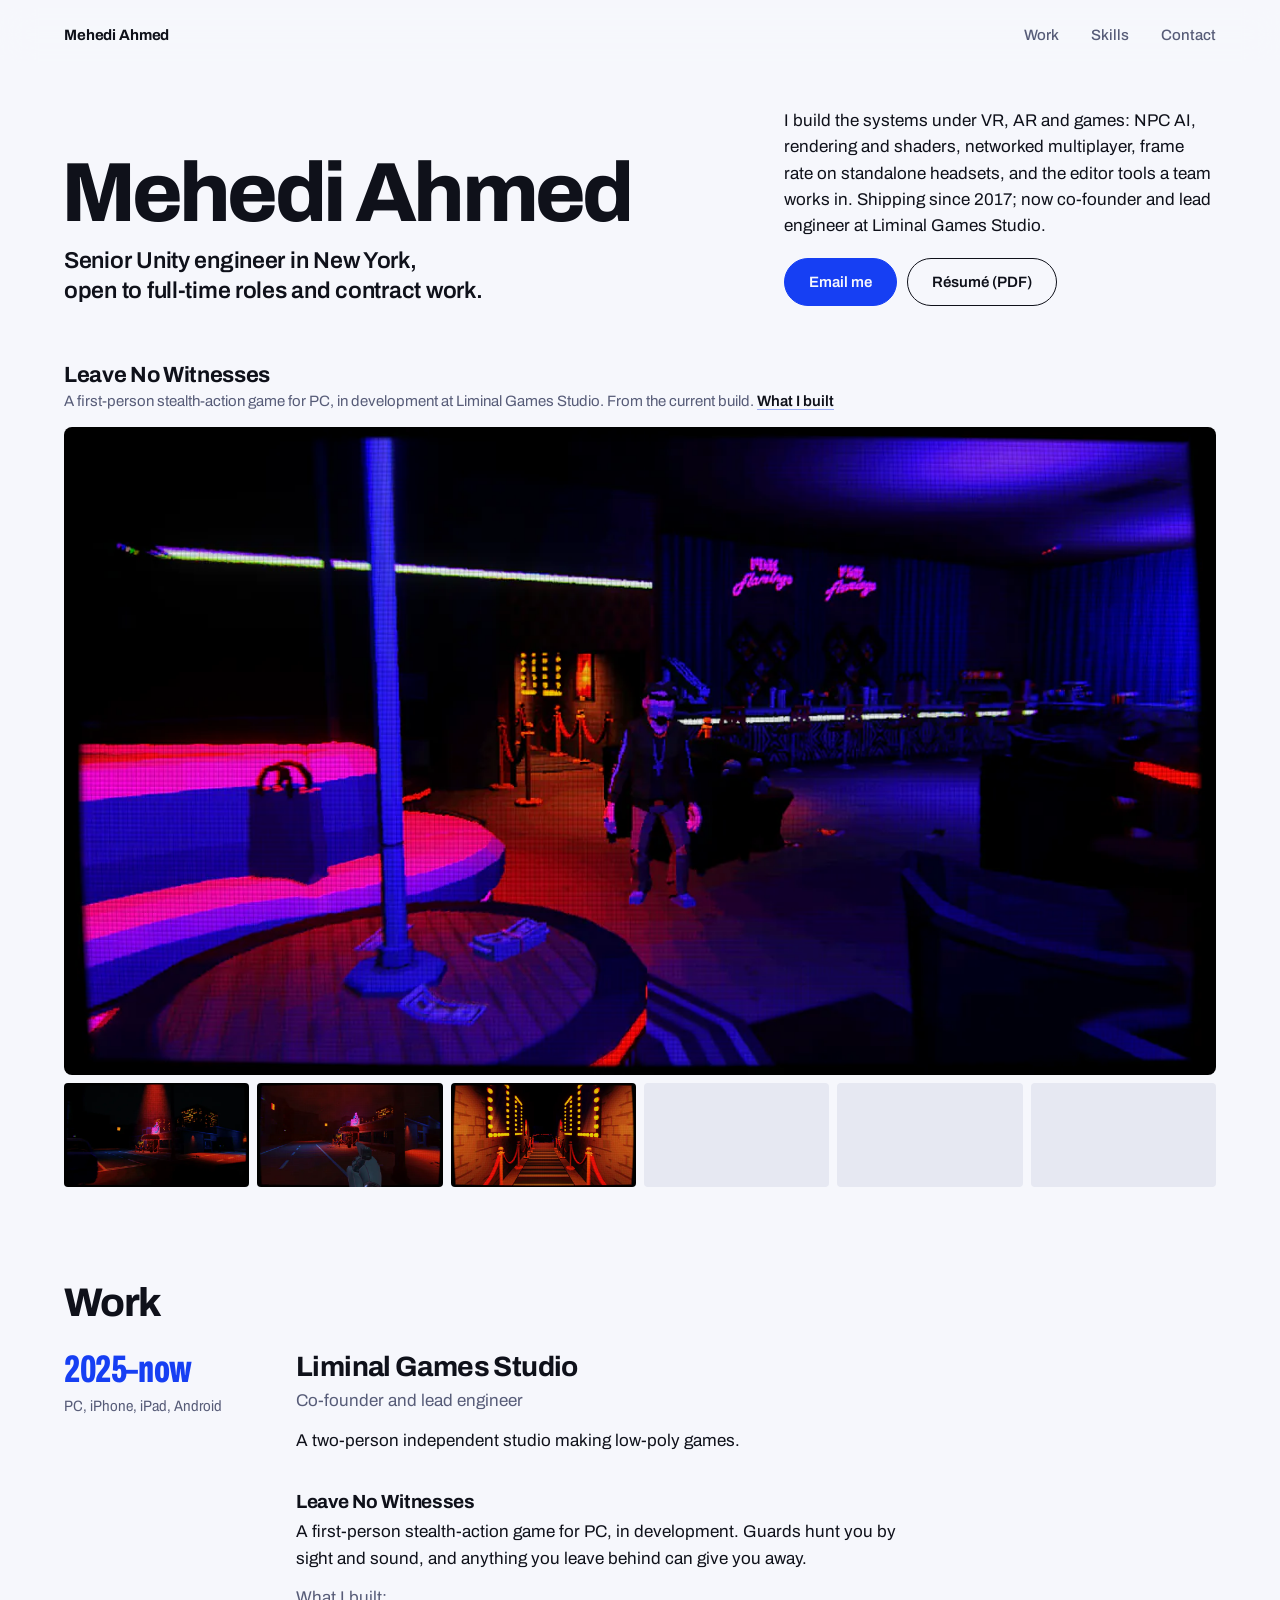
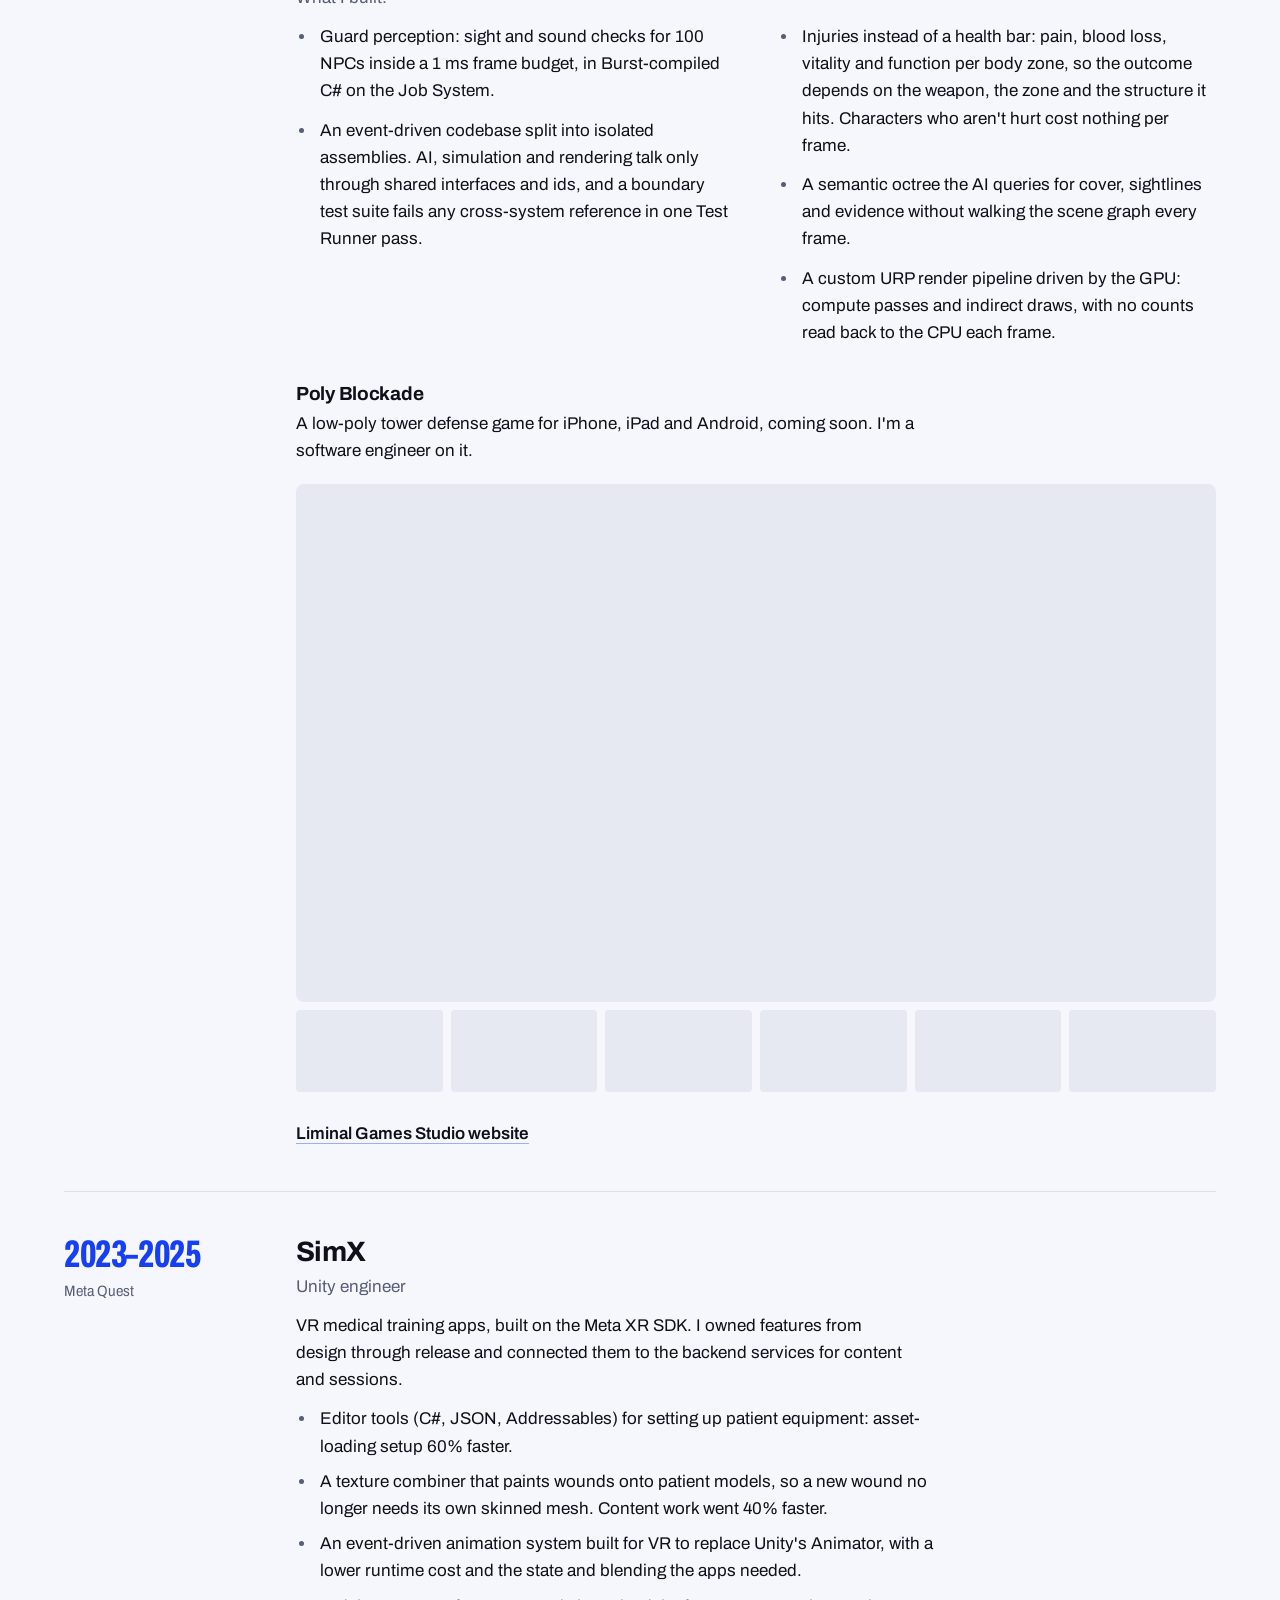
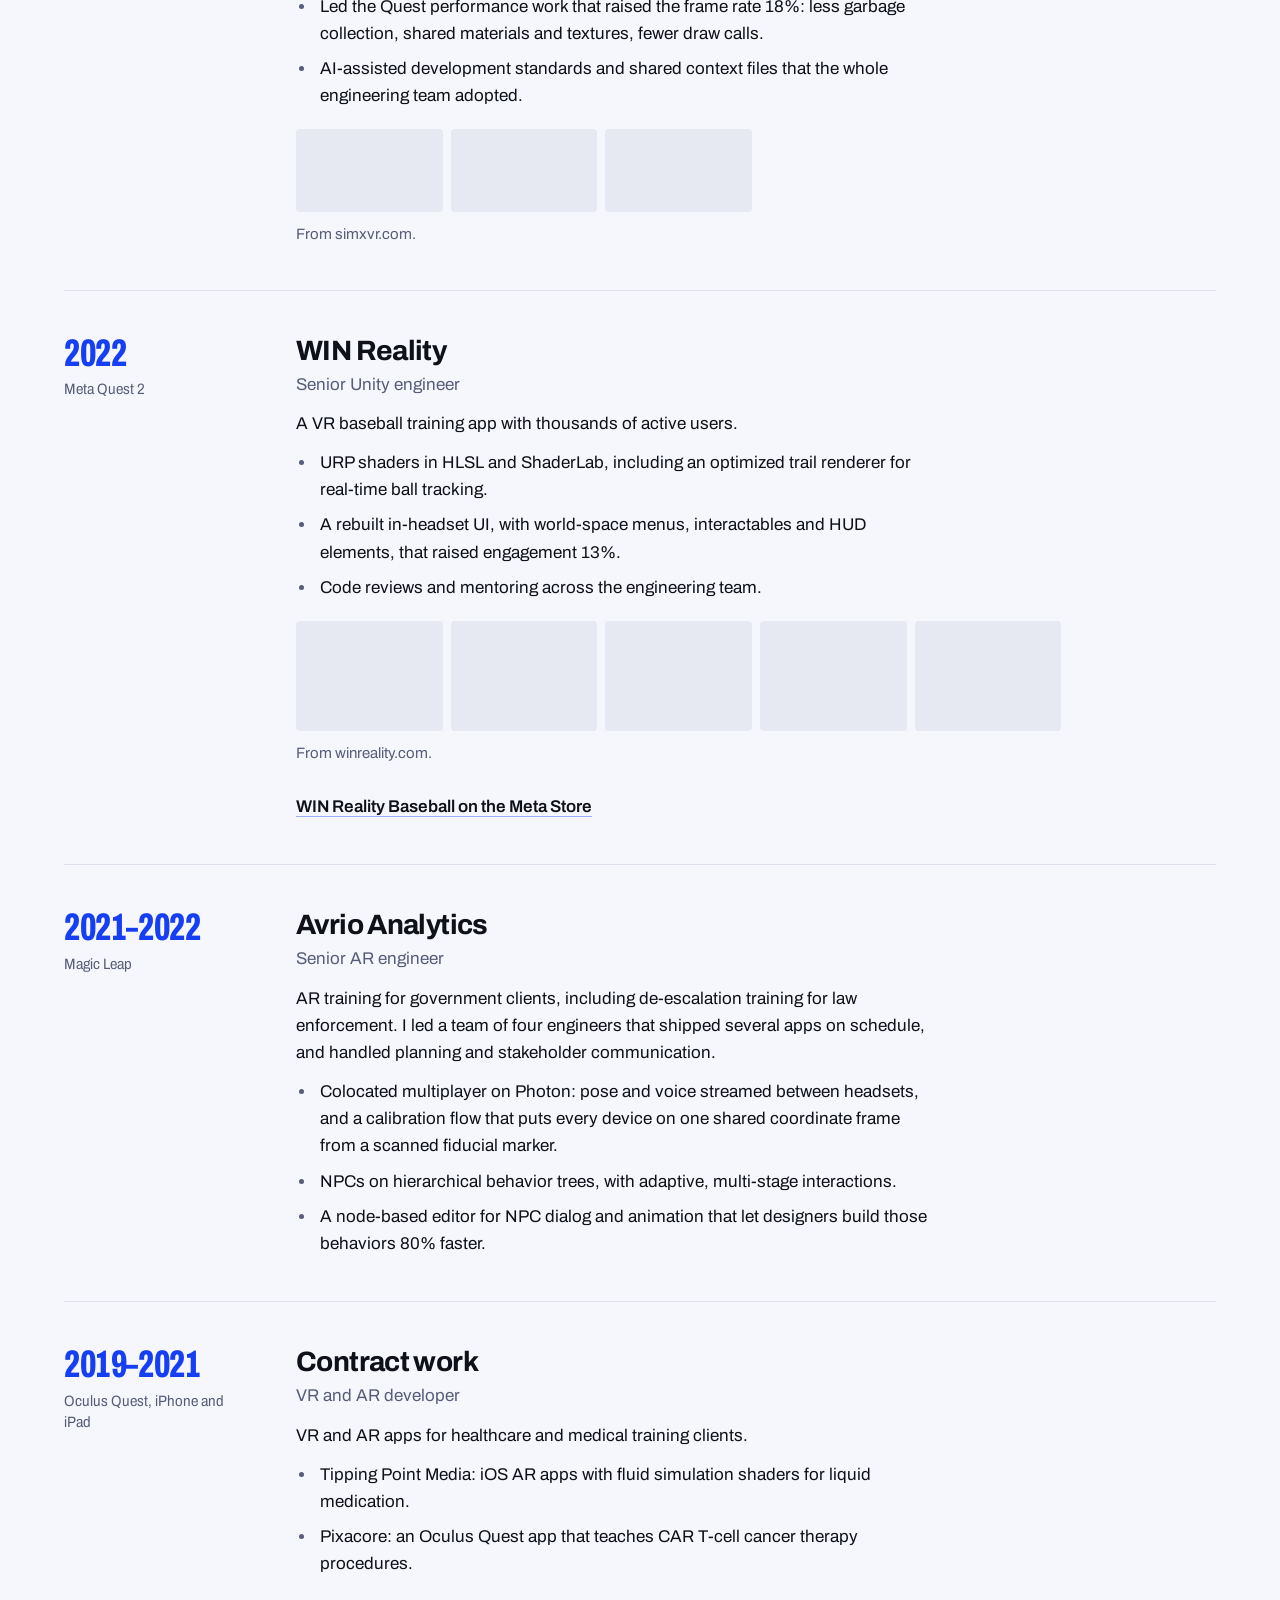
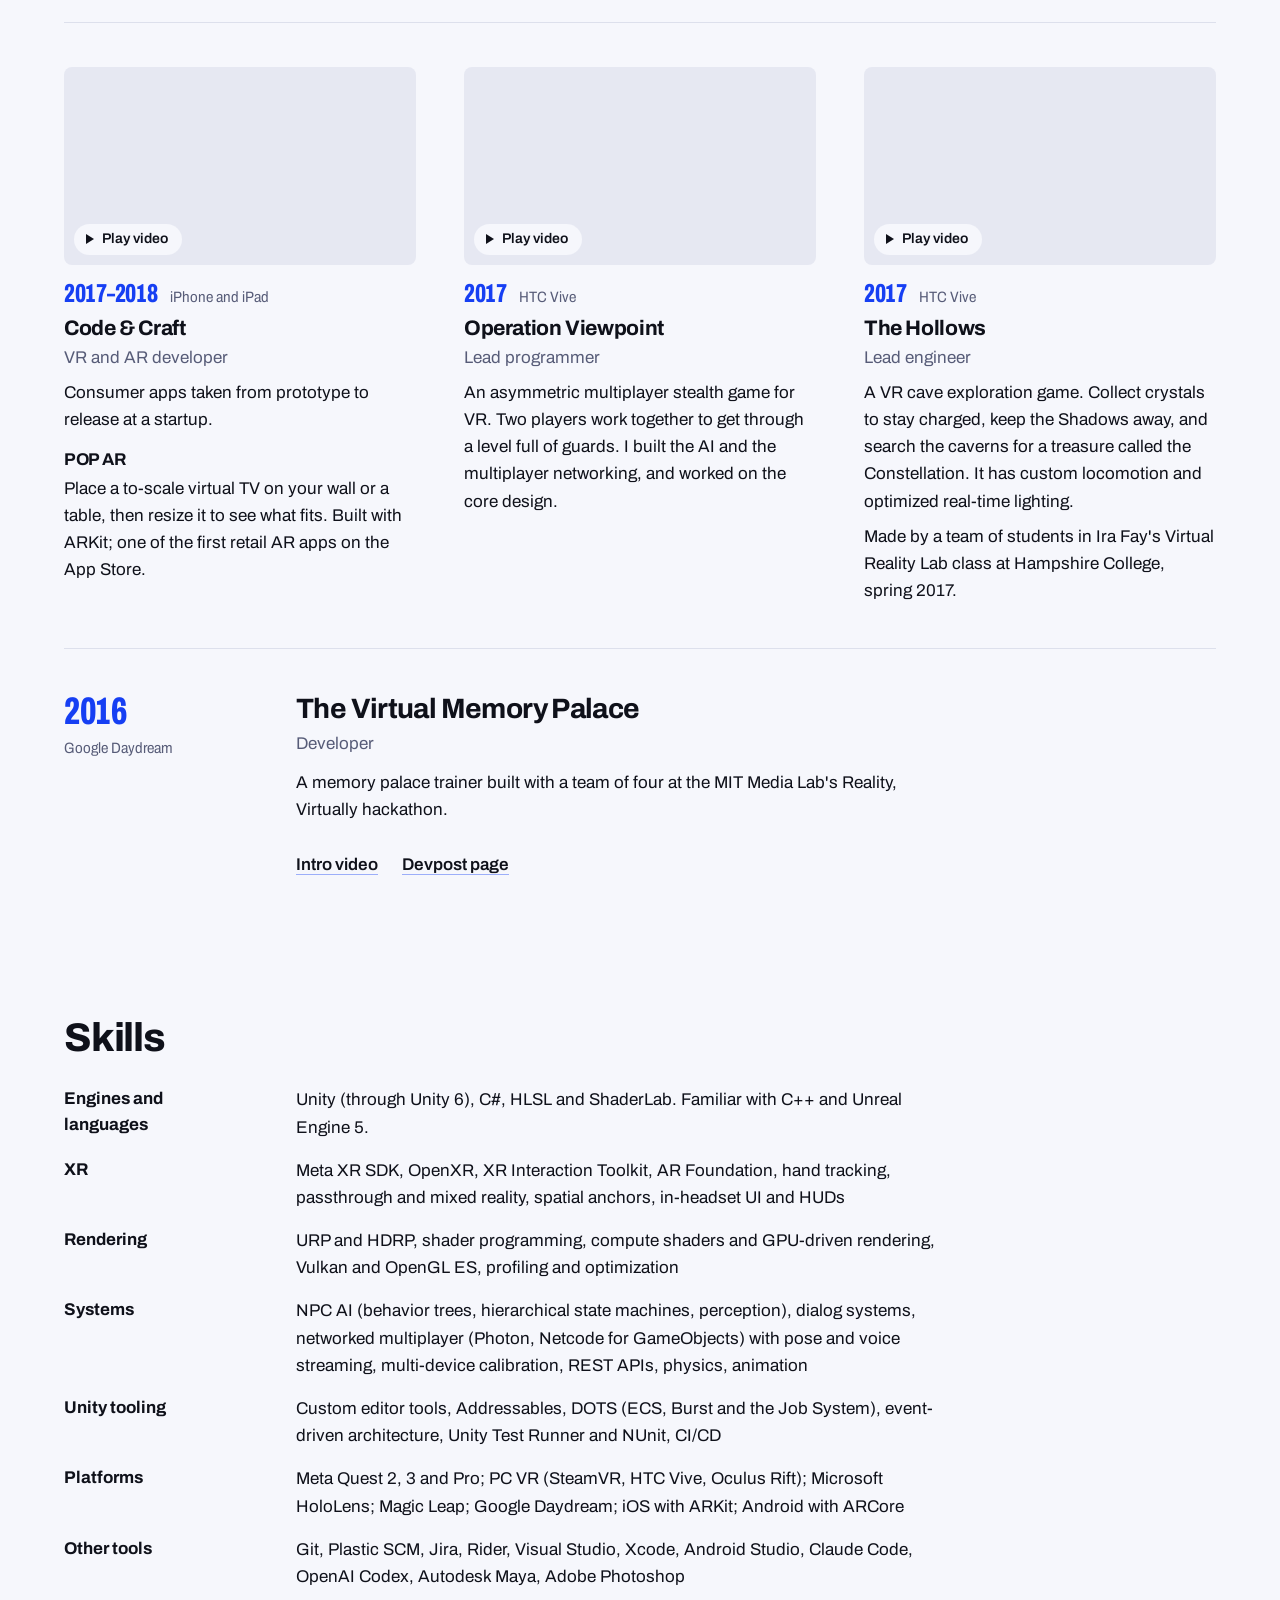
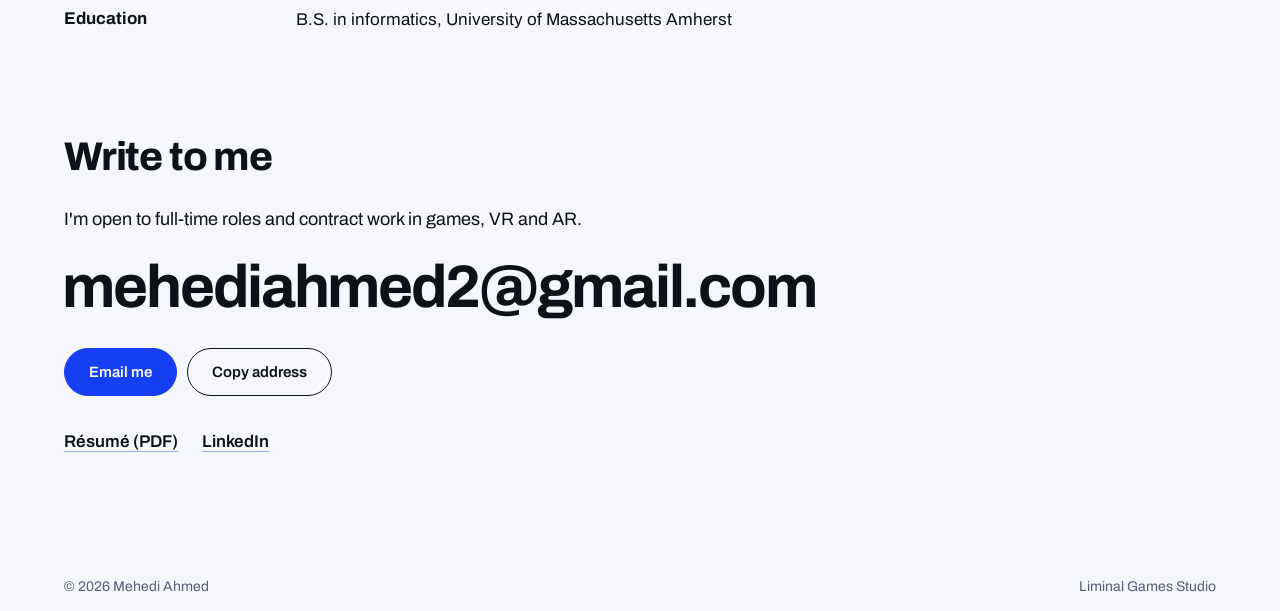
<file: work.html>
<!doctype html>
<html lang="en">
<head>
<meta charset="utf-8">
<meta name="viewport" content="width=device-width, initial-scale=1">
<title>Work, Mehedi Ahmed</title>
<link rel="canonical" href="https://mehediahmed.com/">
<meta http-equiv="refresh" content="0; url=/#work">
</head>
<body>
<p>This page is now at <a href="/#work">mehediahmed.com/#work</a>.</p>
</body>
</html>
</file>
<file: styles.css>
/* Mehedi Ahmed, portfolio.
   One page: an intro that ends in the Leave No Witnesses build, the work as a
   timeline (newest first), skills, contact.

   Type is Archivo, the family Liminal Games Studio's site uses, so the two
   read as related. Text sits at normal width. The timeline's years take the
   condensed end of the width axis, so the left column reads as a run of
   dates with the hardware each job shipped on beneath them. The skills hang
   off the same two columns, so the page lines up on them.

   Layout rules are written for wide screens first; the max-width blocks near
   the end take them down to one column for phones. */

:root {
  --gutter: clamp(16px, 4vw, 48px);
  --measure: 72rem;
  --text: 40rem;   /* reading width for paragraphs and lists */
  --when: 11.5rem; /* the timeline's date column */
  --col-gap: clamp(1.5rem, 4vw, 3rem);
  --header: 3.5rem;

  /* favicon.svg, favicon.ico, apple-touch-icon.png and the theme-color tags
     in index.html and 404.html repeat --bg and --fg; change them together */
  --bg: #f6f7fc;
  --fg: #0f111a;
  --muted: #575c78;
  --line: #dde0ec;
  --focus: #163ff3;
  /* Fills image and video frames until they load */
  --frame: #e6e8f2;
  /* The one accent: the timeline's years, the solid button, selection and
     link underlines. One blue in both themes, darker here so it reads on
     the light page. */
  --accent: #163ff3;
  --on-accent: #f6f7fc;

  /* The screenshot viewer is always night, so the screenshots carry the color */
  --viewer-bg: #08090f;
  --viewer-fg: #eceffd;
  --viewer-muted: #9298b8;

  /* Placeholder highlight for text that must be filled in before launch */
  --todo-bg: #ffe08a;
  --todo-fg: #14172f;

  --font: "Archivo", "Helvetica Neue", Arial, sans-serif;
  --ease-out: cubic-bezier(0.2, 0.7, 0.2, 1);
}
@media (prefers-color-scheme: dark) {
  :root:not([data-theme="light"]) {
    --bg: #08090f;
    --fg: #eceffd;
    --muted: #9298b8;
    --line: #1f2236;
    --focus: #7b93ff;
    --frame: #141726;
    --accent: #7b93ff;
    --on-accent: #08090f;
    --viewer-bg: #040508;
    --viewer-fg: #eceffd;
    --viewer-muted: #9298b8;
    color-scheme: dark;
  }
}
:root[data-theme="dark"] {
  --bg: #08090f;
  --fg: #eceffd;
  --muted: #9298b8;
  --line: #1f2236;
  --focus: #7b93ff;
  --frame: #141726;
  --accent: #7b93ff;
  --on-accent: #08090f;
  --viewer-bg: #040508;
  --viewer-fg: #eceffd;
  --viewer-muted: #9298b8;
  color-scheme: dark;
}

/* Base */
*, *::before, *::after { box-sizing: border-box; }
/* Otherwise a class that sets display, like .btn, would show a hidden element */
[hidden] { display: none !important; }
html {
  scroll-behavior: smooth;
  scroll-padding-top: calc(var(--header) + 1rem);
}
body {
  margin: 0;
  padding-inline: var(--gutter);
  background: var(--bg);
  color: var(--fg);
  font-family: var(--font);
  font-size: 1.0625rem;
  line-height: 1.6;
  -webkit-font-smoothing: antialiased;
  -moz-osx-font-smoothing: grayscale;
}
.wrap { max-width: var(--measure); margin-inline: auto; }
::selection { background: var(--accent); color: var(--on-accent); }
a {
  color: inherit;
  text-decoration-thickness: 1px;
  text-decoration-color: color-mix(in srgb, var(--accent) 40%, transparent);
  text-underline-offset: 0.22em;
  transition: text-decoration-color 0.2s ease;
}
a:hover { text-decoration-color: var(--accent); }
:focus-visible { outline: 2px solid var(--focus); outline-offset: 3px; }

.visually-hidden {
  position: absolute;
  width: 1px;
  height: 1px;
  overflow: hidden;
  clip-path: inset(50%);
  white-space: nowrap;
}

/* Header. Stays at the top, frosted, so the sections are one tap away. */
.site-header {
  position: sticky;
  top: 0;
  z-index: 10;
  margin-inline: calc(var(--gutter) * -1);
  padding-inline: var(--gutter);
  background: color-mix(in srgb, var(--bg) 88%, transparent);
  -webkit-backdrop-filter: blur(16px) saturate(1.5);
  backdrop-filter: blur(16px) saturate(1.5);
}
.site-header-inner {
  display: flex;
  flex-wrap: wrap;
  align-items: center;
  justify-content: space-between;
  column-gap: 1rem;
  min-height: var(--header);
}
.site-name {
  font-size: 0.9375rem;
  font-weight: 700;
  letter-spacing: -0.01em;
  text-decoration: none;
}
.site-nav ul {
  display: flex;
  gap: clamp(1rem, 3vw, 2rem);
  margin: 0;
  padding: 0;
  list-style: none;
}
.site-nav a {
  display: block;
  padding-block: 0.75rem;
  color: var(--muted);
  font-size: 0.9375rem;
  font-weight: 500;
  text-decoration: none;
  transition: color 0.2s ease;
}
.site-nav a:hover { color: var(--fg); }

/* Buttons */
.btn {
  display: inline-flex;
  align-items: center;
  justify-content: center;
  min-height: 3rem;
  padding: 0.5rem 1.5rem;
  border: 1.5px solid var(--fg);
  border-radius: 999px;
  background: transparent;
  color: var(--fg);
  cursor: pointer;
  font: inherit;
  font-size: 0.9375rem;
  font-weight: 600;
  text-decoration: none;
  transition: background-color 0.2s ease, border-color 0.2s ease;
}
.btn:hover { background: color-mix(in srgb, var(--fg) 8%, transparent); }
.btn--solid { border-color: var(--accent); background: var(--accent); color: var(--on-accent); }
.btn--solid:hover {
  border-color: color-mix(in srgb, var(--accent) 84%, var(--bg));
  background: color-mix(in srgb, var(--accent) 84%, var(--bg));
}
.actions { display: flex; flex-wrap: wrap; align-items: center; gap: 0.625rem; }

/* Intro: who, what and how to reach him, then the build itself, so a visitor
   sees the work before the first paragraph about it. On wide screens the
   name sits left and the lead right; the source order (name, title, lead,
   buttons) is the reading order at every width. */
.intro { padding-block: clamp(1.25rem, 4.5vw, 3.25rem) 0; }
.intro-text {
  display: grid;
  gap: 1.125rem var(--col-gap);
}
.intro h1 {
  margin: 0 0 0 -0.04em;
  font-size: clamp(2.75rem, 7.2vw, 5.25rem);
  font-weight: 760;
  line-height: 0.92;
  letter-spacing: -0.045em;
}
.intro .title {
  max-width: 26em;
  margin: 0.875rem 0 0;
  font-size: clamp(1.125rem, 1.9vw, 1.4375rem);
  font-weight: 600;
  line-height: 1.3;
  letter-spacing: -0.012em;
  text-wrap: balance;
}
.lead {
  max-width: 34rem;
  margin: 0;
  line-height: 1.55;
  text-wrap: pretty;
}
.intro .actions { margin-top: 1.125rem; }
.intro .gallery { margin-top: clamp(2.25rem, 5vw, 3.5rem); }

/* Section headings */
.section-title {
  margin: 0 0 clamp(1rem, 3vw, 1.75rem);
  font-size: clamp(1.75rem, 3.6vw, 2.5rem);
  font-weight: 750;
  line-height: 1;
  letter-spacing: -0.03em;
}
.work { padding-top: clamp(3.5rem, 8vw, 6rem); }

/* Timeline. Each entry is a row: the years and platforms on the left,
   held in view while you read the entry, and the work on the right. */
.entry {
  display: grid;
  grid-template-columns: var(--when) minmax(0, 1fr);
  grid-template-areas: "when head" "when body";
  grid-template-rows: auto 1fr;
  column-gap: var(--col-gap);
  padding-block: clamp(1.75rem, 4.5vw, 2.75rem);
  border-top: 1px solid var(--line);
}
/* The rule sits between entries, so the first one goes without */
.section-title + .entry { padding-top: 0; border-top: 0; }
.entry-head { grid-area: head; }
.entry-body { grid-area: body; }
.when {
  grid-area: when;
  align-self: start;
  position: sticky;
  top: calc(var(--header) + 1.25rem);
  margin: 0;
}
.years {
  display: block;
  color: var(--accent);
  font-size: clamp(1.75rem, 3vw, 2.5rem);
  font-stretch: 62%;
  font-weight: 800;
  font-variant-numeric: tabular-nums;
  line-height: 0.95;
  letter-spacing: -0.01em;
}
.platforms {
  display: block;
  margin-top: 0.5rem;
  color: var(--muted);
  font-size: 0.9375rem;
  font-stretch: 87.5%;
  line-height: 1.4;
}
.entry h3 {
  margin: 0;
  font-size: clamp(1.375rem, 2.4vw, 1.75rem);
  font-weight: 720;
  line-height: 1.15;
  letter-spacing: -0.022em;
}
.role { margin: 0.25rem 0 0; color: var(--muted); }
.entry-body p,
.points { max-width: var(--text); }
.entry-body p { margin: 0.75rem 0 0; text-wrap: pretty; }
.points { margin: 0.75rem 0 0; padding-left: 1.25rem; }
.points li { padding-left: 0.25rem; }
.points li + li { margin-top: 0.5rem; }
.points li::marker { color: var(--muted); }

/* A game or app inside an entry */
.project { margin-top: 2.25rem; }
.project h4 {
  margin: 0;
  font-size: 1.1875rem;
  font-weight: 700;
  line-height: 1.25;
  letter-spacing: -0.015em;
}
.project h4 + p { margin-top: 0.25rem; }
.built { color: var(--muted); }

.links { display: flex; flex-wrap: wrap; gap: 0.5rem 1.5rem; }
.links a { font-weight: 600; }
.entry-body .links { margin-top: 1.75rem; }

/* Screenshots. Every shot is a thumbnail, six to a row (three on phones),
   so within the timeline every gallery's thumbnails are the same size. A
   .gallery--lead also runs its first shot the full column: current work
   gets one, older roles get the thumbnails alone. Keep one aspect ratio
   within a gallery so its row lines up. Each shot opens the viewer, or the
   full-size image without script. */
.gallery { margin: 1.25rem 0 0; }
.gallery-shots {
  display: grid;
  grid-template-columns: repeat(6, minmax(0, 1fr));
  gap: 0.5rem;
  margin: 0;
  padding: 0;
  list-style: none;
}
.gallery-shots a {
  display: block;
  overflow: hidden;
  border-radius: 0.25rem;
  background: var(--frame);
  cursor: zoom-in;
}
.gallery-shots img {
  display: block;
  width: 100%;
  height: auto;
  transition: transform 0.5s var(--ease-out);
}
.gallery-shots a:hover img { transform: scale(1.05); }
.gallery--lead li:first-child { grid-column: 1 / -1; }
.gallery--lead li:first-child a { border-radius: 0.5rem; }
.gallery--lead li:first-child a:hover img { transform: scale(1.015); }
.gallery figcaption {
  max-width: var(--text);
  margin-top: 0.75rem;
  color: var(--muted);
  font-size: 0.9375rem;
  line-height: 1.45;
}
.gallery figcaption a { color: var(--fg); font-weight: 600; }
/* A caption above the shots names the game before you see it */
.gallery figcaption:first-child { max-width: none; margin: 0 0 0.875rem; }
.gallery-name {
  display: block;
  margin-bottom: 0.125rem;
  color: var(--fg);
  font-size: clamp(1.1875rem, 1.8vw, 1.375rem);
  font-weight: 700;
  line-height: 1.25;
  letter-spacing: -0.015em;
}

/* Videos. Each starts as its poster frame, which links to YouTube. With the
   script, pressing it swaps in the player right here. */
.media { margin: 0; }
.video {
  position: relative;
  display: block;
  overflow: hidden;
  aspect-ratio: 16 / 9;
  border-radius: 0.5rem;
  background: var(--frame);
  color: var(--fg);
}
.video img {
  display: block;
  width: 100%;
  height: 100%;
  object-fit: cover;
}
/* POP AR's poster is square; this keeps the TV in the 16:9 frame */
#pop-ar .video img { object-position: 50% 72%; }
.video-play {
  position: absolute;
  left: 0.625rem;
  bottom: 0.625rem;
  display: inline-flex;
  align-items: center;
  gap: 0.5rem;
  padding: 0.4375rem 0.875rem 0.4375rem 0.75rem;
  border-radius: 999px;
  background: var(--bg);
  color: var(--fg);
  font-size: 0.875rem;
  font-weight: 600;
  line-height: 1.2;
  transition: background-color 0.2s ease, color 0.2s ease;
}
.video-play::before {
  content: "";
  border-left: 0.6em solid currentColor;
  border-block: 0.375em solid transparent;
}
.video:hover .video-play { background: var(--fg); color: var(--bg); }
.media iframe {
  display: block;
  width: 100%;
  aspect-ratio: 16 / 9;
  border: 0;
  border-radius: 0.5rem;
  background: var(--frame);
}

/* The 2017–18 games: three entries side by side, each topped by its video
   poster. The poster comes after the heading in the source, so screen
   readers meet the name first; the grid areas put it on top. */
.reel {
  display: grid;
  grid-template-columns: repeat(3, minmax(0, 1fr));
  gap: 2.5rem var(--col-gap);
  padding-block: clamp(1.75rem, 4.5vw, 2.75rem);
  border-top: 1px solid var(--line);
}
.reel .entry {
  grid-template-columns: minmax(0, 1fr);
  grid-template-areas: "media" "when" "head" "body";
  grid-template-rows: auto;
  align-content: start;
  padding: 0;
  border: 0;
}
.reel .media { grid-area: media; margin-bottom: 1rem; }
.reel .when {
  position: static;
  display: flex;
  flex-wrap: wrap;
  align-items: baseline;
  gap: 0.125rem 0.75rem;
  margin-bottom: 0.5rem;
}
.reel .years { font-size: 1.625rem; }
.reel .platforms { margin-top: 0; }
.reel h3 { font-size: 1.3125rem; letter-spacing: -0.018em; }
.reel .entry-body p { margin-top: 0.5rem; }
.reel .project { margin-top: 1rem; }
.reel .project h4 { font-size: 1.0625rem; }
.reel .project h4 + p { margin-top: 0.25rem; }

/* Skills, laid out on the timeline's columns */
.skills { padding-top: clamp(3.5rem, 8vw, 6rem); }
.skills dl {
  display: grid;
  grid-template-columns: var(--when) minmax(0, var(--text));
  gap: 1rem var(--col-gap);
  margin: 0;
}
.skills dt { font-weight: 700; line-height: 1.5; }
.skills dd { margin: 0; }

/* Contact */
.contact { padding-block: clamp(4rem, 9vw, 6.5rem) clamp(3rem, 7vw, 5rem); }
.contact-intro { max-width: var(--text); margin: 0 0 1.25rem; font-size: 1.125rem; }
.contact-address {
  display: block;
  margin: 0 0 1.75rem -0.03em;
  /* Scales with the viewport so the address stays on one line on phones */
  font-size: clamp(1.25rem, 6.2vw, 3.75rem);
  font-weight: 700;
  line-height: 1.1;
  letter-spacing: -0.035em;
  overflow-wrap: anywhere;
}
.copy-status { color: var(--muted); font-size: 0.9375rem; }
.contact .links { margin-top: 2rem; }

/* 404.html: the intro's name and title styles, with room before the footer */
.not-found { padding-bottom: clamp(4rem, 12vw, 9rem); }
.not-found .actions { margin-top: 1.75rem; }

/* Footer */
.site-footer {
  display: flex;
  flex-wrap: wrap;
  justify-content: space-between;
  gap: 0.75rem 2rem;
  padding-block: 1.5rem 2.5rem;
  color: var(--muted);
  font-size: 0.875rem;
}
.site-footer a { text-decoration: none; }
.site-footer a:hover { color: var(--fg); }

/* Screenshot viewer: a full-screen dialog. The screenshots sit on one
   track you can swipe; the buttons and arrow keys step along it. */
.viewer {
  --step: 5.5rem; /* width of the side columns that hold the step buttons */
  width: 100%;
  height: 100%;
  max-width: none;
  max-height: none;
  margin: 0;
  padding: 0;
  border: 0;
  background: var(--viewer-bg);
  color: var(--viewer-fg);
}
.viewer[open] {
  display: grid;
  grid-template-columns: var(--step) minmax(0, 1fr) var(--step);
  grid-template-rows: auto minmax(0, 1fr) auto;
  grid-template-areas: "bar bar bar" "prev track next" ". status .";
  animation: viewer-in 0.2s ease-out;
}
.viewer::backdrop { background: var(--viewer-bg); }
:root:has(.viewer[open]) { overflow: hidden; }

.viewer-bar {
  grid-area: bar;
  display: flex;
  align-items: center;
  justify-content: space-between;
  gap: 1rem;
  padding: 0.75rem var(--gutter);
}
.viewer-title { margin: 0; font-weight: 650; }
.viewer-close {
  min-height: 2.75rem;
  padding: 0.375rem 1.25rem;
  border: 1.5px solid color-mix(in srgb, var(--viewer-fg) 35%, transparent);
  border-radius: 999px;
  background: transparent;
  color: var(--viewer-fg);
  cursor: pointer;
  font: inherit;
  font-size: 0.9375rem;
  font-weight: 600;
  transition: background-color 0.2s ease, border-color 0.2s ease;
}
.viewer-close:hover {
  border-color: var(--viewer-fg);
  background: color-mix(in srgb, var(--viewer-fg) 10%, transparent);
}

.viewer-track {
  grid-area: track;
  display: flex;
  margin: 0;
  padding: 0;
  overflow-x: auto;
  overflow-y: hidden;
  overscroll-behavior-x: contain;
  scroll-snap-type: x mandatory;
  scroll-behavior: smooth;
  scrollbar-width: none;
  list-style: none;
  container-type: size;
}
.viewer-track::-webkit-scrollbar { display: none; }
.viewer[open] .viewer-track { animation: viewer-rise 0.35s var(--ease-out); }
.viewer-slide {
  flex: 0 0 100%;
  display: grid;
  place-items: center;
  scroll-snap-align: start;
  scroll-snap-stop: always;
}
.viewer-slide img {
  display: block;
  /* As large as the track allows without cropping, and never past the
     file's own width, so small images aren't blown up */
  width: min(100cqw, 100cqh * var(--ratio), var(--max-width, 100cqw));
  height: auto;
  aspect-ratio: var(--ratio);
  border-radius: 0.5rem;
  background: color-mix(in srgb, var(--viewer-fg) 6%, transparent);
}

.viewer-step {
  align-self: center;
  justify-self: center;
  display: grid;
  place-items: center;
  width: 3rem;
  height: 3rem;
  padding: 0;
  border: 0;
  border-radius: 50%;
  background: color-mix(in srgb, var(--viewer-fg) 10%, transparent);
  color: var(--viewer-fg);
  cursor: pointer;
  transition: background-color 0.2s ease, opacity 0.2s ease;
}
.viewer-step:hover { background: color-mix(in srgb, var(--viewer-fg) 20%, transparent); }
/* A chevron drawn from two borders of a square */
.viewer-step::before {
  content: "";
  width: 0.625rem;
  height: 0.625rem;
  border-top: 2px solid currentColor;
  border-right: 2px solid currentColor;
  transform: translateX(-0.125rem) rotate(45deg);
}
.viewer-step--prev { grid-area: prev; }
.viewer-step--prev::before { transform: translateX(0.125rem) rotate(-135deg); }
.viewer-step--next { grid-area: next; }
.viewer-step[aria-disabled="true"] { opacity: 0.3; cursor: default; }
.viewer-step[aria-disabled="true"]:hover { background: color-mix(in srgb, var(--viewer-fg) 10%, transparent); }

.viewer-status {
  grid-area: status;
  display: flex;
  flex-direction: column;
  align-items: center;
  gap: 0.125rem;
  margin: 0;
  padding: 1rem 0 max(1.5rem, env(safe-area-inset-bottom));
  text-align: center;
}
.viewer-caption { font-weight: 600; }
.viewer-count {
  color: var(--viewer-muted);
  font-size: 0.9375rem;
  font-variant-numeric: tabular-nums;
}

@keyframes viewer-in { from { opacity: 0; } }
@keyframes viewer-rise { from { opacity: 0; transform: translateY(1rem) scale(0.98); } }

/* Placeholders. While any placeholder remains, a draft banner opens the page. It is
   generated here, not written in the HTML, so a page with no placeholders carries no
   draft text for reader modes or link previews to show. */
.todo {
  padding: 0 0.25em;
  border-radius: 2px;
  background: var(--todo-bg);
  color: var(--todo-fg);
}
body:has(.todo) > .wrap::before {
  content: "Draft. The highlighted items need your input before this goes live.";
  display: block;
  margin: 1rem 0 0;
  padding: 0.75rem 1rem;
  border-radius: 0.5rem;
  background: var(--todo-bg);
  color: var(--todo-fg);
}

/* Wide screens only: the intro splits in two, and long bullet lists pair up */
@media (min-width: 52rem) {
  .intro-text {
    grid-template-columns: minmax(0, 1fr) minmax(0, 27rem);
    align-items: end;
  }
  .lead { margin-bottom: 0.125rem; }
}
@media (min-width: 62rem) {
  /* Two balanced columns, read down the first, then the second */
  .points--pair {
    columns: 2;
    column-gap: 2.75rem;
    max-width: none;
    padding-left: 0;
  }
  .points--pair li {
    margin-left: 1.25rem;
    break-inside: avoid;
  }
  .points--pair li + li { margin-top: 0; }
  .points--pair li:not(:last-child) { margin-bottom: 0.75rem; }
}

/* Phones and narrow windows: one column. Each entry's dates sit above its
   title, so the timeline still reads down the page. */
@media (max-width: 52rem) {
  .entry,
  .skills dl { grid-template-columns: minmax(0, 1fr); }
  .entry {
    grid-template-areas: "when" "head" "body";
    grid-template-rows: auto;
  }
  .when {
    position: static;
    display: flex;
    flex-wrap: wrap;
    align-items: baseline;
    gap: 0.25rem 0.875rem;
    margin-bottom: 0.75rem;
  }
  .years { font-size: clamp(1.75rem, 8vw, 2.25rem); }
  .platforms { margin-top: 0; }
  .skills dl { row-gap: 0.125rem; }
  .skills dd + dt { margin-top: 1rem; }
}

/* The 2017–18 games on phones: one per row, a small poster beside the years
   and title, and the text full width beneath. The empty third row takes up
   any height the poster has over the years and title. */
@media (max-width: 48rem) {
  .reel { grid-template-columns: minmax(0, 1fr); gap: 2rem; }
  .reel .entry {
    grid-template-columns: minmax(0, 2fr) minmax(0, 3fr);
    grid-template-rows: auto auto 1fr auto;
    grid-template-areas: "media when" "media head" "media ." "body body";
    column-gap: 1rem;
  }
  .reel .media { align-self: start; margin-bottom: 0; }
  .reel .entry-body { margin-top: 0.25rem; }
  /* A playing video takes the full width again */
  .reel .entry:has(iframe) {
    grid-template-rows: auto;
    grid-template-areas: "media media" "when when" "head head" "body body";
  }
  .reel .entry:has(iframe) .media { margin-bottom: 1rem; }
  /* On a poster this small the play label becomes a round button. The
     words stay in the link for screen readers. */
  .reel .video-play {
    left: 0.375rem;
    bottom: 0.375rem;
    width: 2.25rem;
    height: 2.25rem;
    justify-content: center;
    gap: 0;
    padding: 0 0 0 0.125rem;
    font-size: 0;
  }
  .reel .video-play::before {
    border-left-width: 0.6875rem;
    border-block-width: 0.4375rem;
  }
}

@media (max-width: 40rem) {
  .gallery-shots { grid-template-columns: repeat(3, minmax(0, 1fr)); gap: 0.375rem; }

  /* The screenshot runs edge to edge; the step buttons drop below it */
  .viewer[open] {
    grid-template-columns: 4.5rem minmax(0, 1fr) 4.5rem;
    grid-template-areas: "bar bar bar" "track track track" "prev status next";
  }
  .viewer-slide img { border-radius: 0; }
}

@media (prefers-reduced-motion: reduce) {
  html { scroll-behavior: auto; }
  .viewer-track { scroll-behavior: auto; }
  .viewer[open],
  .viewer[open] .viewer-track { animation: none; }
  a, .btn, .site-nav a, .video-play, .viewer-close, .viewer-step,
  .gallery-shots img { transition: none; }
  .gallery-shots a:hover img,
  .gallery--lead li:first-child a:hover img { transform: none; }
}
</file>
